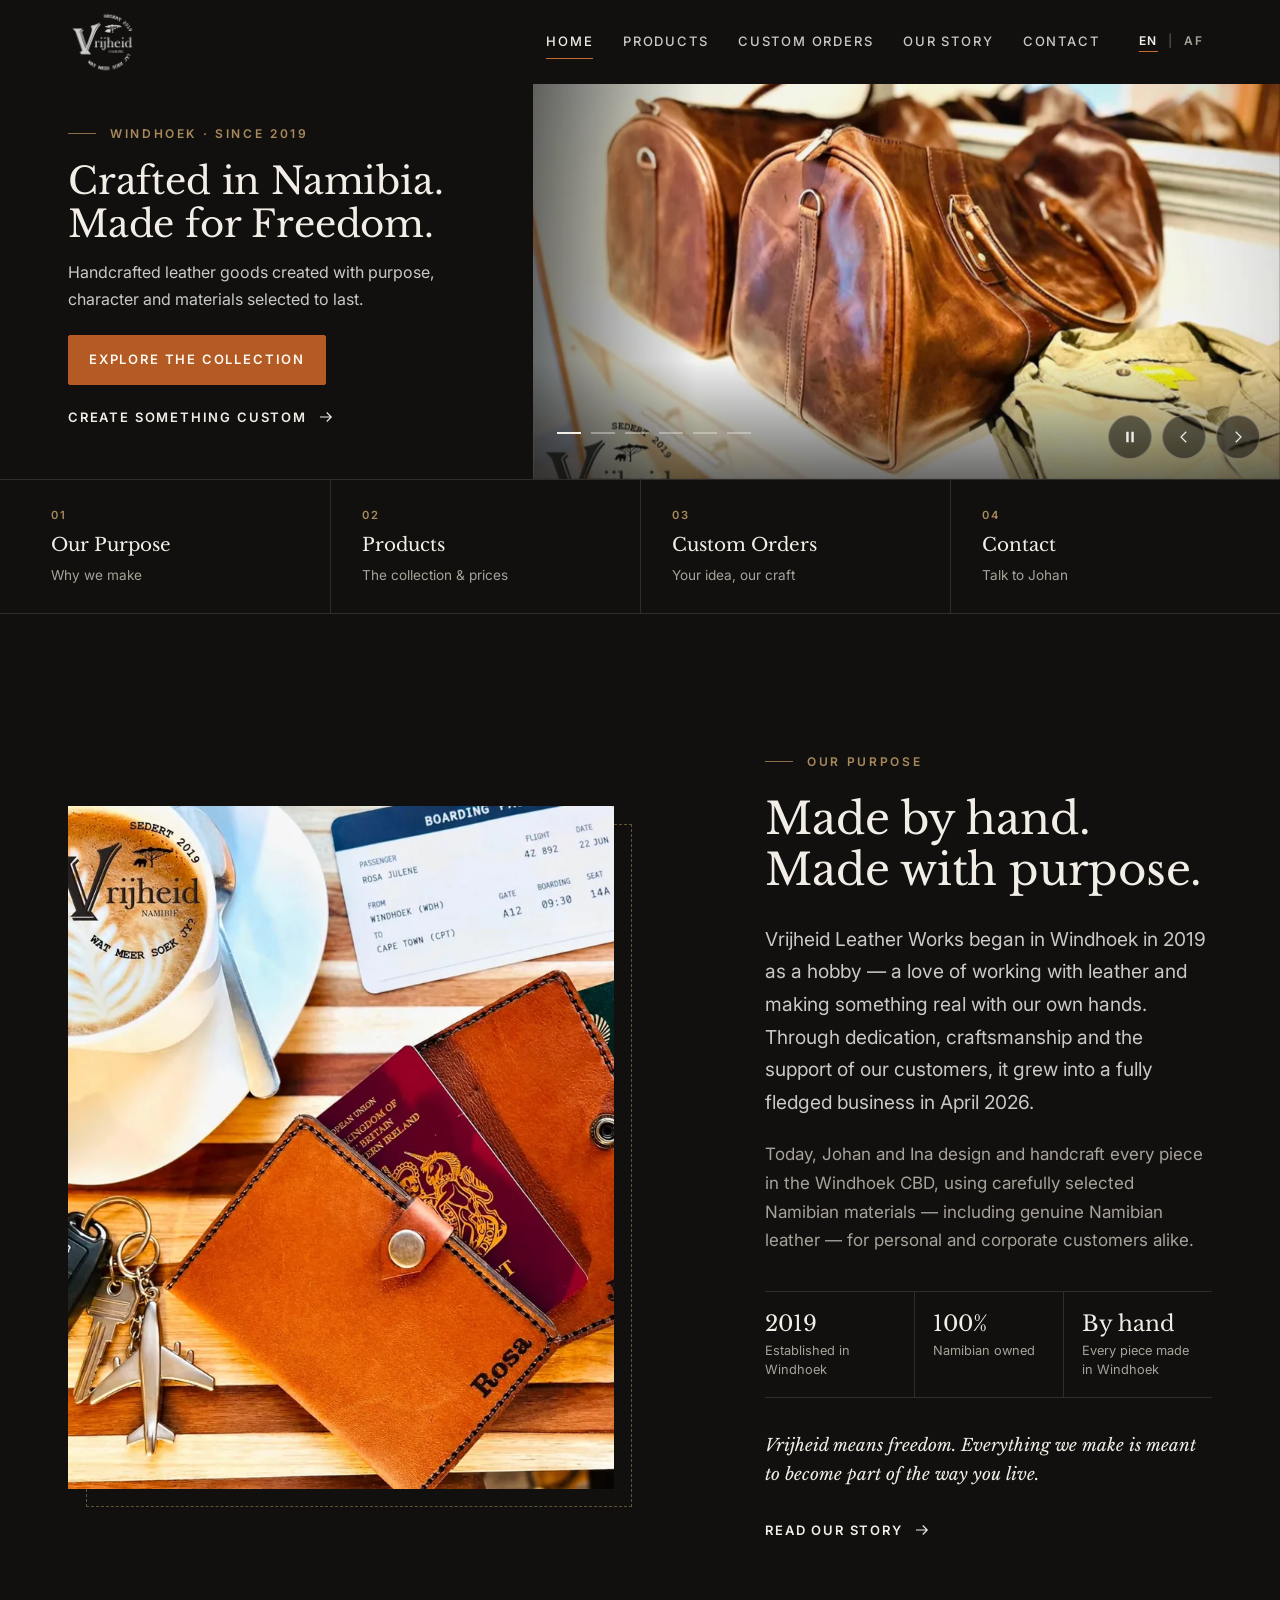
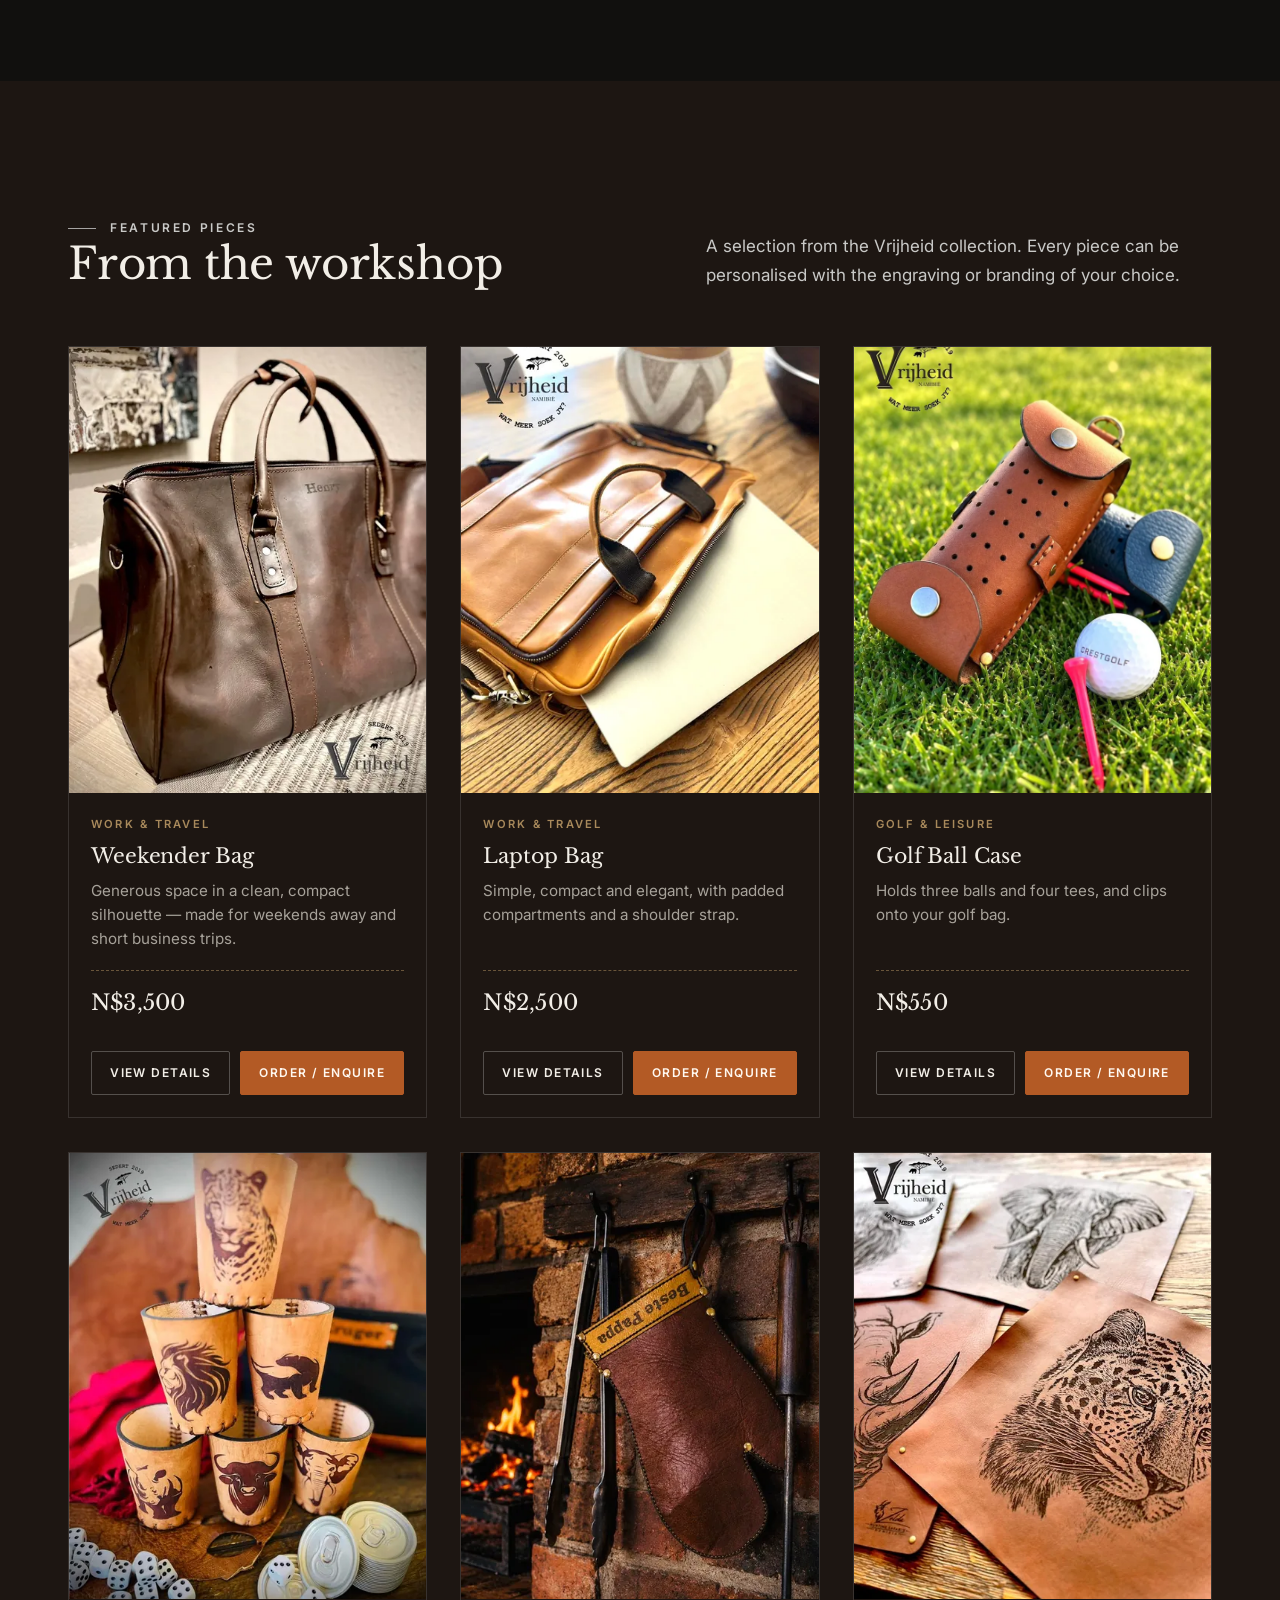
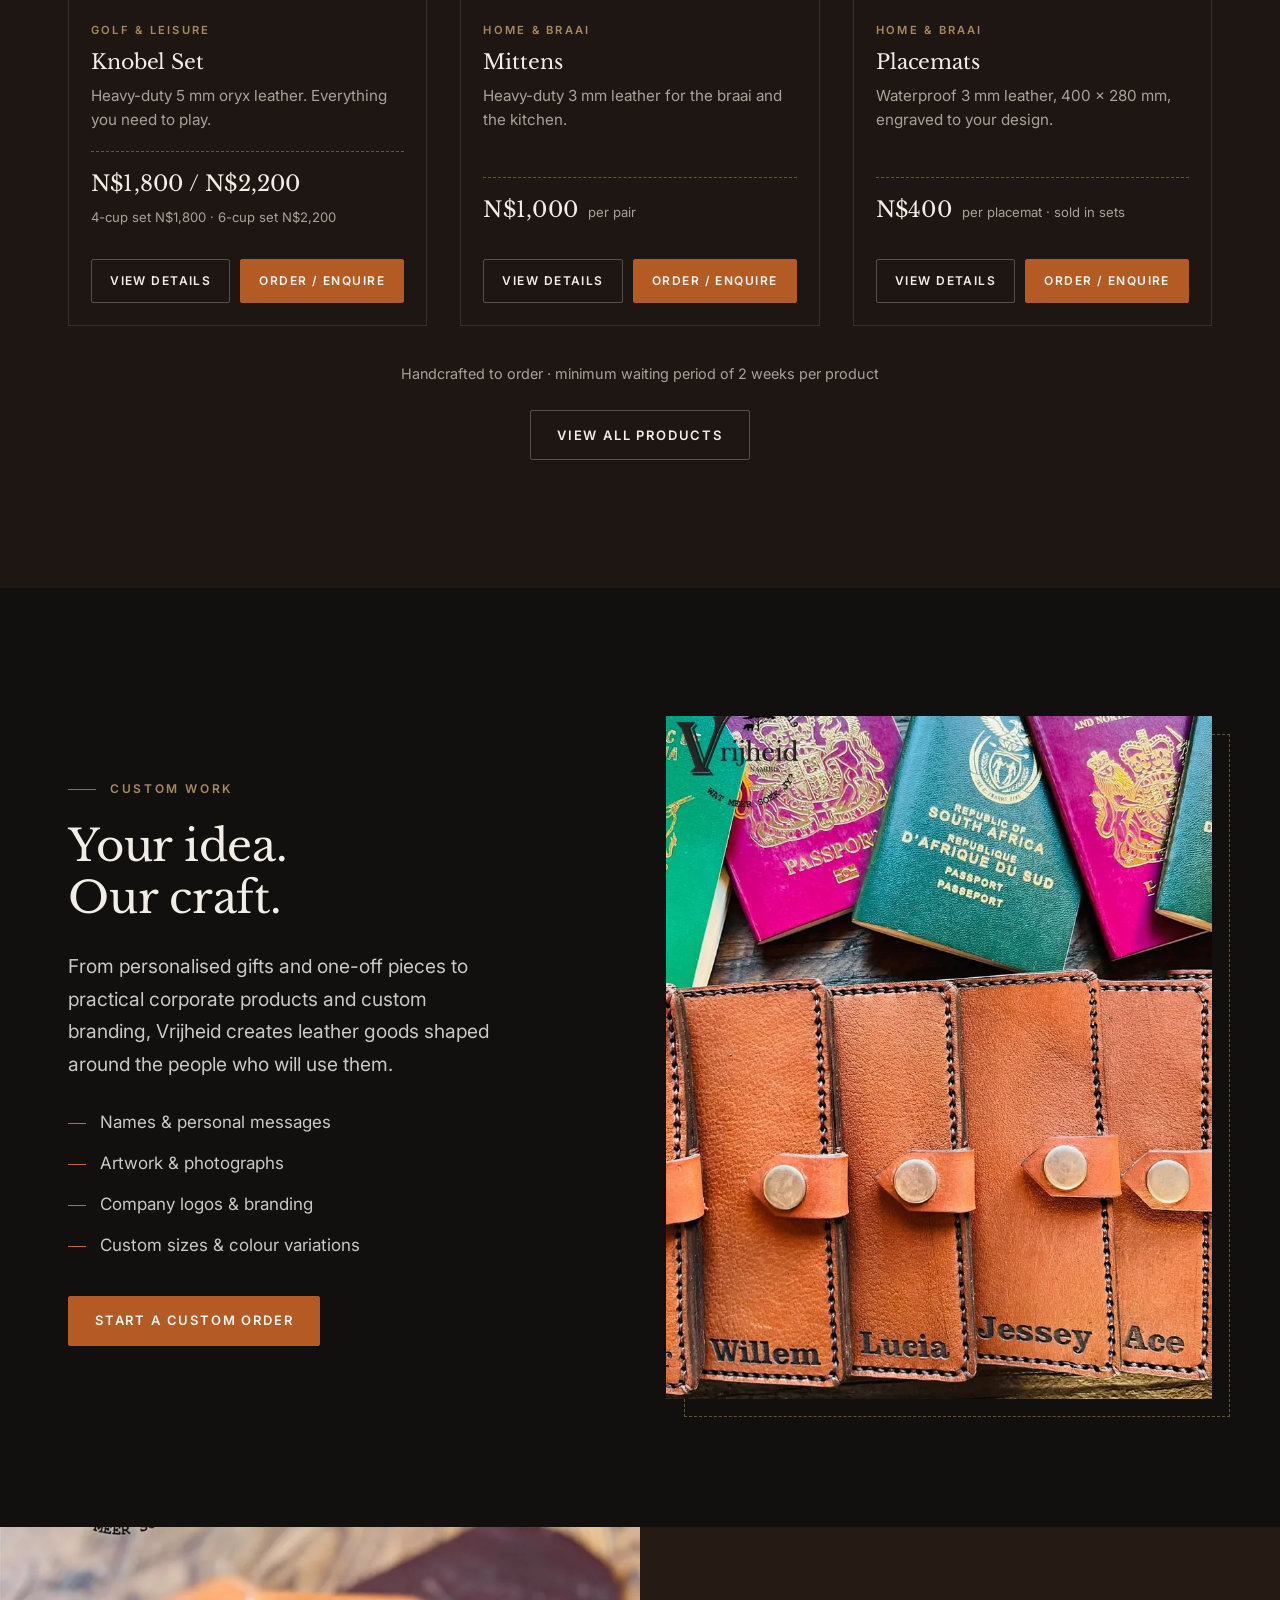
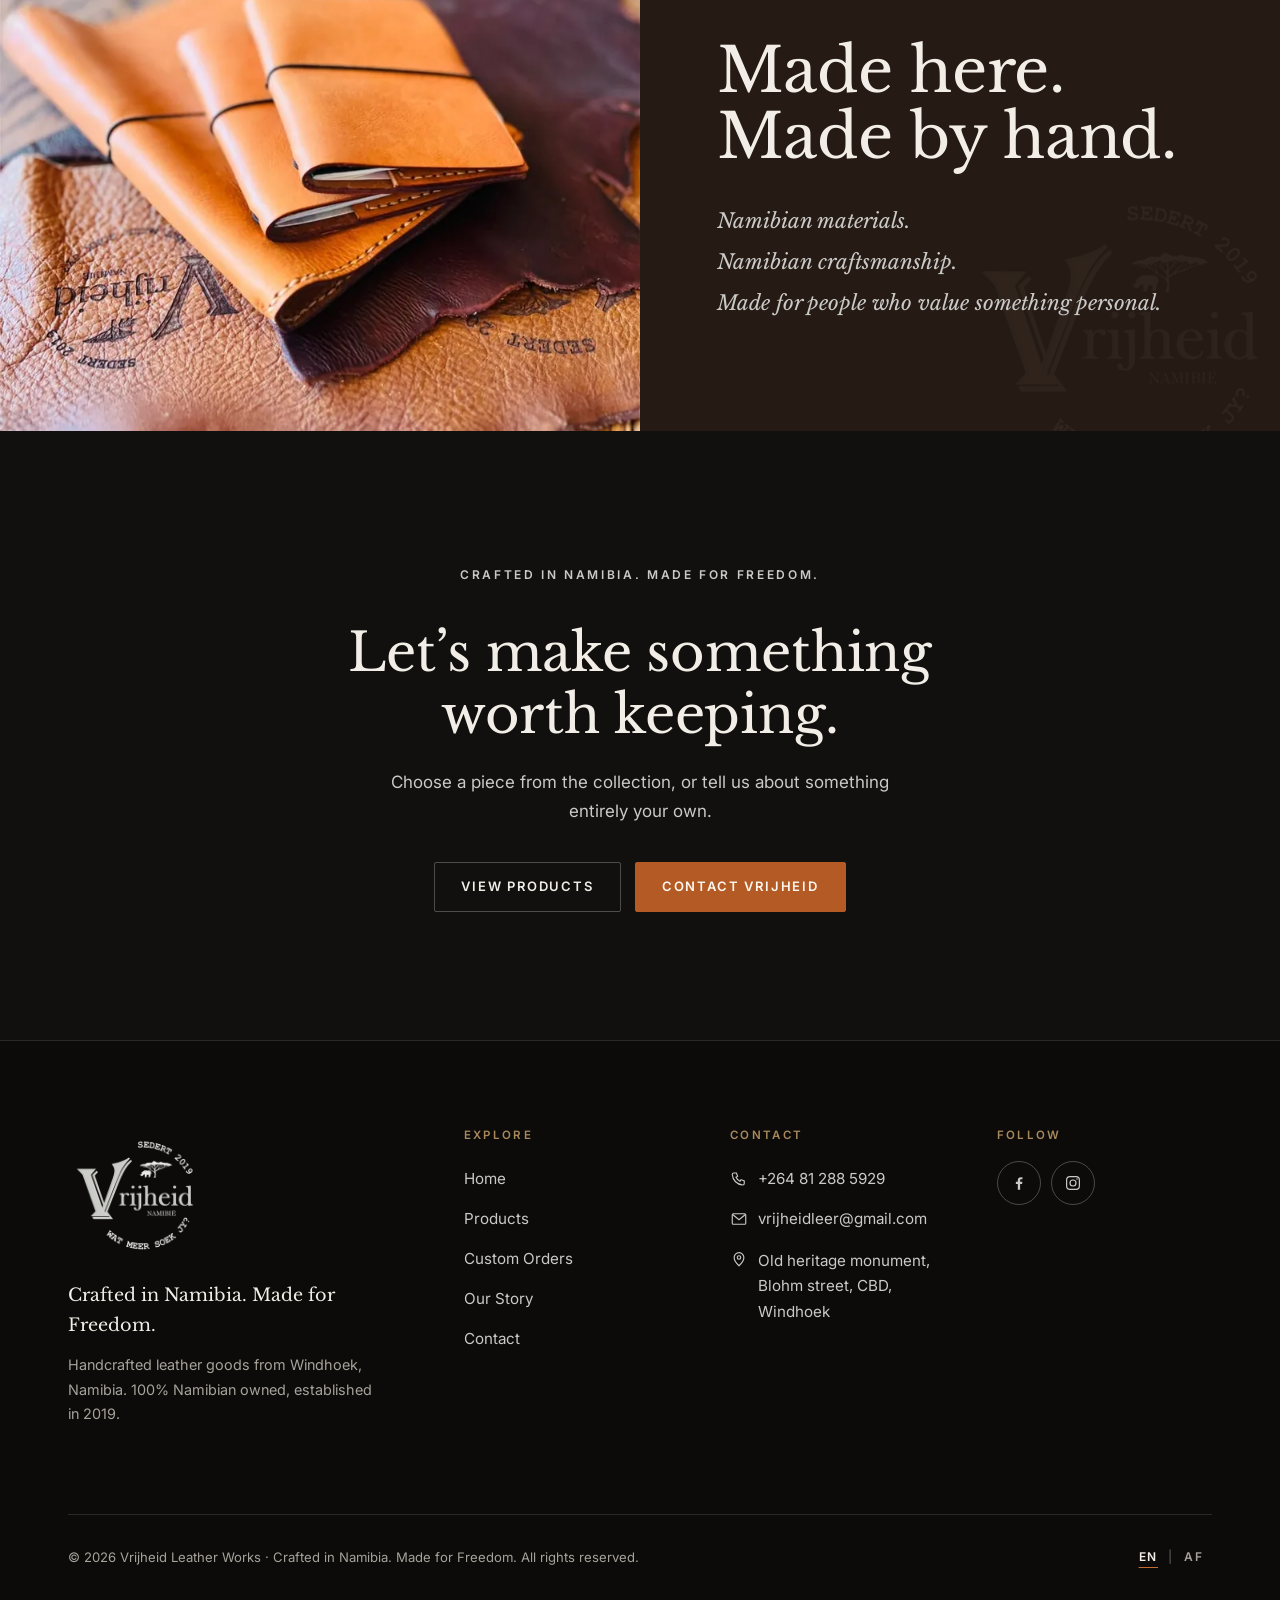
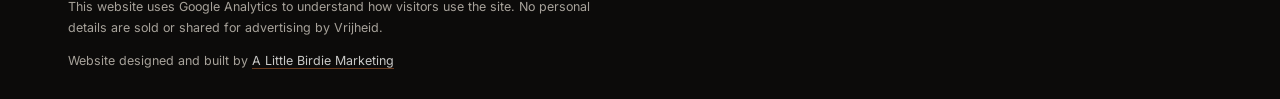
<file: index.html>
<!doctype html>
<html lang="en" class="no-js">
<head>
<meta charset="utf-8">
<!-- Google tag (gtag.js) — Google Analytics 4 -->
<script async src="https://www.googletagmanager.com/gtag/js?id=G-CBVJHGR32F"></script>
<script>
  window.dataLayer = window.dataLayer || [];
  function gtag(){dataLayer.push(arguments);}
  gtag('js', new Date());
  gtag('config', 'G-CBVJHGR32F');
</script>
<meta name="viewport" content="width=device-width, initial-scale=1">
<title>Vrijheid Leather Works | Handmade Leather Goods · Windhoek, Namibia</title>
<meta name="description" content="Handcrafted leather goods made in Windhoek from genuine Namibian leather — bags, belts, wallets, braai and home pieces, plus custom and corporate orders. Crafted in Namibia. Made for Freedom.">
<meta name="theme-color" content="#11100E">
<link rel="canonical" href="/" data-abs>
<meta property="og:type" content="website">
<meta property="og:site_name" content="Vrijheid Leather Works">
<meta property="og:locale" content="en_NA">
<meta property="og:locale:alternate" content="af_NA">
<meta property="og:title" content="Vrijheid Leather Works | Handmade Leather Goods · Windhoek, Namibia">
<meta property="og:description" content="Handcrafted leather goods made in Windhoek from genuine Namibian leather — bags, belts, wallets, braai and home pieces, plus custom and corporate orders. Crafted in Namibia. Made for Freedom.">
<meta property="og:url" content="/" data-abs>
<meta property="og:image" content="/assets/images/site/og-default.jpg" data-abs>
<meta property="og:image:width" content="1200">
<meta property="og:image:height" content="630">
<meta property="og:image:alt" content="Handcrafted Vrijheid leather weekender bags">
<meta name="twitter:card" content="summary_large_image">
<meta name="twitter:title" content="Vrijheid Leather Works | Handmade Leather Goods · Windhoek, Namibia">
<meta name="twitter:description" content="Handcrafted leather goods made in Windhoek from genuine Namibian leather — bags, belts, wallets, braai and home pieces, plus custom and corporate orders. Crafted in Namibia. Made for Freedom.">
<meta name="twitter:image" content="/assets/images/site/og-default.jpg" data-abs>
<link rel="icon" type="image/png" sizes="64x64" href="assets/logo/favicon-64.png">
<link rel="apple-touch-icon" href="assets/logo/apple-touch-icon.png">
<link rel="preconnect" href="https://fonts.googleapis.com">
<link rel="preconnect" href="https://fonts.gstatic.com" crossorigin>
<link rel="stylesheet" href="https://fonts.googleapis.com/css2?family=Inter:wght@400;500;600&family=Libre+Baskerville:ital,wght@0,400;0,700;1,400&display=swap">
<link rel="stylesheet" href="assets/css/styles.css">
<script type="application/ld+json">
{
  "@context": "https://schema.org",
  "@type": "LocalBusiness",
  "@id": "/#business",
  "name": "Vrijheid Leather Works",
  "alternateName": "Vrijheid",
  "slogan": "Crafted in Namibia. Made for Freedom.",
  "description": "Handcrafted leather goods made in Windhoek, Namibia, from carefully selected Namibian materials including genuine Namibian leather. Personal, custom and corporate orders.",
  "url": "/",
  "logo": "/assets/logo/icon-512.png",
  "image": "/assets/images/site/og-default.jpg",
  "telephone": "+264 81 288 5929",
  "email": "vrijheidleer@gmail.com",
  "foundingDate": "2019",
  "founder": [
    {
      "@type": "Person",
      "name": "Johan"
    },
    {
      "@type": "Person",
      "name": "Ina"
    }
  ],
  "address": {
    "@type": "PostalAddress",
    "streetAddress": "Old heritage monument, Blohm Street, CBD",
    "addressLocality": "Windhoek",
    "addressRegion": "Khomas",
    "addressCountry": "NA"
  },
  "areaServed": {
    "@type": "Country",
    "name": "Namibia"
  },
  "currenciesAccepted": "NAD",
  "knowsLanguage": [
    "en",
    "af"
  ],
  "sameAs": [
    "https://www.facebook.com/Vrijheid2",
    "https://www.instagram.com/vrijheid3006/"
  ]
}
</script>
</head>
<body data-page="home">
<a class="skip-link" href="#main" data-i18n="skip">Skip to content</a>
<header class="site-header">
  <div class="wrap header-inner">
    <a class="brand" href="index.html" aria-label="Vrijheid Leather Works — home" data-i18n-attr="aria-label:nav.homeLogo">
      <img src="assets/logo/vrijheid-logo-light-160.webp" srcset="assets/logo/vrijheid-logo-light-160.webp 160w, assets/logo/vrijheid-logo-light-320.webp 320w" sizes="80px" width="532" height="469" alt="Vrijheid Leather Works">
    </a>
    <div class="header-mobile-tools">
      <div class="lang lang--mobile" role="group" aria-label="Choose language" data-i18n-attr="aria-label:lang.group">
          <button type="button" data-lang-btn="en" aria-pressed="true" lang="en"><span aria-hidden="true">EN</span><span class="visually-hidden">English</span></button>
          <span class="sep" aria-hidden="true">|</span>
          <button type="button" data-lang-btn="af" aria-pressed="false" lang="af"><span aria-hidden="true">AF</span><span class="visually-hidden">Afrikaans</span></button>
        </div>
      <button class="menu-toggle" type="button" aria-expanded="false" aria-controls="site-nav" aria-label="Open menu" data-i18n-attr="aria-label:nav.open">
        <span class="bars" aria-hidden="true"><span></span><span></span><span></span></span>
      </button>
    </div>
    <nav class="nav" id="site-nav" aria-label="Main navigation" data-i18n-attr="aria-label:nav.main">
      <ul class="nav-list"><li><a href="index.html" aria-current="page" data-i18n="nav.home">Home</a></li><li><a href="products.html" data-i18n="nav.products">Products</a></li><li><a href="custom-orders.html" data-i18n="nav.custom">Custom Orders</a></li><li><a href="our-story.html" data-i18n="nav.story">Our Story</a></li><li><a href="contact.html" data-i18n="nav.contact">Contact</a></li></ul>
      <div class="lang lang--desktop" role="group" aria-label="Choose language" data-i18n-attr="aria-label:lang.group">
          <button type="button" data-lang-btn="en" aria-pressed="true" lang="en"><span aria-hidden="true">EN</span><span class="visually-hidden">English</span></button>
          <span class="sep" aria-hidden="true">|</span>
          <button type="button" data-lang-btn="af" aria-pressed="false" lang="af"><span aria-hidden="true">AF</span><span class="visually-hidden">Afrikaans</span></button>
        </div>
      <div class="nav-mobile-extra">
        <a href="tel:+264812885929"><svg viewBox="0 0 24 24" width="18" height="18" fill="none" stroke="currentColor" stroke-width="1.5" aria-hidden="true" focusable="false"><path d="M5 4h3.5l1.7 4.3-2.2 1.4a11 11 0 005.3 5.3l1.4-2.2L19 14.5V18a2 2 0 01-2 2A15 15 0 013 6a2 2 0 012-2z"/></svg><span>+264 81 288 5929</span></a>
        <a href="mailto:vrijheidleer@gmail.com"><svg viewBox="0 0 24 24" width="18" height="18" fill="none" stroke="currentColor" stroke-width="1.5" aria-hidden="true" focusable="false"><rect x="3" y="5" width="18" height="14" rx="1.5"/><path d="M3.5 6l8.5 7 8.5-7"/></svg><span>vrijheidleer@gmail.com</span></a>
        <div class="social-row" style="margin-top:16px"><a class="social-link" href="https://www.facebook.com/Vrijheid2" target="_blank" rel="noopener noreferrer"><svg viewBox="0 0 24 24" fill="currentColor" aria-hidden="true" focusable="false"><path d="M13.5 21v-7.6h2.6l.4-3h-3V8.5c0-.9.3-1.5 1.5-1.5h1.6V4.3c-.3 0-1.2-.1-2.3-.1-2.3 0-3.9 1.4-3.9 4v2.2H7.8v3h2.6V21h3.1z"/></svg><span>Facebook · Vrijheid</span><span class="visually-hidden"> — <span data-i18n="social.fb">Visit Vrijheid on Facebook</span> <span data-i18n="social.newTab">(opens in a new tab)</span></span></a><a class="social-link" href="https://www.instagram.com/vrijheid3006/" target="_blank" rel="noopener noreferrer"><svg viewBox="0 0 24 24" fill="none" stroke="currentColor" stroke-width="1.6" aria-hidden="true" focusable="false"><rect x="3.5" y="3.5" width="17" height="17" rx="4.5"/><circle cx="12" cy="12" r="4"/><circle cx="17.3" cy="6.7" r="1" fill="currentColor" stroke="none"/></svg><span>Instagram · @vrijheid3006</span><span class="visually-hidden"> — <span data-i18n="social.ig">Follow Vrijheid on Instagram</span> <span data-i18n="social.newTab">(opens in a new tab)</span></span></a></div>
      </div>
    </nav>
  </div>
</header>
<main id="main">
  <section class="hero" data-hero aria-roledescription="carousel" aria-label="Vrijheid photographs" data-i18n-attr="aria-label:hero.label">
    <div class="hero-grid">
      <div class="hero-copy">
        <p class="eyebrow" data-i18n="hero.eyebrow">Windhoek · Since 2019</p>
        <h1 class="hero-title" data-i18n-html="brand.lineHtml">Crafted in Namibia.<br>Made for Freedom.</h1>
        <p class="hero-text" data-i18n="hero.text">Handcrafted leather goods created with purpose, character and materials selected to last.</p>
        <div class="btn-row">
          <a class="btn btn--primary" href="products.html" data-i18n="cta.explore">Explore the collection</a>
          <a class="link-arrow" href="custom-orders.html"><span data-i18n="cta.createCustom">Create something custom</span><svg viewBox="0 0 24 24" width="18" height="18" fill="none" stroke="currentColor" stroke-width="1.5" aria-hidden="true" focusable="false"><path d="M4 12h15M13 6l6 6-6 6"/></svg></a>
        </div>
      </div>
      <div class="hero-gallery">
        <ul class="hero-slides"><li class="hero-slide is-active" aria-roledescription="slide" aria-hidden="false"><img src="assets/images/products/hero-weekender-bags-800.webp" srcset="assets/images/products/hero-weekender-bags-480.webp 480w, assets/images/products/hero-weekender-bags-800.webp 800w, assets/images/products/hero-weekender-bags-1200.webp 1200w, assets/images/products/hero-weekender-bags-1600.webp 1600w" sizes="(max-width: 860px) 100vw, 60vw" width="2048" height="1458" alt="Two handcrafted Vrijheid leather weekender bags on a shelf" data-i18n-attr="alt:hero.alt1" loading="eager" decoding="async" fetchpriority="high" style="object-position:50% 45%"></li><li class="hero-slide" aria-roledescription="slide" aria-hidden="true"><img src="assets/images/site/hero-lion-placemat-800.webp" srcset="assets/images/site/hero-lion-placemat-480.webp 480w, assets/images/site/hero-lion-placemat-800.webp 800w, assets/images/site/hero-lion-placemat-1080.webp 1080w" sizes="(max-width: 860px) 100vw, 60vw" width="1080" height="742" alt="Leather placemat engraved with a detailed lion portrait" data-i18n-attr="alt:hero.alt2" loading="lazy" decoding="async" style="object-position:62% 45%"></li><li class="hero-slide" aria-roledescription="slide" aria-hidden="true"><img src="assets/images/products/deskpad-800.webp" srcset="assets/images/products/deskpad-480.webp 480w, assets/images/products/deskpad-800.webp 800w, assets/images/products/deskpad-1080.webp 1080w" sizes="(max-width: 860px) 100vw, 60vw" width="1080" height="878" alt="Leather deskpad with a laptop in front of a window overlooking the Namibian bush" data-i18n-attr="alt:hero.alt3" loading="lazy" decoding="async" style="object-position:50% 62%"></li><li class="hero-slide" aria-roledescription="slide" aria-hidden="true"><img src="assets/images/site/hero-personalised-wallet-800.webp" srcset="assets/images/site/hero-personalised-wallet-480.webp 480w, assets/images/site/hero-personalised-wallet-800.webp 800w, assets/images/site/hero-personalised-wallet-1200.webp 1200w, assets/images/site/hero-personalised-wallet-1280.webp 1280w" sizes="(max-width: 860px) 100vw, 60vw" width="1280" height="922" alt="Personalised leather wallet with an engraved family message" data-i18n-attr="alt:hero.alt4" loading="lazy" decoding="async" style="object-position:40% 55%"></li><li class="hero-slide" aria-roledescription="slide" aria-hidden="true"><img src="assets/images/products/golf-ball-case-800.webp" srcset="assets/images/products/golf-ball-case-480.webp 480w, assets/images/products/golf-ball-case-800.webp 800w, assets/images/products/golf-ball-case-900.webp 900w" sizes="(max-width: 860px) 100vw, 60vw" width="900" height="1280" alt="Tan leather golf ball case on the grass beside a golf ball and tee" data-i18n-attr="alt:hero.alt5" loading="lazy" decoding="async" style="object-position:50% 62%"></li><li class="hero-slide" aria-roledescription="slide" aria-hidden="true"><img src="assets/images/products/mittens-in-use-800.webp" srcset="assets/images/products/mittens-in-use-480.webp 480w, assets/images/products/mittens-in-use-800.webp 800w, assets/images/products/mittens-in-use-1200.webp 1200w" sizes="(max-width: 860px) 100vw, 60vw" width="1280" height="968" alt="Engraved leather mitten lifting a cast-iron pot from the oven" data-i18n-attr="alt:hero.alt6" loading="lazy" decoding="async" style="object-position:55% 50%"></li></ul>
        <div class="hero-controls">
          <ul class="hero-dots"></ul>
          <button class="icon-btn" type="button" data-hero-toggle aria-label="Pause slideshow"><svg class="i-pause" viewBox="0 0 24 24" fill="currentColor" aria-hidden="true" focusable="false"><rect x="7" y="5" width="3.2" height="14"/><rect x="13.8" y="5" width="3.2" height="14"/></svg><svg class="i-play" viewBox="0 0 24 24" fill="currentColor" aria-hidden="true" focusable="false" style="display:none"><path d="M8 5.5v13l11-6.5z"/></svg></button>
          <button class="icon-btn" type="button" data-hero-prev aria-label="Previous photograph" data-i18n-attr="aria-label:hero.prev"><svg viewBox="0 0 24 24" fill="none" stroke="currentColor" stroke-width="1.6" aria-hidden="true" focusable="false"><path d="M15 5l-7 7 7 7"/></svg></button>
          <button class="icon-btn" type="button" data-hero-next aria-label="Next photograph" data-i18n-attr="aria-label:hero.next"><svg viewBox="0 0 24 24" fill="none" stroke="currentColor" stroke-width="1.6" aria-hidden="true" focusable="false"><path d="M9 5l7 7-7 7"/></svg></button>
        </div>
        <p class="visually-hidden" aria-live="polite" data-hero-live></p>
      </div>
    </div>
  </section>

  <nav class="quicknav" aria-label="Quick navigation" data-i18n-attr="aria-label:quick.label">
    <div class="wrap" style="padding:0"><ul><li><a href="#purpose"><span class="qn-num">01</span><span class="qn-title" data-i18n="quick.purpose">Our Purpose</span><span class="qn-sub" data-i18n="quick.purposeSub">Why we make</span></a></li><li><a href="#featured"><span class="qn-num">02</span><span class="qn-title" data-i18n="quick.products">Products</span><span class="qn-sub" data-i18n="quick.productsSub">The collection & prices</span></a></li><li><a href="#custom"><span class="qn-num">03</span><span class="qn-title" data-i18n="quick.custom">Custom Orders</span><span class="qn-sub" data-i18n="quick.customSub">Your idea, our craft</span></a></li><li><a href="#get-in-touch"><span class="qn-num">04</span><span class="qn-title" data-i18n="quick.contact">Contact</span><span class="qn-sub" data-i18n="quick.contactSub">Talk to Johan</span></a></li></ul></div>
  </nav>

  <section class="section" id="purpose" aria-labelledby="purpose-title">
    <div class="wrap split">
      <div class="split__media reveal">
        <div class="frame-offset"><div class="frame frame--portrait"><img src="assets/images/site/story-travel-800.webp" srcset="assets/images/site/story-travel-480.webp 480w, assets/images/site/story-travel-800.webp 800w, assets/images/site/story-travel-1200.webp 1200w" sizes="(max-width: 860px) 100vw, 50vw" width="1800" height="2048" alt="Engraved leather travel document cover with a passport, boarding pass and coffee" data-i18n-attr="alt:purpose.imgAlt" loading="lazy" decoding="async"></div></div>
      </div>
      <div class="split__body reveal">
        <p class="eyebrow" data-i18n="purpose.eyebrow">Our Purpose</p>
        <h2 id="purpose-title" data-i18n-html="purpose.title">Made by hand.<br>Made with purpose.</h2>
        <p class="lead" data-i18n="purpose.p1">Vrijheid Leather Works began in Windhoek in 2019 as a hobby — a love of working with leather and making something real with our own hands. Through dedication, craftsmanship and the support of our customers, it grew into a fully fledged business in April 2026.</p>
        <p class="muted" data-i18n="purpose.p2">Today, Johan and Ina design and handcraft every piece in the Windhoek CBD, using carefully selected Namibian materials — including genuine Namibian leather — for personal and corporate customers alike.</p>
        <div class="facts">
          <div class="fact"><span class="fact__n" data-i18n="fact.1n">2019</span><span class="fact__l" data-i18n="fact.1">Established in Windhoek</span></div>
          <div class="fact"><span class="fact__n" data-i18n="fact.2n">100%</span><span class="fact__l" data-i18n="fact.2">Namibian owned</span></div>
          <div class="fact"><span class="fact__n" data-i18n="fact.3n">By hand</span><span class="fact__l" data-i18n="fact.3">Every piece made in Windhoek</span></div>
        </div>
        <p class="serif" style="color:var(--ivory);font-style:italic" data-i18n="purpose.p3">Vrijheid means freedom. Everything we make is meant to become part of the way you live.</p>
        <a class="link-arrow" href="our-story.html"><span data-i18n="cta.story">Read our story</span><svg viewBox="0 0 24 24" width="18" height="18" fill="none" stroke="currentColor" stroke-width="1.5" aria-hidden="true" focusable="false"><path d="M4 12h15M13 6l6 6-6 6"/></svg></a>
      </div>
    </div>
  </section>

  <section class="section section--choc" id="featured" aria-labelledby="featured-title">
    <div class="wrap">
      <div class="section-head reveal">
        <div>
          <p class="eyebrow" data-i18n="featured.eyebrow">Featured pieces</p>
          <h2 id="featured-title" data-i18n="featured.title">From the workshop</h2>
        </div>
        <p data-i18n="featured.text">A selection from the Vrijheid collection. Every piece can be personalised with the engraving or branding of your choice.</p>
      </div>
      <div class="product-grid" data-featured-products></div>
      <noscript><p class="muted">Please enable JavaScript to browse the collection, or contact Johan on +264 81 288 5929 or vrijheidleer@gmail.com for the full catalogue and prices.</p></noscript>
      <p class="muted center" style="margin:36px 0 0;font-size:.9rem" data-i18n="wait.short">Handcrafted to order · minimum waiting period of 2 weeks per product</p>
      <div class="grid-more" style="margin-top:24px"><a class="btn btn--ghost" href="products.html" data-i18n="cta.viewAll">View all products</a></div>
    </div>
  </section>

  <section class="section custom-band" id="custom" aria-labelledby="custom-title">
    <div class="wrap split split--reverse">
      <div class="split__media reveal">
        <div class="frame-offset"><div class="frame frame--portrait"><img src="assets/images/site/custom-named-covers-800.webp" srcset="assets/images/site/custom-named-covers-480.webp 480w, assets/images/site/custom-named-covers-800.webp 800w, assets/images/site/custom-named-covers-1200.webp 1200w" sizes="(max-width: 860px) 100vw, 50vw" width="1522" height="2048" alt="Four leather document covers, each engraved with a different name" data-i18n-attr="alt:customHome.imgAlt" loading="lazy" decoding="async" style="object-position:50% 70%"></div></div>
      </div>
      <div class="split__body reveal">
        <p class="eyebrow" data-i18n="customHome.eyebrow">Custom work</p>
        <h2 id="custom-title" data-i18n-html="customHome.title">Your idea.<br>Our craft.</h2>
        <p class="lead" data-i18n="customHome.text">From personalised gifts and one-off pieces to practical corporate products and custom branding, Vrijheid creates leather goods shaped around the people who will use them.</p>
        <ul class="ticks">
          <li data-i18n="customHome.l1">Names & personal messages</li>
          <li data-i18n="customHome.l2">Artwork & photographs</li>
          <li data-i18n="customHome.l3">Company logos & branding</li>
          <li data-i18n="customHome.l4">Custom sizes & colour variations</li>
        </ul>
        <div class="btn-row"><a class="btn btn--primary" href="custom-orders.html" data-i18n="cta.startCustom">Start a custom order</a></div>
      </div>
    </div>
  </section>

  <section class="statement" aria-labelledby="statement-title">
    <div class="statement__grid">
      <div class="statement__media"><img src="assets/images/site/story-leather-hide-800.webp" srcset="assets/images/site/story-leather-hide-480.webp 480w, assets/images/site/story-leather-hide-800.webp 800w, assets/images/site/story-leather-hide-936.webp 936w" sizes="(max-width: 860px) 100vw, 50vw" width="936" height="1280" alt="Hand-cut tan leather pieces resting on a natural leather hide" data-i18n-attr="alt:statement.imgAlt" loading="lazy" decoding="async"></div>
      <div class="statement__body">
        <img class="watermark" src="assets/logo/vrijheid-logo-light-320.webp" width="532" height="469" alt="" aria-hidden="true" loading="lazy">
        <h2 id="statement-title" class="reveal" data-i18n-html="statement.title">Made here.<br>Made by hand.</h2>
        <ul class="statement__lines reveal">
          <li data-i18n="statement.l1">Namibian materials.</li>
          <li data-i18n="statement.l2">Namibian craftsmanship.</li>
          <li data-i18n="statement.l3">Made for people who value something personal.</li>
        </ul>
      </div>
    </div>
  </section>

  <section class="section final" id="get-in-touch" aria-labelledby="final-title">
    <div class="wrap reveal">
      <p class="eyebrow eyebrow--center" data-i18n="brand.line">Crafted in Namibia. Made for Freedom.</p>
      <h2 id="final-title" data-i18n="final.title">Let’s make something worth keeping.</h2>
      <p data-i18n="final.text">Choose a piece from the collection, or tell us about something entirely your own.</p>
      <div class="btn-row">
        <a class="btn btn--ghost" href="products.html" data-i18n="cta.viewProducts">View products</a>
        <a class="btn btn--primary" href="contact.html" data-i18n="cta.contact">Contact Vrijheid</a>
      </div>
    </div>
  </section>
</main>
<footer class="site-footer">
  <div class="wrap">
    <div class="footer-grid">
      <div class="footer-brand">
        <img src="assets/logo/vrijheid-logo-light-320.webp" width="532" height="469" alt="Vrijheid Leather Works" loading="lazy">
        <p class="line" data-i18n="brand.line">Crafted in Namibia. Made for Freedom.</p>
        <p data-i18n="footer.about">Handcrafted leather goods from Windhoek, Namibia. 100% Namibian owned, established in 2019.</p>
      </div>
      <div class="footer-col">
        <h2 data-i18n="footer.explore">Explore</h2>
        <ul><li><a href="index.html" data-i18n="nav.home">Home</a></li><li><a href="products.html" data-i18n="nav.products">Products</a></li><li><a href="custom-orders.html" data-i18n="nav.custom">Custom Orders</a></li><li><a href="our-story.html" data-i18n="nav.story">Our Story</a></li><li><a href="contact.html" data-i18n="nav.contact">Contact</a></li></ul>
      </div>
      <div class="footer-col">
        <h2 data-i18n="footer.contact">Contact</h2>
        <address>
          <ul>
            <li><a href="tel:+264812885929"><svg viewBox="0 0 24 24" width="18" height="18" fill="none" stroke="currentColor" stroke-width="1.5" aria-hidden="true" focusable="false"><path d="M5 4h3.5l1.7 4.3-2.2 1.4a11 11 0 005.3 5.3l1.4-2.2L19 14.5V18a2 2 0 01-2 2A15 15 0 013 6a2 2 0 012-2z"/></svg><span>+264 81 288 5929</span></a></li>
            <li><a href="mailto:vrijheidleer@gmail.com"><svg viewBox="0 0 24 24" width="18" height="18" fill="none" stroke="currentColor" stroke-width="1.5" aria-hidden="true" focusable="false"><rect x="3" y="5" width="18" height="14" rx="1.5"/><path d="M3.5 6l8.5 7 8.5-7"/></svg><span>vrijheidleer@gmail.com</span></a></li>
            <li><span class="footer-address" style="display:inline-flex;gap:10px;align-items:flex-start;padding-top:7px;color:var(--text-soft)"><svg viewBox="0 0 24 24" width="18" height="18" fill="none" stroke="currentColor" stroke-width="1.5" aria-hidden="true" focusable="false"><path d="M12 21s-6.5-6.1-6.5-11a6.5 6.5 0 0113 0c0 4.9-6.5 11-6.5 11z"/><circle cx="12" cy="10" r="2.3"/></svg><span data-i18n="contact.location">Old heritage monument, Blohm street, CBD, Windhoek</span></span></li>
          </ul>
        </address>
      </div>
      <div class="footer-col">
        <h2 data-i18n="footer.follow">Follow</h2>
        <div class="footer-social"><a href="https://www.facebook.com/Vrijheid2" target="_blank" rel="noopener noreferrer" aria-label="Visit Vrijheid on Facebook (opens in a new tab)" data-i18n-attr="aria-label:social.fb"><svg viewBox="0 0 24 24" fill="currentColor" aria-hidden="true" focusable="false"><path d="M13.5 21v-7.6h2.6l.4-3h-3V8.5c0-.9.3-1.5 1.5-1.5h1.6V4.3c-.3 0-1.2-.1-2.3-.1-2.3 0-3.9 1.4-3.9 4v2.2H7.8v3h2.6V21h3.1z"/></svg></a><a href="https://www.instagram.com/vrijheid3006/" target="_blank" rel="noopener noreferrer" aria-label="Follow Vrijheid on Instagram (opens in a new tab)" data-i18n-attr="aria-label:social.ig"><svg viewBox="0 0 24 24" fill="none" stroke="currentColor" stroke-width="1.6" aria-hidden="true" focusable="false"><rect x="3.5" y="3.5" width="17" height="17" rx="4.5"/><circle cx="12" cy="12" r="4"/><circle cx="17.3" cy="6.7" r="1" fill="currentColor" stroke="none"/></svg></a></div>
      </div>
    </div>
    <div class="footer-bottom">
      <p style="margin:0">© <span data-year>2026</span> Vrijheid Leather Works · <span data-i18n="brand.line">Crafted in Namibia. Made for Freedom.</span> <span data-i18n="footer.rights">All rights reserved.</span></p>
      <p class="footer-privacy" data-i18n="footer.analytics">This website uses Google Analytics to understand how visitors use the site. No personal details are sold or shared for advertising by Vrijheid.</p>
      <p class="footer-credit"><span data-i18n="footer.credit">Website designed and built by</span> <a href="https://www.littlebirdie.com.na" target="_blank" rel="noopener">A Little Birdie Marketing</a></p>
      <div class="lang" role="group" aria-label="Language" data-i18n-attr="aria-label:footer.language">
        <button type="button" data-lang-btn="en" aria-pressed="true" lang="en"><span aria-hidden="true">EN</span><span class="visually-hidden">English</span></button>
        <span class="sep" aria-hidden="true">|</span>
        <button type="button" data-lang-btn="af" aria-pressed="false" lang="af"><span aria-hidden="true">AF</span><span class="visually-hidden">Afrikaans</span></button>
      </div>
    </div>
  </div>
</footer>
<script src="data/translations.js"></script>
<script src="data/images.js"></script>
<script src="data/products.js"></script>
<script src="assets/js/site-config.js"></script>
<script src="assets/js/main.js"></script>
</body>
</html>
</file>
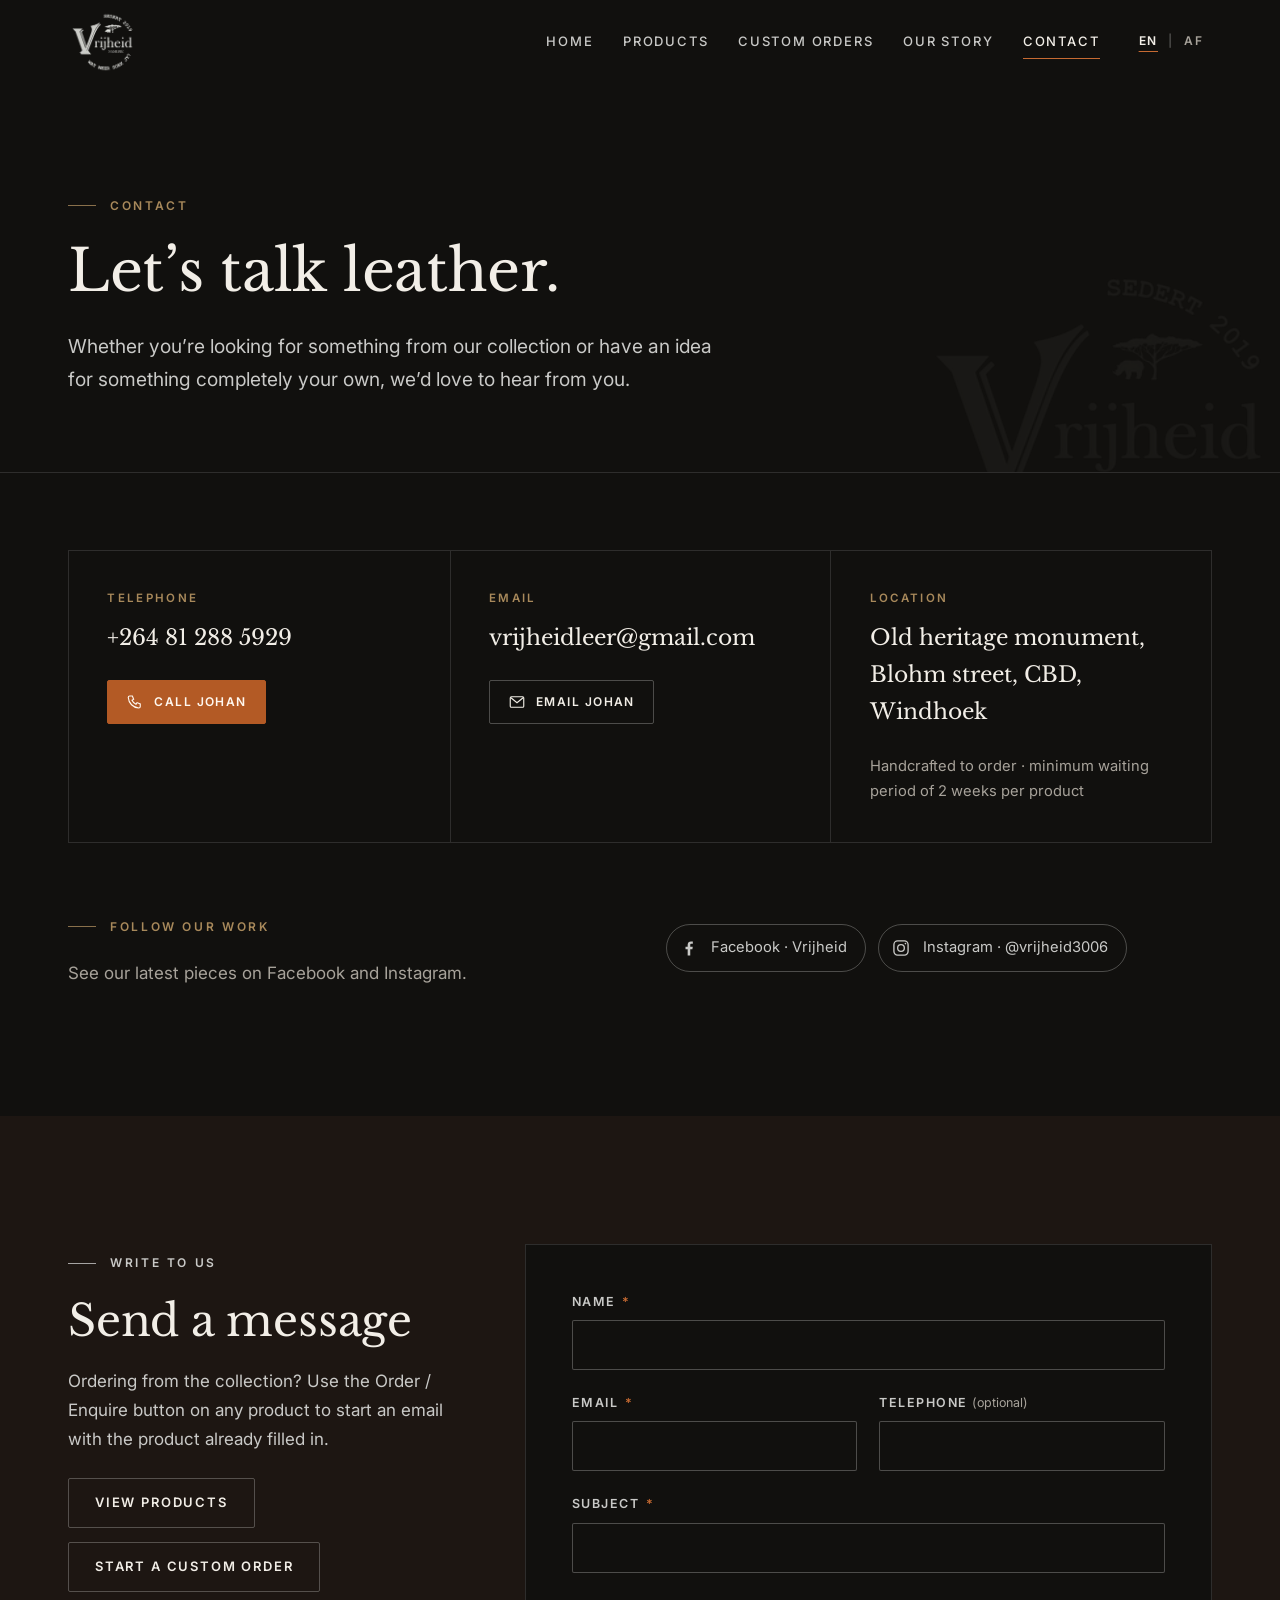
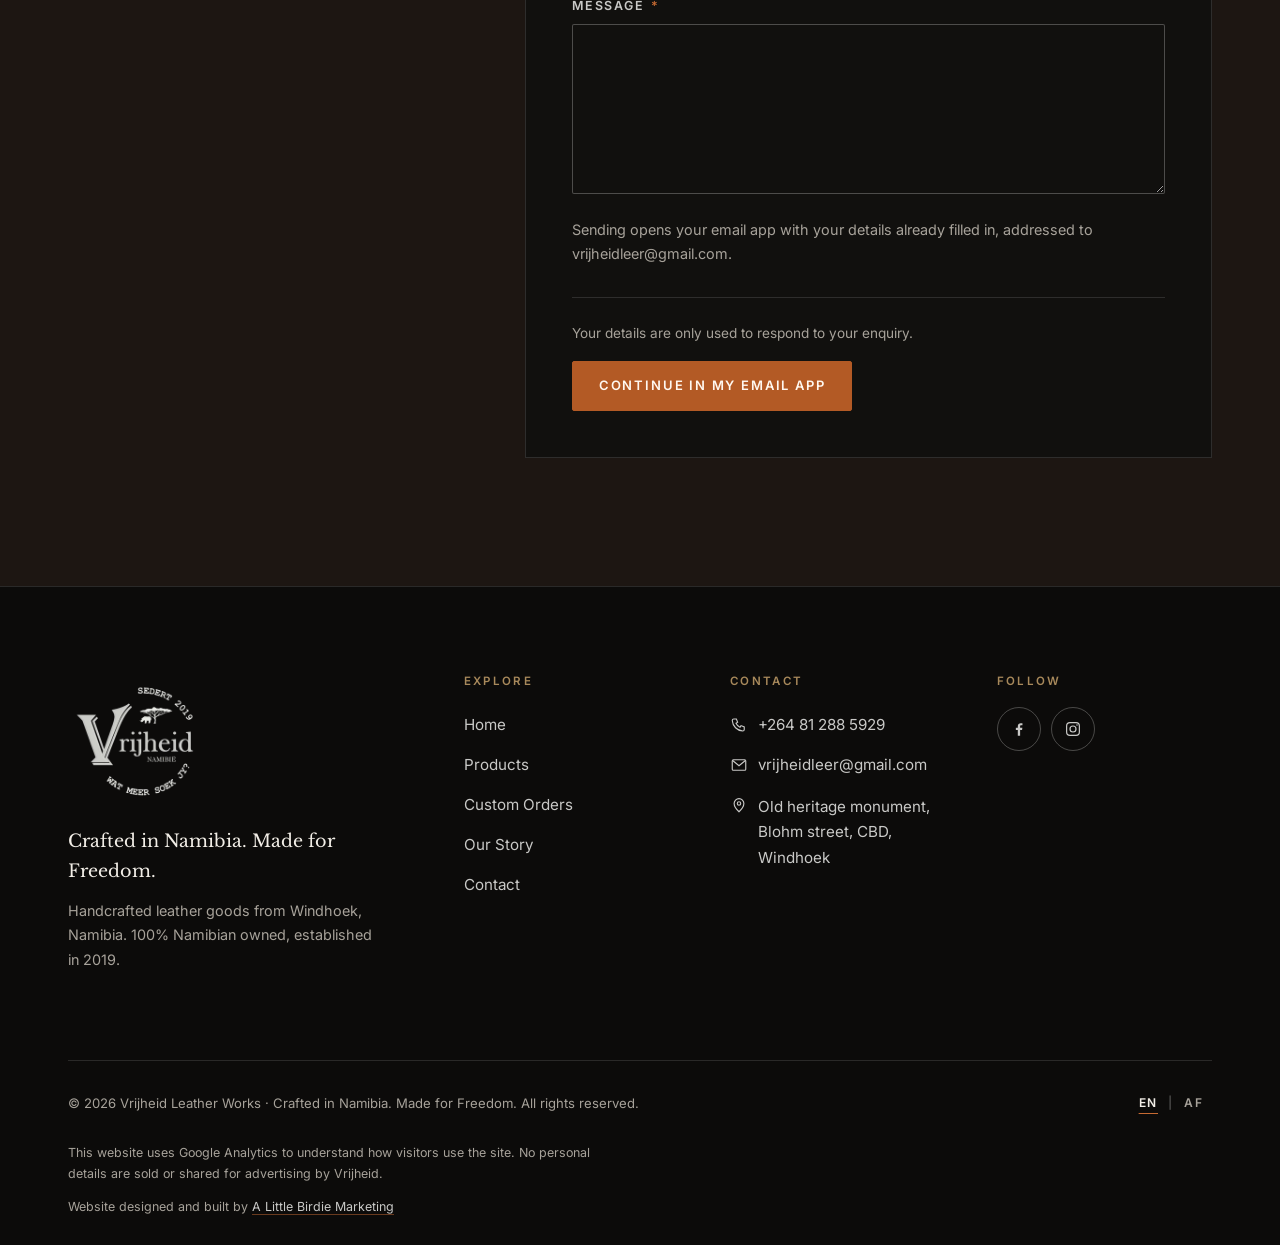
<file: contact.html>
<!doctype html>
<html lang="en" class="no-js">
<head>
<meta charset="utf-8">
<!-- Google tag (gtag.js) — Google Analytics 4 -->
<script async src="https://www.googletagmanager.com/gtag/js?id=G-CBVJHGR32F"></script>
<script>
  window.dataLayer = window.dataLayer || [];
  function gtag(){dataLayer.push(arguments);}
  gtag('js', new Date());
  gtag('config', 'G-CBVJHGR32F');
</script>
<meta name="viewport" content="width=device-width, initial-scale=1">
<title>Contact Vrijheid Leather Works | Windhoek, Namibia</title>
<meta name="description" content="Contact Johan at Vrijheid Leather Works in Windhoek, Namibia: +264 81 288 5929 or vrijheidleer@gmail.com — orders, custom leather work and corporate gifts.">
<meta name="theme-color" content="#11100E">
<link rel="canonical" href="/contact.html" data-abs>
<meta property="og:type" content="website">
<meta property="og:site_name" content="Vrijheid Leather Works">
<meta property="og:locale" content="en_NA">
<meta property="og:locale:alternate" content="af_NA">
<meta property="og:title" content="Contact Vrijheid Leather Works | Windhoek, Namibia">
<meta property="og:description" content="Contact Johan at Vrijheid Leather Works in Windhoek, Namibia: +264 81 288 5929 or vrijheidleer@gmail.com — orders, custom leather work and corporate gifts.">
<meta property="og:url" content="/contact.html" data-abs>
<meta property="og:image" content="/assets/images/site/og-default.jpg" data-abs>
<meta property="og:image:width" content="1200">
<meta property="og:image:height" content="630">
<meta property="og:image:alt" content="Handcrafted Vrijheid leather weekender bags">
<meta name="twitter:card" content="summary_large_image">
<meta name="twitter:title" content="Contact Vrijheid Leather Works | Windhoek, Namibia">
<meta name="twitter:description" content="Contact Johan at Vrijheid Leather Works in Windhoek, Namibia: +264 81 288 5929 or vrijheidleer@gmail.com — orders, custom leather work and corporate gifts.">
<meta name="twitter:image" content="/assets/images/site/og-default.jpg" data-abs>
<link rel="icon" type="image/png" sizes="64x64" href="assets/logo/favicon-64.png">
<link rel="apple-touch-icon" href="assets/logo/apple-touch-icon.png">
<link rel="preconnect" href="https://fonts.googleapis.com">
<link rel="preconnect" href="https://fonts.gstatic.com" crossorigin>
<link rel="stylesheet" href="https://fonts.googleapis.com/css2?family=Inter:wght@400;500;600&family=Libre+Baskerville:ital,wght@0,400;0,700;1,400&display=swap">
<link rel="stylesheet" href="assets/css/styles.css">
</head>
<body data-page="contact">
<a class="skip-link" href="#main" data-i18n="skip">Skip to content</a>
<header class="site-header">
  <div class="wrap header-inner">
    <a class="brand" href="index.html" aria-label="Vrijheid Leather Works — home" data-i18n-attr="aria-label:nav.homeLogo">
      <img src="assets/logo/vrijheid-logo-light-160.webp" srcset="assets/logo/vrijheid-logo-light-160.webp 160w, assets/logo/vrijheid-logo-light-320.webp 320w" sizes="80px" width="532" height="469" alt="Vrijheid Leather Works">
    </a>
    <div class="header-mobile-tools">
      <div class="lang lang--mobile" role="group" aria-label="Choose language" data-i18n-attr="aria-label:lang.group">
          <button type="button" data-lang-btn="en" aria-pressed="true" lang="en"><span aria-hidden="true">EN</span><span class="visually-hidden">English</span></button>
          <span class="sep" aria-hidden="true">|</span>
          <button type="button" data-lang-btn="af" aria-pressed="false" lang="af"><span aria-hidden="true">AF</span><span class="visually-hidden">Afrikaans</span></button>
        </div>
      <button class="menu-toggle" type="button" aria-expanded="false" aria-controls="site-nav" aria-label="Open menu" data-i18n-attr="aria-label:nav.open">
        <span class="bars" aria-hidden="true"><span></span><span></span><span></span></span>
      </button>
    </div>
    <nav class="nav" id="site-nav" aria-label="Main navigation" data-i18n-attr="aria-label:nav.main">
      <ul class="nav-list"><li><a href="index.html" data-i18n="nav.home">Home</a></li><li><a href="products.html" data-i18n="nav.products">Products</a></li><li><a href="custom-orders.html" data-i18n="nav.custom">Custom Orders</a></li><li><a href="our-story.html" data-i18n="nav.story">Our Story</a></li><li><a href="contact.html" aria-current="page" data-i18n="nav.contact">Contact</a></li></ul>
      <div class="lang lang--desktop" role="group" aria-label="Choose language" data-i18n-attr="aria-label:lang.group">
          <button type="button" data-lang-btn="en" aria-pressed="true" lang="en"><span aria-hidden="true">EN</span><span class="visually-hidden">English</span></button>
          <span class="sep" aria-hidden="true">|</span>
          <button type="button" data-lang-btn="af" aria-pressed="false" lang="af"><span aria-hidden="true">AF</span><span class="visually-hidden">Afrikaans</span></button>
        </div>
      <div class="nav-mobile-extra">
        <a href="tel:+264812885929"><svg viewBox="0 0 24 24" width="18" height="18" fill="none" stroke="currentColor" stroke-width="1.5" aria-hidden="true" focusable="false"><path d="M5 4h3.5l1.7 4.3-2.2 1.4a11 11 0 005.3 5.3l1.4-2.2L19 14.5V18a2 2 0 01-2 2A15 15 0 013 6a2 2 0 012-2z"/></svg><span>+264 81 288 5929</span></a>
        <a href="mailto:vrijheidleer@gmail.com"><svg viewBox="0 0 24 24" width="18" height="18" fill="none" stroke="currentColor" stroke-width="1.5" aria-hidden="true" focusable="false"><rect x="3" y="5" width="18" height="14" rx="1.5"/><path d="M3.5 6l8.5 7 8.5-7"/></svg><span>vrijheidleer@gmail.com</span></a>
        <div class="social-row" style="margin-top:16px"><a class="social-link" href="https://www.facebook.com/Vrijheid2" target="_blank" rel="noopener noreferrer"><svg viewBox="0 0 24 24" fill="currentColor" aria-hidden="true" focusable="false"><path d="M13.5 21v-7.6h2.6l.4-3h-3V8.5c0-.9.3-1.5 1.5-1.5h1.6V4.3c-.3 0-1.2-.1-2.3-.1-2.3 0-3.9 1.4-3.9 4v2.2H7.8v3h2.6V21h3.1z"/></svg><span>Facebook · Vrijheid</span><span class="visually-hidden"> — <span data-i18n="social.fb">Visit Vrijheid on Facebook</span> <span data-i18n="social.newTab">(opens in a new tab)</span></span></a><a class="social-link" href="https://www.instagram.com/vrijheid3006/" target="_blank" rel="noopener noreferrer"><svg viewBox="0 0 24 24" fill="none" stroke="currentColor" stroke-width="1.6" aria-hidden="true" focusable="false"><rect x="3.5" y="3.5" width="17" height="17" rx="4.5"/><circle cx="12" cy="12" r="4"/><circle cx="17.3" cy="6.7" r="1" fill="currentColor" stroke="none"/></svg><span>Instagram · @vrijheid3006</span><span class="visually-hidden"> — <span data-i18n="social.ig">Follow Vrijheid on Instagram</span> <span data-i18n="social.newTab">(opens in a new tab)</span></span></a></div>
      </div>
    </nav>
  </div>
</header>
<main id="main">
  <section class="page-head" aria-labelledby="page-title">
    <img class="watermark" src="assets/logo/vrijheid-logo-light-320.webp" width="532" height="469" alt="" aria-hidden="true" loading="lazy">
    <div class="wrap">
      <p class="eyebrow" data-i18n="contact.eyebrow">Contact</p>
      <h1 id="page-title" data-i18n="contact.title">Let’s talk leather.</h1>
      <p class="lead" data-i18n="contact.intro">Whether you’re looking for something from our collection or have an idea for something completely your own, we’d love to hear from you.</p>
    </div>
  </section>

  <section class="section" style="padding-top:clamp(48px,6vw,80px)" aria-labelledby="direct-title">
    <div class="wrap">
      <h2 id="direct-title" class="visually-hidden" data-i18n="contact.direct">Speak to Johan directly</h2>
      <div class="contact-cards reveal">
        <div class="contact-card">
          <span class="label" data-i18n="contact.phoneLabel">Telephone</span>
          <a class="value" href="tel:+264812885929">+264 81 288 5929</a>
          <a class="btn btn--primary btn--small" href="tel:+264812885929" style="margin-top:14px"><svg viewBox="0 0 24 24" width="18" height="18" fill="none" stroke="currentColor" stroke-width="1.5" aria-hidden="true" focusable="false"><path d="M5 4h3.5l1.7 4.3-2.2 1.4a11 11 0 005.3 5.3l1.4-2.2L19 14.5V18a2 2 0 01-2 2A15 15 0 013 6a2 2 0 012-2z"/></svg><span data-i18n="cta.call">Call Johan</span></a>
        </div>
        <div class="contact-card">
          <span class="label" data-i18n="contact.emailLabel">Email</span>
          <a class="value" href="mailto:vrijheidleer@gmail.com">vrijheidleer@gmail.com</a>
          <a class="btn btn--ghost btn--small" href="mailto:vrijheidleer@gmail.com" data-mailto="general" style="margin-top:14px"><svg viewBox="0 0 24 24" width="18" height="18" fill="none" stroke="currentColor" stroke-width="1.5" aria-hidden="true" focusable="false"><rect x="3" y="5" width="18" height="14" rx="1.5"/><path d="M3.5 6l8.5 7 8.5-7"/></svg><span data-i18n="cta.email">Email Johan</span></a>
        </div>
        <div class="contact-card">
          <span class="label" data-i18n="contact.locationLabel">Location</span>
          <span class="value" data-i18n="contact.location">Old heritage monument, Blohm street, CBD, Windhoek</span>
          <p class="muted" style="margin:14px 0 0;font-size:.92rem" data-i18n="wait.short">Handcrafted to order · minimum waiting period of 2 weeks per product</p>
        </div>
      </div>
      <div class="split reveal" style="margin-top:clamp(40px,5vw,64px);align-items:center">
        <div class="split__half-left">
          <p class="eyebrow" data-i18n="contact.social">Follow our work</p>
          <p class="muted" style="margin:0" data-i18n="contact.socialText">See our latest pieces on Facebook and Instagram.</p>
        </div>
        <div class="split__half-right"><div class="social-row" style="justify-content:flex-start"><a class="social-link" href="https://www.facebook.com/Vrijheid2" target="_blank" rel="noopener noreferrer"><svg viewBox="0 0 24 24" fill="currentColor" aria-hidden="true" focusable="false"><path d="M13.5 21v-7.6h2.6l.4-3h-3V8.5c0-.9.3-1.5 1.5-1.5h1.6V4.3c-.3 0-1.2-.1-2.3-.1-2.3 0-3.9 1.4-3.9 4v2.2H7.8v3h2.6V21h3.1z"/></svg><span>Facebook · Vrijheid</span><span class="visually-hidden"> — <span data-i18n="social.fb">Visit Vrijheid on Facebook</span> <span data-i18n="social.newTab">(opens in a new tab)</span></span></a><a class="social-link" href="https://www.instagram.com/vrijheid3006/" target="_blank" rel="noopener noreferrer"><svg viewBox="0 0 24 24" fill="none" stroke="currentColor" stroke-width="1.6" aria-hidden="true" focusable="false"><rect x="3.5" y="3.5" width="17" height="17" rx="4.5"/><circle cx="12" cy="12" r="4"/><circle cx="17.3" cy="6.7" r="1" fill="currentColor" stroke="none"/></svg><span>Instagram · @vrijheid3006</span><span class="visually-hidden"> — <span data-i18n="social.ig">Follow Vrijheid on Instagram</span> <span data-i18n="social.newTab">(opens in a new tab)</span></span></a></div></div>
      </div>
    </div>
  </section>

  <section class="section section--choc" aria-labelledby="form-title">
    <div class="wrap form-wrap">
      <div class="form-aside reveal">
        <p class="eyebrow" data-i18n="contact.form.eyebrow">Write to us</p>
        <h2 id="form-title" data-i18n="contact.form.title">Send a message</h2>
        <p data-i18n="contact.orderNote">Ordering from the collection? Use the Order / Enquire button on any product to start an email with the product already filled in.</p>
        <div class="btn-row" style="margin-top:24px">
          <a class="btn btn--ghost" href="products.html" data-i18n="cta.viewProducts">View products</a>
          <a class="btn btn--ghost" href="custom-orders.html" data-i18n="cta.startCustom">Start a custom order</a>
        </div>
      </div>
      <form class="form-panel reveal" data-form="contact" novalidate style="background:var(--black)">
        <div class="hp" aria-hidden="true"><label>Leave empty<input type="text" name="_gotcha" tabindex="-1" autocomplete="off"></label><input type="checkbox" name="botcheck" tabindex="-1"></div>
        <div class="form-grid">
          <div class="field field--full">
            <label for="f-name"><span data-i18n="form.name">Name</span> <span class="req" aria-hidden="true">*</span><span class="visually-hidden" data-i18n="form.required">(required)</span></label>
            <input id="f-name" name="name" type="text" required aria-required="true" autocomplete="name" aria-describedby="f-name-err">
            <p class="error" id="f-name-err" aria-live="polite"></p>
          </div>
          <div class="field">
            <label for="f-email"><span data-i18n="form.email">Email</span> <span class="req" aria-hidden="true">*</span><span class="visually-hidden" data-i18n="form.required">(required)</span></label>
            <input id="f-email" name="email" type="email" required aria-required="true" autocomplete="email" aria-describedby="f-email-err">
            <p class="error" id="f-email-err" aria-live="polite"></p>
          </div>
          <div class="field">
            <label for="f-telephone"><span data-i18n="form.phone">Telephone</span> <span class="opt" data-i18n="form.optional">(optional)</span></label>
            <input id="f-telephone" name="telephone" type="tel" autocomplete="tel" aria-describedby="f-telephone-err">
            <p class="error" id="f-telephone-err" aria-live="polite"></p>
          </div>
          <div class="field field--full">
            <label for="f-subject"><span data-i18n="form.subject">Subject</span> <span class="req" aria-hidden="true">*</span><span class="visually-hidden" data-i18n="form.required">(required)</span></label>
            <input id="f-subject" name="subject" type="text" required aria-required="true" aria-describedby="f-subject-err">
            <p class="error" id="f-subject-err" aria-live="polite"></p>
          </div>
          <div class="field field--full">
            <label for="f-message"><span data-i18n="form.message">Message</span> <span class="req" aria-hidden="true">*</span><span class="visually-hidden" data-i18n="form.required">(required)</span></label>
            <textarea id="f-message" name="message" required aria-required="true" aria-describedby="f-message-err" rows="6"></textarea>
            <p class="error" id="f-message-err" aria-live="polite"></p>
          </div>
        </div>
        <p class="muted" data-fallback-note style="font-size:.9rem;margin:24px 0 0" data-i18n="form.fallbackNote">Sending opens your email app with your details already filled in, addressed to vrijheidleer@gmail.com.</p>
        <div class="form-foot">
          <p data-i18n="form.privacy">Your details are only used to respond to your enquiry.</p>
          <button class="btn btn--primary" type="submit" data-i18n="form.submitContact">Send message</button>
        </div>
        <div class="form-status" data-form-status role="status" aria-live="polite"></div>
      </form>
    </div>
  </section>
</main>
<footer class="site-footer">
  <div class="wrap">
    <div class="footer-grid">
      <div class="footer-brand">
        <img src="assets/logo/vrijheid-logo-light-320.webp" width="532" height="469" alt="Vrijheid Leather Works" loading="lazy">
        <p class="line" data-i18n="brand.line">Crafted in Namibia. Made for Freedom.</p>
        <p data-i18n="footer.about">Handcrafted leather goods from Windhoek, Namibia. 100% Namibian owned, established in 2019.</p>
      </div>
      <div class="footer-col">
        <h2 data-i18n="footer.explore">Explore</h2>
        <ul><li><a href="index.html" data-i18n="nav.home">Home</a></li><li><a href="products.html" data-i18n="nav.products">Products</a></li><li><a href="custom-orders.html" data-i18n="nav.custom">Custom Orders</a></li><li><a href="our-story.html" data-i18n="nav.story">Our Story</a></li><li><a href="contact.html" data-i18n="nav.contact">Contact</a></li></ul>
      </div>
      <div class="footer-col">
        <h2 data-i18n="footer.contact">Contact</h2>
        <address>
          <ul>
            <li><a href="tel:+264812885929"><svg viewBox="0 0 24 24" width="18" height="18" fill="none" stroke="currentColor" stroke-width="1.5" aria-hidden="true" focusable="false"><path d="M5 4h3.5l1.7 4.3-2.2 1.4a11 11 0 005.3 5.3l1.4-2.2L19 14.5V18a2 2 0 01-2 2A15 15 0 013 6a2 2 0 012-2z"/></svg><span>+264 81 288 5929</span></a></li>
            <li><a href="mailto:vrijheidleer@gmail.com"><svg viewBox="0 0 24 24" width="18" height="18" fill="none" stroke="currentColor" stroke-width="1.5" aria-hidden="true" focusable="false"><rect x="3" y="5" width="18" height="14" rx="1.5"/><path d="M3.5 6l8.5 7 8.5-7"/></svg><span>vrijheidleer@gmail.com</span></a></li>
            <li><span class="footer-address" style="display:inline-flex;gap:10px;align-items:flex-start;padding-top:7px;color:var(--text-soft)"><svg viewBox="0 0 24 24" width="18" height="18" fill="none" stroke="currentColor" stroke-width="1.5" aria-hidden="true" focusable="false"><path d="M12 21s-6.5-6.1-6.5-11a6.5 6.5 0 0113 0c0 4.9-6.5 11-6.5 11z"/><circle cx="12" cy="10" r="2.3"/></svg><span data-i18n="contact.location">Old heritage monument, Blohm street, CBD, Windhoek</span></span></li>
          </ul>
        </address>
      </div>
      <div class="footer-col">
        <h2 data-i18n="footer.follow">Follow</h2>
        <div class="footer-social"><a href="https://www.facebook.com/Vrijheid2" target="_blank" rel="noopener noreferrer" aria-label="Visit Vrijheid on Facebook (opens in a new tab)" data-i18n-attr="aria-label:social.fb"><svg viewBox="0 0 24 24" fill="currentColor" aria-hidden="true" focusable="false"><path d="M13.5 21v-7.6h2.6l.4-3h-3V8.5c0-.9.3-1.5 1.5-1.5h1.6V4.3c-.3 0-1.2-.1-2.3-.1-2.3 0-3.9 1.4-3.9 4v2.2H7.8v3h2.6V21h3.1z"/></svg></a><a href="https://www.instagram.com/vrijheid3006/" target="_blank" rel="noopener noreferrer" aria-label="Follow Vrijheid on Instagram (opens in a new tab)" data-i18n-attr="aria-label:social.ig"><svg viewBox="0 0 24 24" fill="none" stroke="currentColor" stroke-width="1.6" aria-hidden="true" focusable="false"><rect x="3.5" y="3.5" width="17" height="17" rx="4.5"/><circle cx="12" cy="12" r="4"/><circle cx="17.3" cy="6.7" r="1" fill="currentColor" stroke="none"/></svg></a></div>
      </div>
    </div>
    <div class="footer-bottom">
      <p style="margin:0">© <span data-year>2026</span> Vrijheid Leather Works · <span data-i18n="brand.line">Crafted in Namibia. Made for Freedom.</span> <span data-i18n="footer.rights">All rights reserved.</span></p>
      <p class="footer-privacy" data-i18n="footer.analytics">This website uses Google Analytics to understand how visitors use the site. No personal details are sold or shared for advertising by Vrijheid.</p>
      <p class="footer-credit"><span data-i18n="footer.credit">Website designed and built by</span> <a href="https://www.littlebirdie.com.na" target="_blank" rel="noopener">A Little Birdie Marketing</a></p>
      <div class="lang" role="group" aria-label="Language" data-i18n-attr="aria-label:footer.language">
        <button type="button" data-lang-btn="en" aria-pressed="true" lang="en"><span aria-hidden="true">EN</span><span class="visually-hidden">English</span></button>
        <span class="sep" aria-hidden="true">|</span>
        <button type="button" data-lang-btn="af" aria-pressed="false" lang="af"><span aria-hidden="true">AF</span><span class="visually-hidden">Afrikaans</span></button>
      </div>
    </div>
  </div>
</footer>
<script src="data/translations.js"></script>
<script src="data/images.js"></script>
<script src="data/products.js"></script>
<script src="assets/js/site-config.js"></script>
<script src="assets/js/main.js"></script>
</body>
</html>
</file>
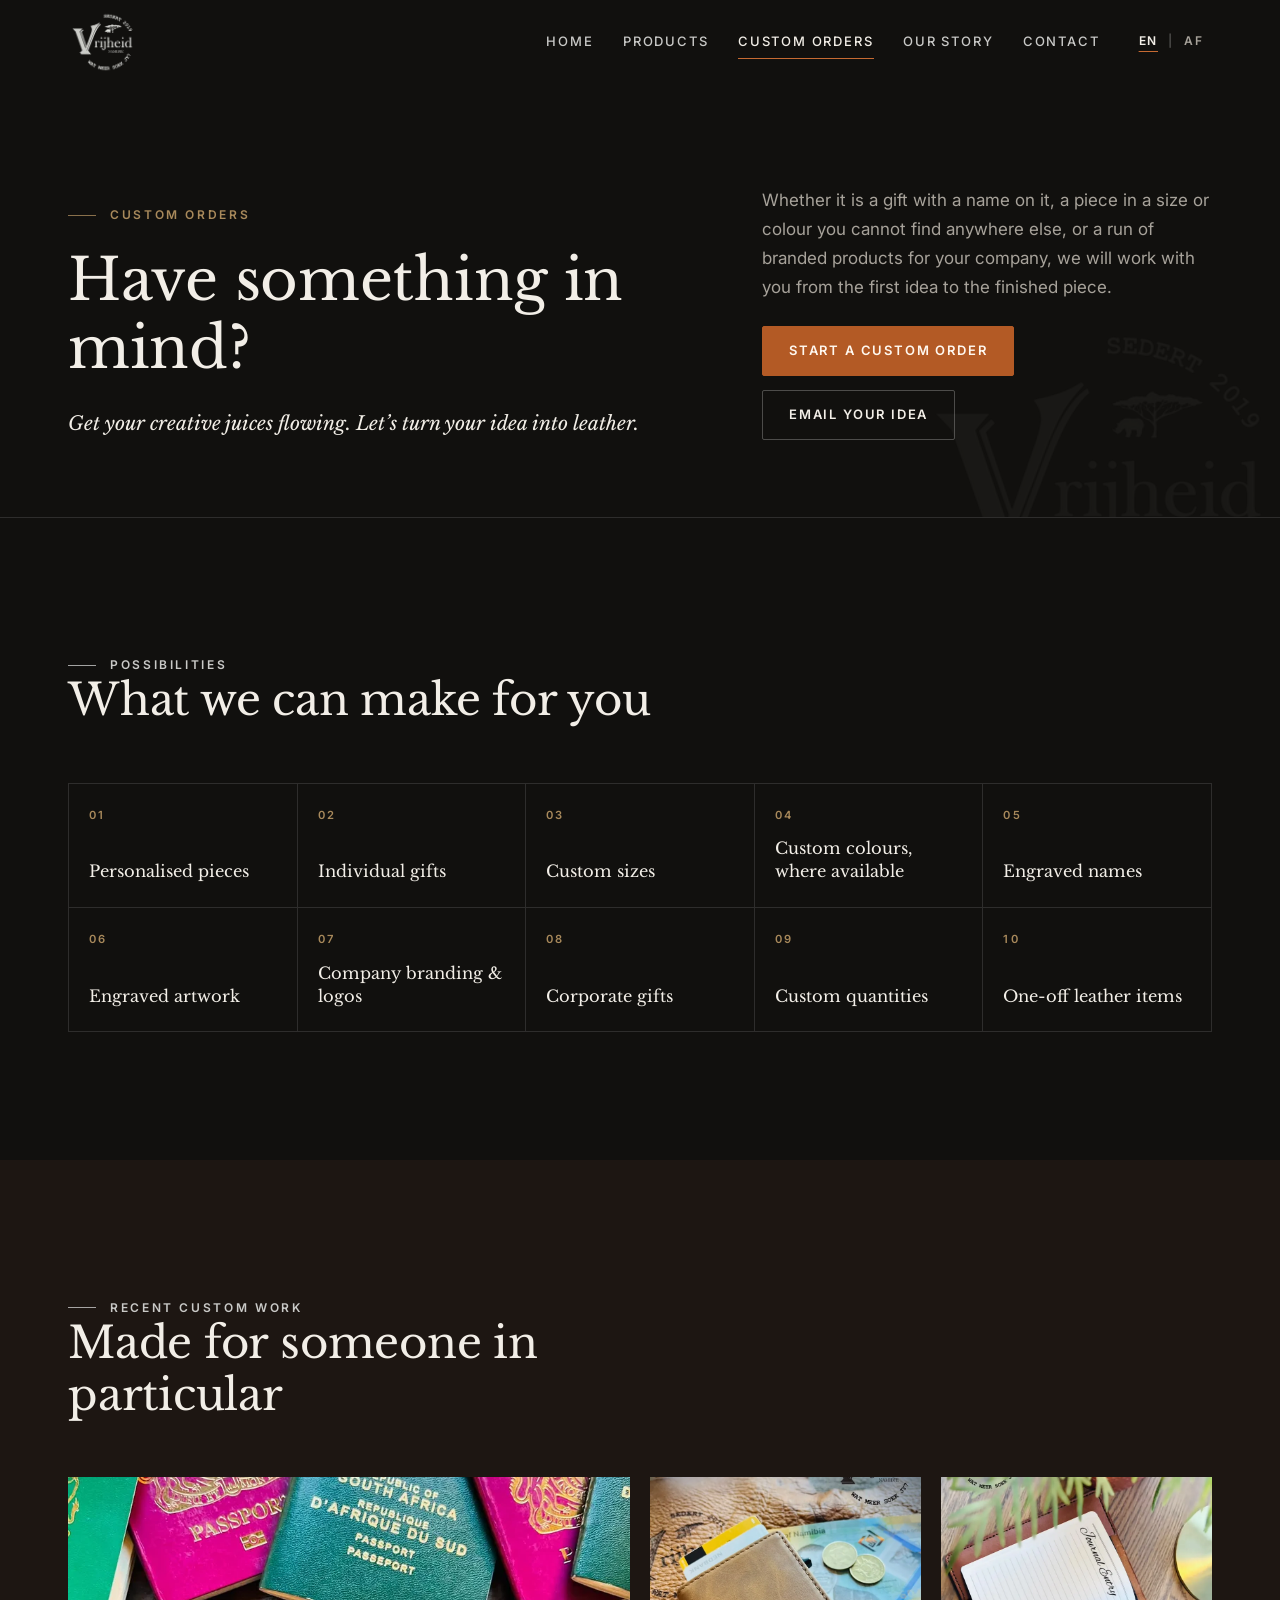
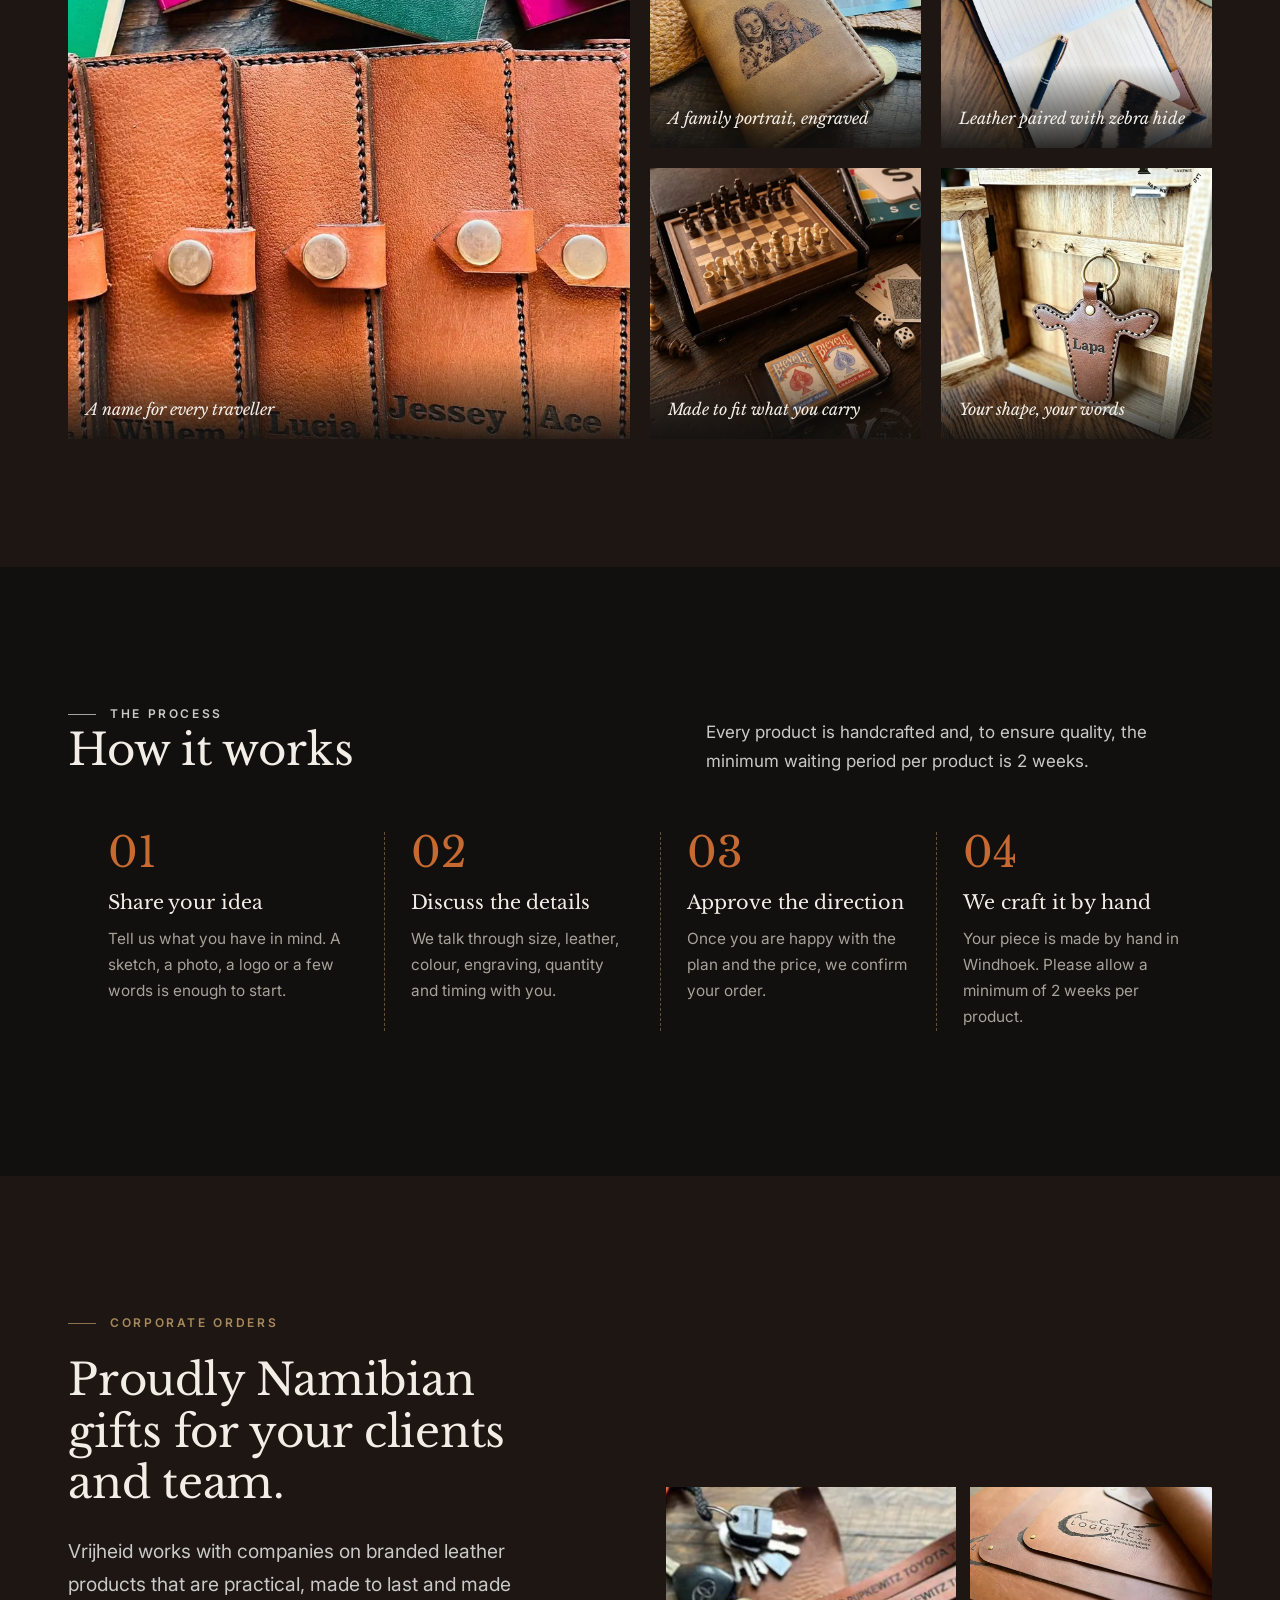
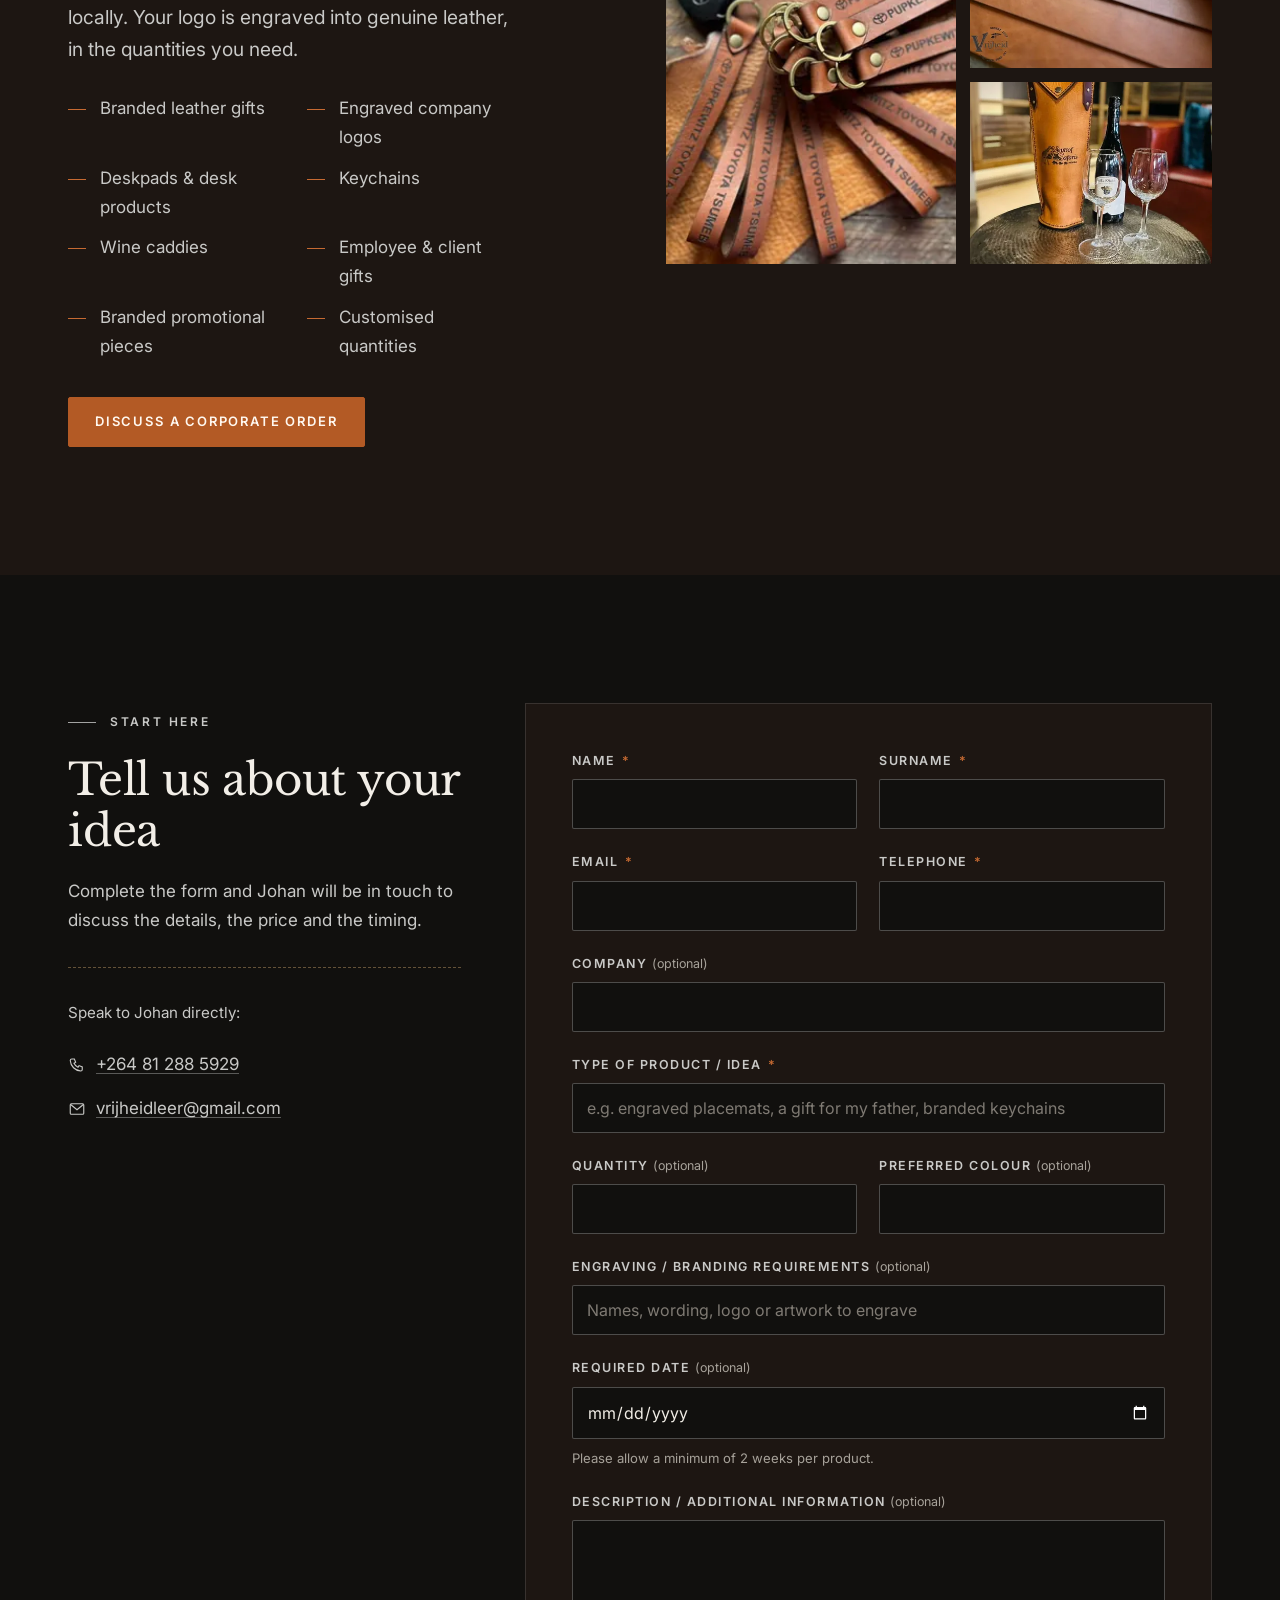
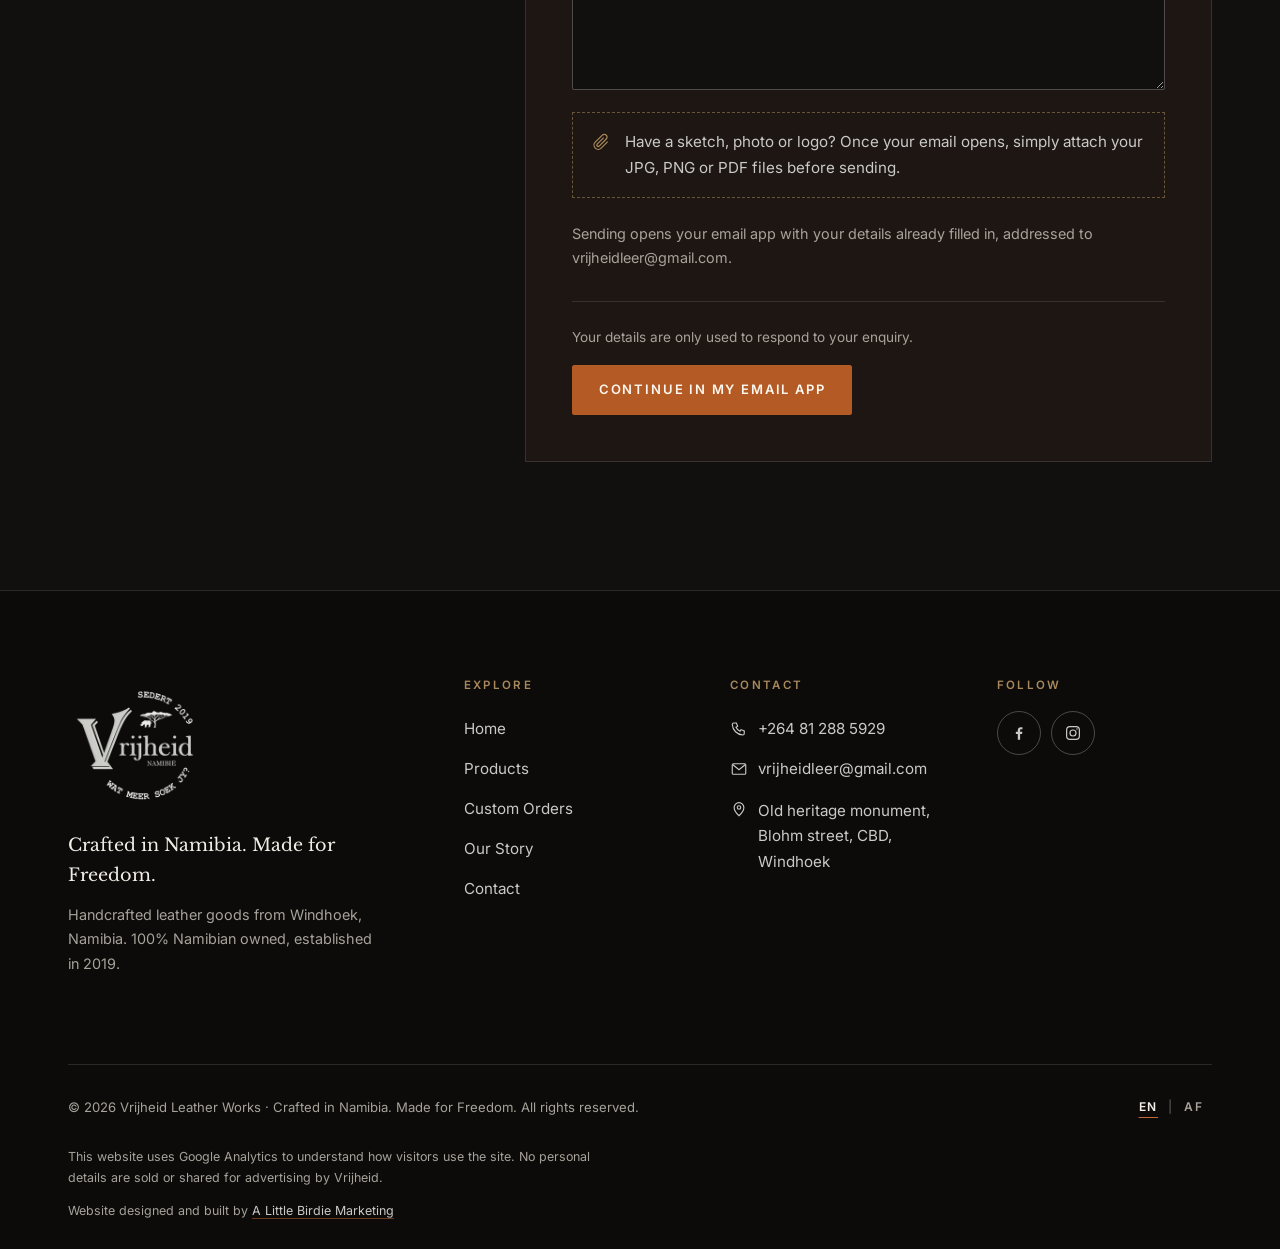
<file: custom-orders.html>
<!doctype html>
<html lang="en" class="no-js">
<head>
<meta charset="utf-8">
<!-- Google tag (gtag.js) — Google Analytics 4 -->
<script async src="https://www.googletagmanager.com/gtag/js?id=G-CBVJHGR32F"></script>
<script>
  window.dataLayer = window.dataLayer || [];
  function gtag(){dataLayer.push(arguments);}
  gtag('js', new Date());
  gtag('config', 'G-CBVJHGR32F');
</script>
<meta name="viewport" content="width=device-width, initial-scale=1">
<title>Custom &amp; Corporate Leather Orders | Vrijheid Leather Works · Namibia</title>
<meta name="description" content="Personalised leather gifts, engraved names and artwork, company logos and corporate leather gifts — handmade in Windhoek, Namibia. Share your idea with Vrijheid.">
<meta name="theme-color" content="#11100E">
<link rel="canonical" href="/custom-orders.html" data-abs>
<meta property="og:type" content="website">
<meta property="og:site_name" content="Vrijheid Leather Works">
<meta property="og:locale" content="en_NA">
<meta property="og:locale:alternate" content="af_NA">
<meta property="og:title" content="Custom &amp; Corporate Leather Orders | Vrijheid Leather Works · Namibia">
<meta property="og:description" content="Personalised leather gifts, engraved names and artwork, company logos and corporate leather gifts — handmade in Windhoek, Namibia. Share your idea with Vrijheid.">
<meta property="og:url" content="/custom-orders.html" data-abs>
<meta property="og:image" content="/assets/images/site/og-default.jpg" data-abs>
<meta property="og:image:width" content="1200">
<meta property="og:image:height" content="630">
<meta property="og:image:alt" content="Handcrafted Vrijheid leather weekender bags">
<meta name="twitter:card" content="summary_large_image">
<meta name="twitter:title" content="Custom &amp; Corporate Leather Orders | Vrijheid Leather Works · Namibia">
<meta name="twitter:description" content="Personalised leather gifts, engraved names and artwork, company logos and corporate leather gifts — handmade in Windhoek, Namibia. Share your idea with Vrijheid.">
<meta name="twitter:image" content="/assets/images/site/og-default.jpg" data-abs>
<link rel="icon" type="image/png" sizes="64x64" href="assets/logo/favicon-64.png">
<link rel="apple-touch-icon" href="assets/logo/apple-touch-icon.png">
<link rel="preconnect" href="https://fonts.googleapis.com">
<link rel="preconnect" href="https://fonts.gstatic.com" crossorigin>
<link rel="stylesheet" href="https://fonts.googleapis.com/css2?family=Inter:wght@400;500;600&family=Libre+Baskerville:ital,wght@0,400;0,700;1,400&display=swap">
<link rel="stylesheet" href="assets/css/styles.css">
</head>
<body data-page="custom">
<a class="skip-link" href="#main" data-i18n="skip">Skip to content</a>
<header class="site-header">
  <div class="wrap header-inner">
    <a class="brand" href="index.html" aria-label="Vrijheid Leather Works — home" data-i18n-attr="aria-label:nav.homeLogo">
      <img src="assets/logo/vrijheid-logo-light-160.webp" srcset="assets/logo/vrijheid-logo-light-160.webp 160w, assets/logo/vrijheid-logo-light-320.webp 320w" sizes="80px" width="532" height="469" alt="Vrijheid Leather Works">
    </a>
    <div class="header-mobile-tools">
      <div class="lang lang--mobile" role="group" aria-label="Choose language" data-i18n-attr="aria-label:lang.group">
          <button type="button" data-lang-btn="en" aria-pressed="true" lang="en"><span aria-hidden="true">EN</span><span class="visually-hidden">English</span></button>
          <span class="sep" aria-hidden="true">|</span>
          <button type="button" data-lang-btn="af" aria-pressed="false" lang="af"><span aria-hidden="true">AF</span><span class="visually-hidden">Afrikaans</span></button>
        </div>
      <button class="menu-toggle" type="button" aria-expanded="false" aria-controls="site-nav" aria-label="Open menu" data-i18n-attr="aria-label:nav.open">
        <span class="bars" aria-hidden="true"><span></span><span></span><span></span></span>
      </button>
    </div>
    <nav class="nav" id="site-nav" aria-label="Main navigation" data-i18n-attr="aria-label:nav.main">
      <ul class="nav-list"><li><a href="index.html" data-i18n="nav.home">Home</a></li><li><a href="products.html" data-i18n="nav.products">Products</a></li><li><a href="custom-orders.html" aria-current="page" data-i18n="nav.custom">Custom Orders</a></li><li><a href="our-story.html" data-i18n="nav.story">Our Story</a></li><li><a href="contact.html" data-i18n="nav.contact">Contact</a></li></ul>
      <div class="lang lang--desktop" role="group" aria-label="Choose language" data-i18n-attr="aria-label:lang.group">
          <button type="button" data-lang-btn="en" aria-pressed="true" lang="en"><span aria-hidden="true">EN</span><span class="visually-hidden">English</span></button>
          <span class="sep" aria-hidden="true">|</span>
          <button type="button" data-lang-btn="af" aria-pressed="false" lang="af"><span aria-hidden="true">AF</span><span class="visually-hidden">Afrikaans</span></button>
        </div>
      <div class="nav-mobile-extra">
        <a href="tel:+264812885929"><svg viewBox="0 0 24 24" width="18" height="18" fill="none" stroke="currentColor" stroke-width="1.5" aria-hidden="true" focusable="false"><path d="M5 4h3.5l1.7 4.3-2.2 1.4a11 11 0 005.3 5.3l1.4-2.2L19 14.5V18a2 2 0 01-2 2A15 15 0 013 6a2 2 0 012-2z"/></svg><span>+264 81 288 5929</span></a>
        <a href="mailto:vrijheidleer@gmail.com"><svg viewBox="0 0 24 24" width="18" height="18" fill="none" stroke="currentColor" stroke-width="1.5" aria-hidden="true" focusable="false"><rect x="3" y="5" width="18" height="14" rx="1.5"/><path d="M3.5 6l8.5 7 8.5-7"/></svg><span>vrijheidleer@gmail.com</span></a>
        <div class="social-row" style="margin-top:16px"><a class="social-link" href="https://www.facebook.com/Vrijheid2" target="_blank" rel="noopener noreferrer"><svg viewBox="0 0 24 24" fill="currentColor" aria-hidden="true" focusable="false"><path d="M13.5 21v-7.6h2.6l.4-3h-3V8.5c0-.9.3-1.5 1.5-1.5h1.6V4.3c-.3 0-1.2-.1-2.3-.1-2.3 0-3.9 1.4-3.9 4v2.2H7.8v3h2.6V21h3.1z"/></svg><span>Facebook · Vrijheid</span><span class="visually-hidden"> — <span data-i18n="social.fb">Visit Vrijheid on Facebook</span> <span data-i18n="social.newTab">(opens in a new tab)</span></span></a><a class="social-link" href="https://www.instagram.com/vrijheid3006/" target="_blank" rel="noopener noreferrer"><svg viewBox="0 0 24 24" fill="none" stroke="currentColor" stroke-width="1.6" aria-hidden="true" focusable="false"><rect x="3.5" y="3.5" width="17" height="17" rx="4.5"/><circle cx="12" cy="12" r="4"/><circle cx="17.3" cy="6.7" r="1" fill="currentColor" stroke="none"/></svg><span>Instagram · @vrijheid3006</span><span class="visually-hidden"> — <span data-i18n="social.ig">Follow Vrijheid on Instagram</span> <span data-i18n="social.newTab">(opens in a new tab)</span></span></a></div>
      </div>
    </nav>
  </div>
</header>
<main id="main">
  <section class="page-head page-head--split" aria-labelledby="page-title">
    <img class="watermark" src="assets/logo/vrijheid-logo-light-320.webp" width="532" height="469" alt="" aria-hidden="true" loading="lazy">
    <div class="wrap">
      <div>
        <p class="eyebrow" data-i18n="custom.eyebrow">Custom orders</p>
        <h1 id="page-title" data-i18n="custom.title">Have something in mind?</h1>
        <p class="lead serif" style="color:var(--ivory);font-style:italic" data-i18n="custom.lead">Get your creative juices flowing. Let’s turn your idea into leather.</p>
      </div>
      <div>
        <p class="muted" data-i18n="custom.intro">Whether it is a gift with a name on it, a piece in a size or colour you cannot find anywhere else, or a run of branded products for your company, we will work with you from the first idea to the finished piece.</p>
        <div class="btn-row" style="margin-top:24px">
          <a class="btn btn--primary" href="#idea-form" data-i18n="cta.startCustom">Start a custom order</a>
          <a class="btn btn--ghost" href="mailto:vrijheidleer@gmail.com" data-mailto="custom" data-i18n="cta.emailIdea">Email your idea</a>
        </div>
      </div>
    </div>
  </section>

  <section class="section" aria-labelledby="what-title">
    <div class="wrap">
      <div class="section-head reveal">
        <div>
          <p class="eyebrow" data-i18n="custom.what.eyebrow">Possibilities</p>
          <h2 id="what-title" data-i18n="custom.what.title">What we can make for you</h2>
        </div>
      </div>
      <ul class="what-grid reveal"><li><span class="num" aria-hidden="true">01</span><span data-i18n="custom.w1">Personalised pieces</span></li><li><span class="num" aria-hidden="true">02</span><span data-i18n="custom.w2">Individual gifts</span></li><li><span class="num" aria-hidden="true">03</span><span data-i18n="custom.w3">Custom sizes</span></li><li><span class="num" aria-hidden="true">04</span><span data-i18n="custom.w4">Custom colours, where available</span></li><li><span class="num" aria-hidden="true">05</span><span data-i18n="custom.w5">Engraved names</span></li><li><span class="num" aria-hidden="true">06</span><span data-i18n="custom.w6">Engraved artwork</span></li><li><span class="num" aria-hidden="true">07</span><span data-i18n="custom.w7">Company branding & logos</span></li><li><span class="num" aria-hidden="true">08</span><span data-i18n="custom.w8">Corporate gifts</span></li><li><span class="num" aria-hidden="true">09</span><span data-i18n="custom.w9">Custom quantities</span></li><li><span class="num" aria-hidden="true">10</span><span data-i18n="custom.w10">One-off leather items</span></li></ul>
    </div>
  </section>

  <section class="section section--choc" aria-labelledby="gallery-title">
    <div class="wrap">
      <div class="section-head reveal">
        <div>
          <p class="eyebrow" data-i18n="custom.gallery.eyebrow">Recent custom work</p>
          <h2 id="gallery-title" data-i18n="custom.gallery.title">Made for someone in particular</h2>
        </div>
      </div>
      <div class="gallery"><figure class="g-a reveal"><img src="assets/images/site/custom-named-covers-800.webp" srcset="assets/images/site/custom-named-covers-480.webp 480w, assets/images/site/custom-named-covers-800.webp 800w, assets/images/site/custom-named-covers-1200.webp 1200w" sizes="(max-width: 860px) 50vw, 40vw" width="1522" height="2048" alt="Four leather document covers, each engraved with a different name" data-i18n-attr="alt:custom.g1alt" loading="lazy" decoding="async" style="object-position:50% 70%"><figcaption data-i18n="custom.g1">A name for every traveller</figcaption></figure><figure class="g-b reveal"><img src="assets/images/site/custom-portrait-engraving-800.webp" srcset="assets/images/site/custom-portrait-engraving-480.webp 480w, assets/images/site/custom-portrait-engraving-800.webp 800w, assets/images/site/custom-portrait-engraving-912.webp 912w" sizes="(max-width: 860px) 50vw, 40vw" width="912" height="1280" alt="Leather card wallet engraved with a portrait of two children" data-i18n-attr="alt:custom.g2alt" loading="lazy" decoding="async" style="object-position:50% 50%"><figcaption data-i18n="custom.g2">A family portrait, engraved</figcaption></figure><figure class="g-c reveal"><img src="assets/images/site/custom-zebra-hide-cover-800.webp" srcset="assets/images/site/custom-zebra-hide-cover-480.webp 480w, assets/images/site/custom-zebra-hide-cover-800.webp 800w, assets/images/site/custom-zebra-hide-cover-892.webp 892w" sizes="(max-width: 860px) 50vw, 40vw" width="892" height="1280" alt="Leather notebook cover with a zebra-hide corner and a pen" data-i18n-attr="alt:custom.g3alt" loading="lazy" decoding="async" style="object-position:50% 50%"><figcaption data-i18n="custom.g3">Leather paired with zebra hide</figcaption></figure><figure class="g-d reveal"><img src="assets/images/site/custom-games-case-800.webp" srcset="assets/images/site/custom-games-case-480.webp 480w, assets/images/site/custom-games-case-800.webp 800w, assets/images/site/custom-games-case-952.webp 952w" sizes="(max-width: 860px) 50vw, 40vw" width="952" height="1280" alt="Leather case holding a chess board, with playing cards and dice" data-i18n-attr="alt:custom.g4alt" loading="lazy" decoding="async" style="object-position:50% 50%"><figcaption data-i18n="custom.g4">Made to fit what you carry</figcaption></figure><figure class="g-e reveal"><img src="assets/images/site/custom-shaped-keyring-800.webp" srcset="assets/images/site/custom-shaped-keyring-480.webp 480w, assets/images/site/custom-shaped-keyring-800.webp 800w, assets/images/site/custom-shaped-keyring-964.webp 964w" sizes="(max-width: 860px) 50vw, 40vw" width="964" height="1280" alt="Bull-head shaped leather keychain engraved Lapa, hanging in a wooden key box" data-i18n-attr="alt:custom.g5alt" loading="lazy" decoding="async" style="object-position:50% 60%"><figcaption data-i18n="custom.g5">Your shape, your words</figcaption></figure></div>
    </div>
  </section>

  <section class="section" aria-labelledby="process-title">
    <div class="wrap">
      <div class="section-head reveal">
        <div>
          <p class="eyebrow" data-i18n="process.eyebrow">The process</p>
          <h2 id="process-title" data-i18n="process.title">How it works</h2>
        </div>
        <p data-i18n="wait.text">Every product is handcrafted and, to ensure quality, the minimum waiting period per product is 2 weeks.</p>
      </div>
      <ol class="steps"><li class="step reveal"><span class="step__n" aria-hidden="true">01</span><div><h3 data-i18n="process.s1">Share your idea</h3><p data-i18n="process.s1t">Tell us what you have in mind. A sketch, a photo, a logo or a few words is enough to start.</p></div></li><li class="step reveal"><span class="step__n" aria-hidden="true">02</span><div><h3 data-i18n="process.s2">Discuss the details</h3><p data-i18n="process.s2t">We talk through size, leather, colour, engraving, quantity and timing with you.</p></div></li><li class="step reveal"><span class="step__n" aria-hidden="true">03</span><div><h3 data-i18n="process.s3">Approve the direction</h3><p data-i18n="process.s3t">Once you are happy with the plan and the price, we confirm your order.</p></div></li><li class="step reveal"><span class="step__n" aria-hidden="true">04</span><div><h3 data-i18n="process.s4">We craft it by hand</h3><p data-i18n="process.s4t">Your piece is made by hand in Windhoek. Please allow a minimum of 2 weeks per product.</p></div></li></ol>
    </div>
  </section>

  <section class="section section--choc" id="corporate" aria-labelledby="corp-title">
    <div class="wrap split">
      <div class="split__body split__col-left reveal">
        <p class="eyebrow" data-i18n="corp.eyebrow">Corporate orders</p>
        <h2 id="corp-title" data-i18n="corp.title">Proudly Namibian gifts for your clients and team.</h2>
        <p class="lead" data-i18n="corp.text">Vrijheid works with companies on branded leather products that are practical, made to last and made locally. Your logo is engraved into genuine leather, in the quantities you need.</p>
        <ul class="ticks ticks--cols"><li data-i18n="corp.l1">Branded leather gifts</li><li data-i18n="corp.l2">Engraved company logos</li><li data-i18n="corp.l3">Deskpads & desk products</li><li data-i18n="corp.l4">Keychains</li><li data-i18n="corp.l5">Wine caddies</li><li data-i18n="corp.l6">Employee & client gifts</li><li data-i18n="corp.l7">Branded promotional pieces</li><li data-i18n="corp.l8">Customised quantities</li></ul>
        <div class="btn-row">
          <a class="btn btn--primary" href="mailto:vrijheidleer@gmail.com" data-mailto="corp" data-i18n="cta.corporate">Discuss a corporate order</a>
        </div>
      </div>
      <div class="split__media split__col-right reveal">
        <div class="corp-images">
          <div class="frame"><img src="assets/images/site/corporate-branded-keyrings-800.webp" srcset="assets/images/site/corporate-branded-keyrings-480.webp 480w, assets/images/site/corporate-branded-keyrings-800.webp 800w, assets/images/site/corporate-branded-keyrings-1080.webp 1080w" sizes="(max-width: 860px) 100vw, 30vw" width="1080" height="810" alt="A batch of leather keychains engraved with a company name" data-i18n-attr="alt:corp.img1" loading="lazy" decoding="async"></div>
          <div class="frame"><img src="assets/images/products/deskpad-branding-800.webp" srcset="assets/images/products/deskpad-branding-480.webp 480w, assets/images/products/deskpad-branding-800.webp 800w, assets/images/products/deskpad-branding-1080.webp 1080w" sizes="(max-width: 860px) 50vw, 22vw" width="1080" height="778" alt="Leather deskpads engraved with a logistics company logo" data-i18n-attr="alt:corp.img2" loading="lazy" decoding="async"></div>
          <div class="frame"><img src="assets/images/products/wine-caddy-branded-800.webp" srcset="assets/images/products/wine-caddy-branded-480.webp 480w, assets/images/products/wine-caddy-branded-800.webp 800w, assets/images/products/wine-caddy-branded-950.webp 950w" sizes="(max-width: 860px) 50vw, 22vw" width="950" height="950" alt="Leather wine caddy branded with a safari company logo, with wine and glasses" data-i18n-attr="alt:corp.img3" loading="lazy" decoding="async" style="object-position:50% 55%"></div>
        </div>
      </div>
    </div>
  </section>

  <section class="section" id="idea-form" aria-labelledby="form-title">
    <div class="wrap form-wrap">
      <div class="form-aside reveal">
        <p class="eyebrow" data-i18n="form.custom.eyebrow">Start here</p>
        <h2 id="form-title" data-i18n="form.custom.title">Tell us about your idea</h2>
        <p data-i18n="form.custom.intro">Complete the form and Johan will be in touch to discuss the details, the price and the timing.</p>
        <hr class="stitch" style="margin:32px 0">
        <p class="muted" style="font-size:.95rem"><span data-i18n="contact.direct">Speak to Johan directly</span>:</p>
        <p style="margin:0"><a href="tel:+264812885929" style="display:inline-flex;gap:10px;align-items:center;min-height:44px"><svg viewBox="0 0 24 24" width="18" height="18" fill="none" stroke="currentColor" stroke-width="1.5" aria-hidden="true" focusable="false"><path d="M5 4h3.5l1.7 4.3-2.2 1.4a11 11 0 005.3 5.3l1.4-2.2L19 14.5V18a2 2 0 01-2 2A15 15 0 013 6a2 2 0 012-2z"/></svg><span>+264 81 288 5929</span></a><br>
        <a href="mailto:vrijheidleer@gmail.com" style="display:inline-flex;gap:10px;align-items:center;min-height:44px"><svg viewBox="0 0 24 24" width="18" height="18" fill="none" stroke="currentColor" stroke-width="1.5" aria-hidden="true" focusable="false"><rect x="3" y="5" width="18" height="14" rx="1.5"/><path d="M3.5 6l8.5 7 8.5-7"/></svg><span>vrijheidleer@gmail.com</span></a></p>
      </div>
      <form class="form-panel reveal" data-form="custom" novalidate>
        <div class="hp" aria-hidden="true"><label>Leave empty<input type="text" name="_gotcha" tabindex="-1" autocomplete="off"></label><input type="checkbox" name="botcheck" tabindex="-1"></div>
        <div class="form-grid">
          <div class="field">
            <label for="f-name"><span data-i18n="form.name">Name</span> <span class="req" aria-hidden="true">*</span><span class="visually-hidden" data-i18n="form.required">(required)</span></label>
            <input id="f-name" name="name" type="text" required aria-required="true" autocomplete="given-name" aria-describedby="f-name-err">
            <p class="error" id="f-name-err" aria-live="polite"></p>
          </div>
          <div class="field">
            <label for="f-surname"><span data-i18n="form.surname">Surname</span> <span class="req" aria-hidden="true">*</span><span class="visually-hidden" data-i18n="form.required">(required)</span></label>
            <input id="f-surname" name="surname" type="text" required aria-required="true" autocomplete="family-name" aria-describedby="f-surname-err">
            <p class="error" id="f-surname-err" aria-live="polite"></p>
          </div>
          <div class="field">
            <label for="f-email"><span data-i18n="form.email">Email</span> <span class="req" aria-hidden="true">*</span><span class="visually-hidden" data-i18n="form.required">(required)</span></label>
            <input id="f-email" name="email" type="email" required aria-required="true" autocomplete="email" aria-describedby="f-email-err">
            <p class="error" id="f-email-err" aria-live="polite"></p>
          </div>
          <div class="field">
            <label for="f-telephone"><span data-i18n="form.phone">Telephone</span> <span class="req" aria-hidden="true">*</span><span class="visually-hidden" data-i18n="form.required">(required)</span></label>
            <input id="f-telephone" name="telephone" type="tel" required aria-required="true" autocomplete="tel" aria-describedby="f-telephone-err">
            <p class="error" id="f-telephone-err" aria-live="polite"></p>
          </div>
          <div class="field field--full">
            <label for="f-company"><span data-i18n="form.company">Company</span> <span class="opt" data-i18n="form.optional">(optional)</span></label>
            <input id="f-company" name="company" type="text" autocomplete="organization" aria-describedby="f-company-err">
            <p class="error" id="f-company-err" aria-live="polite"></p>
          </div>
          <div class="field field--full">
            <label for="f-product_idea"><span data-i18n="form.productType">Type of product / idea</span> <span class="req" aria-hidden="true">*</span><span class="visually-hidden" data-i18n="form.required">(required)</span></label>
            <input id="f-product_idea" name="product_idea" type="text" required aria-required="true" placeholder="e.g. engraved placemats, a gift for my father, branded keychains" data-i18n-attr="placeholder:form.productTypePh" aria-describedby="f-product_idea-err">
            <p class="error" id="f-product_idea-err" aria-live="polite"></p>
          </div>
          <div class="field">
            <label for="f-quantity"><span data-i18n="form.quantity">Quantity</span> <span class="opt" data-i18n="form.optional">(optional)</span></label>
            <input id="f-quantity" name="quantity" type="number" aria-describedby="f-quantity-err" min="1" inputmode="numeric">
            <p class="error" id="f-quantity-err" aria-live="polite"></p>
          </div>
          <div class="field">
            <label for="f-colour"><span data-i18n="form.colour">Preferred colour</span> <span class="opt" data-i18n="form.optional">(optional)</span></label>
            <input id="f-colour" name="colour" type="text" aria-describedby="f-colour-err">
            <p class="error" id="f-colour-err" aria-live="polite"></p>
          </div>
          <div class="field field--full">
            <label for="f-engraving"><span data-i18n="form.engraving">Engraving / branding requirements</span> <span class="opt" data-i18n="form.optional">(optional)</span></label>
            <input id="f-engraving" name="engraving" type="text" placeholder="Names, wording, logo or artwork to engrave" data-i18n-attr="placeholder:form.engravingPh" aria-describedby="f-engraving-err">
            <p class="error" id="f-engraving-err" aria-live="polite"></p>
          </div>
          <div class="field field--full">
            <label for="f-required_date"><span data-i18n="form.date">Required date</span> <span class="opt" data-i18n="form.optional">(optional)</span></label>
            <input id="f-required_date" name="required_date" type="date" aria-describedby="f-required_date-err f-required_date-hint"><p class="hint" id="f-required_date-hint" data-i18n="form.dateHint">Please allow a minimum of 2 weeks per product.</p>
            <p class="error" id="f-required_date-err" aria-live="polite"></p>
          </div>
          <div class="field field--full">
            <label for="f-description"><span data-i18n="form.description">Description / additional information</span> <span class="opt" data-i18n="form.optional">(optional)</span></label>
            <textarea id="f-description" name="description" aria-describedby="f-description-err" rows="6"></textarea>
            <p class="error" id="f-description-err" aria-live="polite"></p>
          </div>
          <div class="field field--full" data-file-block hidden>
            <span class="label" id="files-label"><span data-i18n="form.files">Reference files</span> <span class="opt" data-i18n="form.optional">(optional)</span></span>
            <div class="file-drop">
              <input id="f-files" type="file" name="attachment" multiple accept=".jpg,.jpeg,.png,.pdf,image/jpeg,image/png,application/pdf" aria-labelledby="files-label" aria-describedby="f-files-hint f-files-err">
              <span class="btn btn--ghost btn--small" aria-hidden="true"><svg viewBox="0 0 24 24" width="20" height="20" fill="none" stroke="currentColor" stroke-width="1.5" aria-hidden="true" focusable="false"><path d="M20 11.5l-7.8 7.8a5 5 0 01-7.1-7.1l8.5-8.5a3.3 3.3 0 014.7 4.7l-8.5 8.5a1.7 1.7 0 01-2.4-2.4l7.8-7.8"/></svg><span data-i18n="form.filesChoose">Choose files</span></span>
              <span class="muted" style="font-size:.9rem" data-files-none data-i18n="form.filesNone">No files selected</span>
            </div>
            <p class="hint" id="f-files-hint" data-i18n="form.filesHint">JPG, JPEG, PNG or PDF · up to 10 MB per file · up to 5 files</p>
            <ul class="file-list" data-file-list aria-live="polite"></ul>
            <p class="error" id="f-files-err" aria-live="polite"></p>
          </div>
          <div class="field--full email-attach-note" data-email-attach-note><svg viewBox="0 0 24 24" width="20" height="20" fill="none" stroke="currentColor" stroke-width="1.5" aria-hidden="true" focusable="false"><path d="M20 11.5l-7.8 7.8a5 5 0 01-7.1-7.1l8.5-8.5a3.3 3.3 0 014.7 4.7l-8.5 8.5a1.7 1.7 0 01-2.4-2.4l7.8-7.8"/></svg><span data-i18n="form.filesEmailNote">Have a sketch, photo or logo? Once your email opens, simply attach your JPG, PNG or PDF files before sending.</span></div>
        </div>
        <p class="muted" data-fallback-note style="font-size:.9rem;margin:24px 0 0" data-i18n="form.fallbackNote">Sending opens your email app with your details already filled in, addressed to vrijheidleer@gmail.com.</p>
        <div class="form-foot">
          <p data-i18n="form.privacy">Your details are only used to respond to your enquiry.</p>
          <button class="btn btn--primary" type="submit" data-i18n="form.submitCustom">Send my idea</button>
        </div>
        <div class="form-status" data-form-status role="status" aria-live="polite"></div>
      </form>
    </div>
  </section>
</main>
<footer class="site-footer">
  <div class="wrap">
    <div class="footer-grid">
      <div class="footer-brand">
        <img src="assets/logo/vrijheid-logo-light-320.webp" width="532" height="469" alt="Vrijheid Leather Works" loading="lazy">
        <p class="line" data-i18n="brand.line">Crafted in Namibia. Made for Freedom.</p>
        <p data-i18n="footer.about">Handcrafted leather goods from Windhoek, Namibia. 100% Namibian owned, established in 2019.</p>
      </div>
      <div class="footer-col">
        <h2 data-i18n="footer.explore">Explore</h2>
        <ul><li><a href="index.html" data-i18n="nav.home">Home</a></li><li><a href="products.html" data-i18n="nav.products">Products</a></li><li><a href="custom-orders.html" data-i18n="nav.custom">Custom Orders</a></li><li><a href="our-story.html" data-i18n="nav.story">Our Story</a></li><li><a href="contact.html" data-i18n="nav.contact">Contact</a></li></ul>
      </div>
      <div class="footer-col">
        <h2 data-i18n="footer.contact">Contact</h2>
        <address>
          <ul>
            <li><a href="tel:+264812885929"><svg viewBox="0 0 24 24" width="18" height="18" fill="none" stroke="currentColor" stroke-width="1.5" aria-hidden="true" focusable="false"><path d="M5 4h3.5l1.7 4.3-2.2 1.4a11 11 0 005.3 5.3l1.4-2.2L19 14.5V18a2 2 0 01-2 2A15 15 0 013 6a2 2 0 012-2z"/></svg><span>+264 81 288 5929</span></a></li>
            <li><a href="mailto:vrijheidleer@gmail.com"><svg viewBox="0 0 24 24" width="18" height="18" fill="none" stroke="currentColor" stroke-width="1.5" aria-hidden="true" focusable="false"><rect x="3" y="5" width="18" height="14" rx="1.5"/><path d="M3.5 6l8.5 7 8.5-7"/></svg><span>vrijheidleer@gmail.com</span></a></li>
            <li><span class="footer-address" style="display:inline-flex;gap:10px;align-items:flex-start;padding-top:7px;color:var(--text-soft)"><svg viewBox="0 0 24 24" width="18" height="18" fill="none" stroke="currentColor" stroke-width="1.5" aria-hidden="true" focusable="false"><path d="M12 21s-6.5-6.1-6.5-11a6.5 6.5 0 0113 0c0 4.9-6.5 11-6.5 11z"/><circle cx="12" cy="10" r="2.3"/></svg><span data-i18n="contact.location">Old heritage monument, Blohm street, CBD, Windhoek</span></span></li>
          </ul>
        </address>
      </div>
      <div class="footer-col">
        <h2 data-i18n="footer.follow">Follow</h2>
        <div class="footer-social"><a href="https://www.facebook.com/Vrijheid2" target="_blank" rel="noopener noreferrer" aria-label="Visit Vrijheid on Facebook (opens in a new tab)" data-i18n-attr="aria-label:social.fb"><svg viewBox="0 0 24 24" fill="currentColor" aria-hidden="true" focusable="false"><path d="M13.5 21v-7.6h2.6l.4-3h-3V8.5c0-.9.3-1.5 1.5-1.5h1.6V4.3c-.3 0-1.2-.1-2.3-.1-2.3 0-3.9 1.4-3.9 4v2.2H7.8v3h2.6V21h3.1z"/></svg></a><a href="https://www.instagram.com/vrijheid3006/" target="_blank" rel="noopener noreferrer" aria-label="Follow Vrijheid on Instagram (opens in a new tab)" data-i18n-attr="aria-label:social.ig"><svg viewBox="0 0 24 24" fill="none" stroke="currentColor" stroke-width="1.6" aria-hidden="true" focusable="false"><rect x="3.5" y="3.5" width="17" height="17" rx="4.5"/><circle cx="12" cy="12" r="4"/><circle cx="17.3" cy="6.7" r="1" fill="currentColor" stroke="none"/></svg></a></div>
      </div>
    </div>
    <div class="footer-bottom">
      <p style="margin:0">© <span data-year>2026</span> Vrijheid Leather Works · <span data-i18n="brand.line">Crafted in Namibia. Made for Freedom.</span> <span data-i18n="footer.rights">All rights reserved.</span></p>
      <p class="footer-privacy" data-i18n="footer.analytics">This website uses Google Analytics to understand how visitors use the site. No personal details are sold or shared for advertising by Vrijheid.</p>
      <p class="footer-credit"><span data-i18n="footer.credit">Website designed and built by</span> <a href="https://www.littlebirdie.com.na" target="_blank" rel="noopener">A Little Birdie Marketing</a></p>
      <div class="lang" role="group" aria-label="Language" data-i18n-attr="aria-label:footer.language">
        <button type="button" data-lang-btn="en" aria-pressed="true" lang="en"><span aria-hidden="true">EN</span><span class="visually-hidden">English</span></button>
        <span class="sep" aria-hidden="true">|</span>
        <button type="button" data-lang-btn="af" aria-pressed="false" lang="af"><span aria-hidden="true">AF</span><span class="visually-hidden">Afrikaans</span></button>
      </div>
    </div>
  </div>
</footer>
<script src="data/translations.js"></script>
<script src="data/images.js"></script>
<script src="data/products.js"></script>
<script src="assets/js/site-config.js"></script>
<script src="assets/js/main.js"></script>
</body>
</html>
</file>
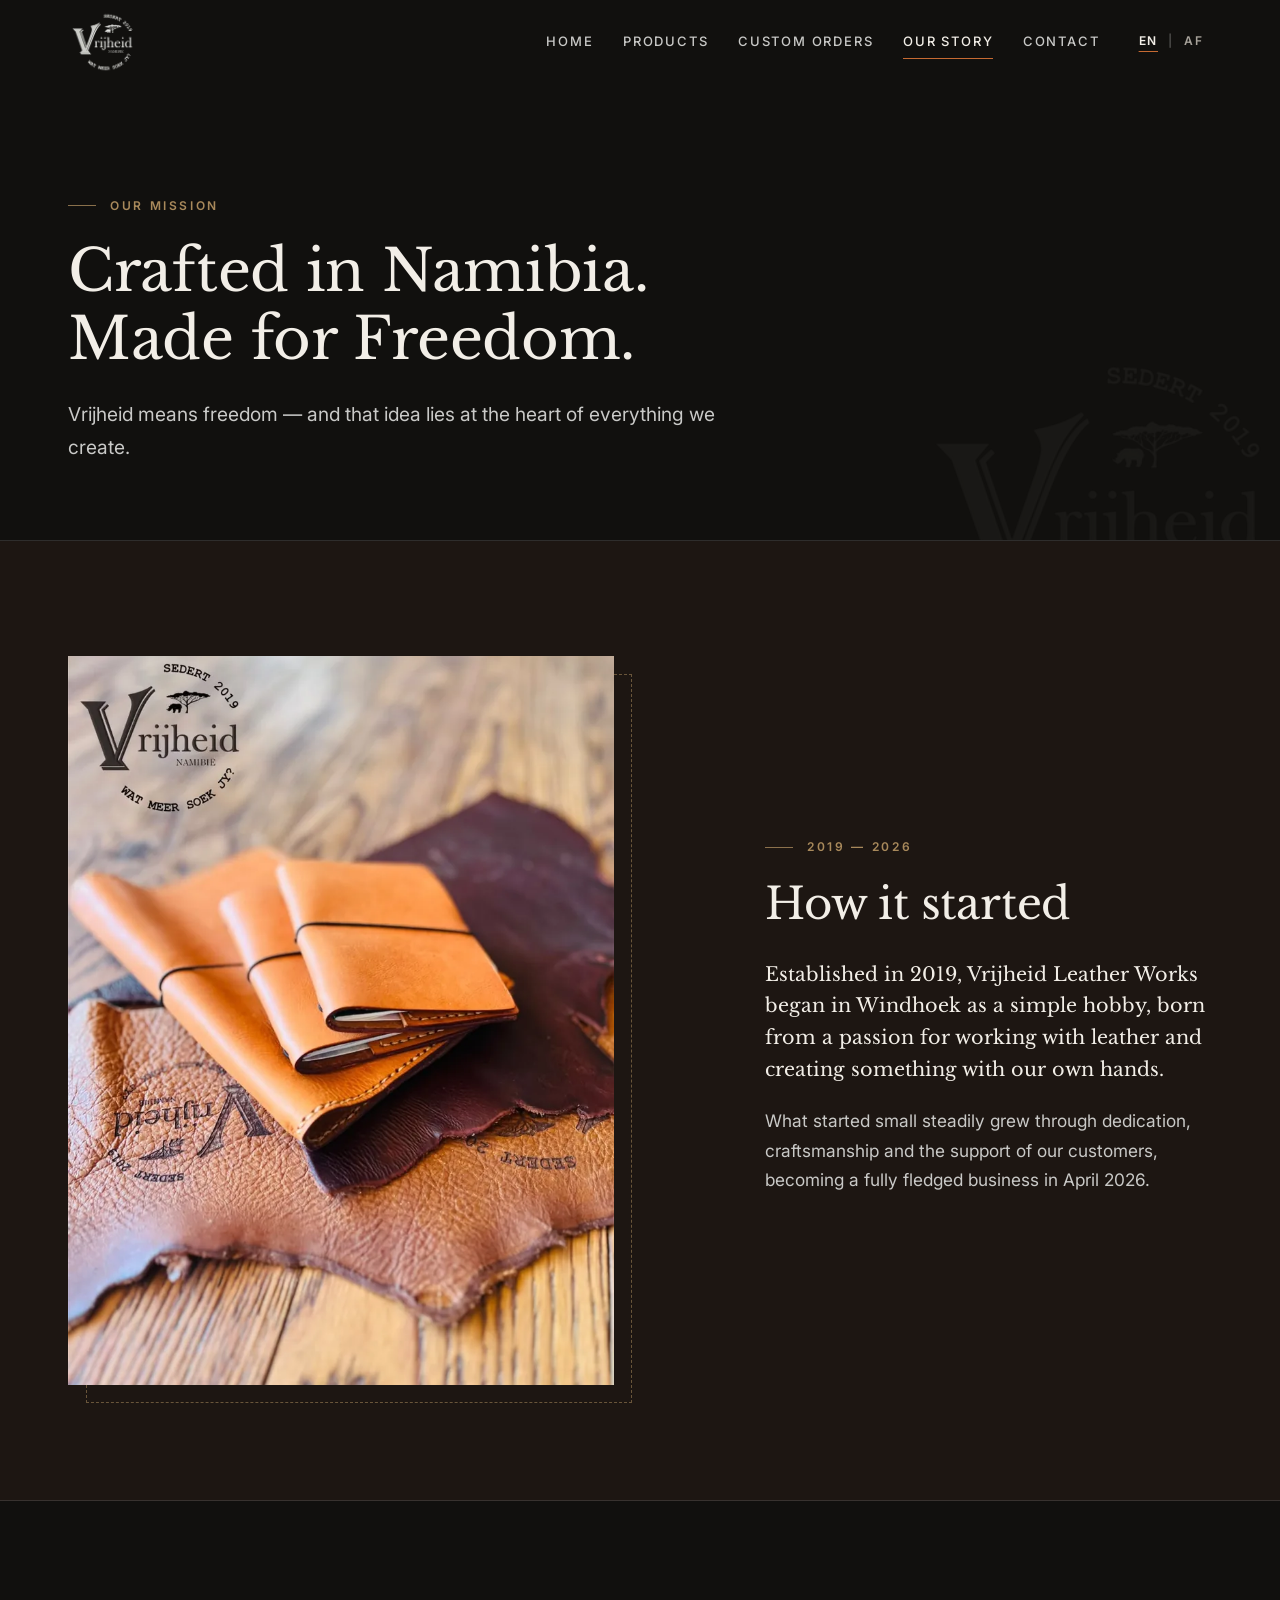
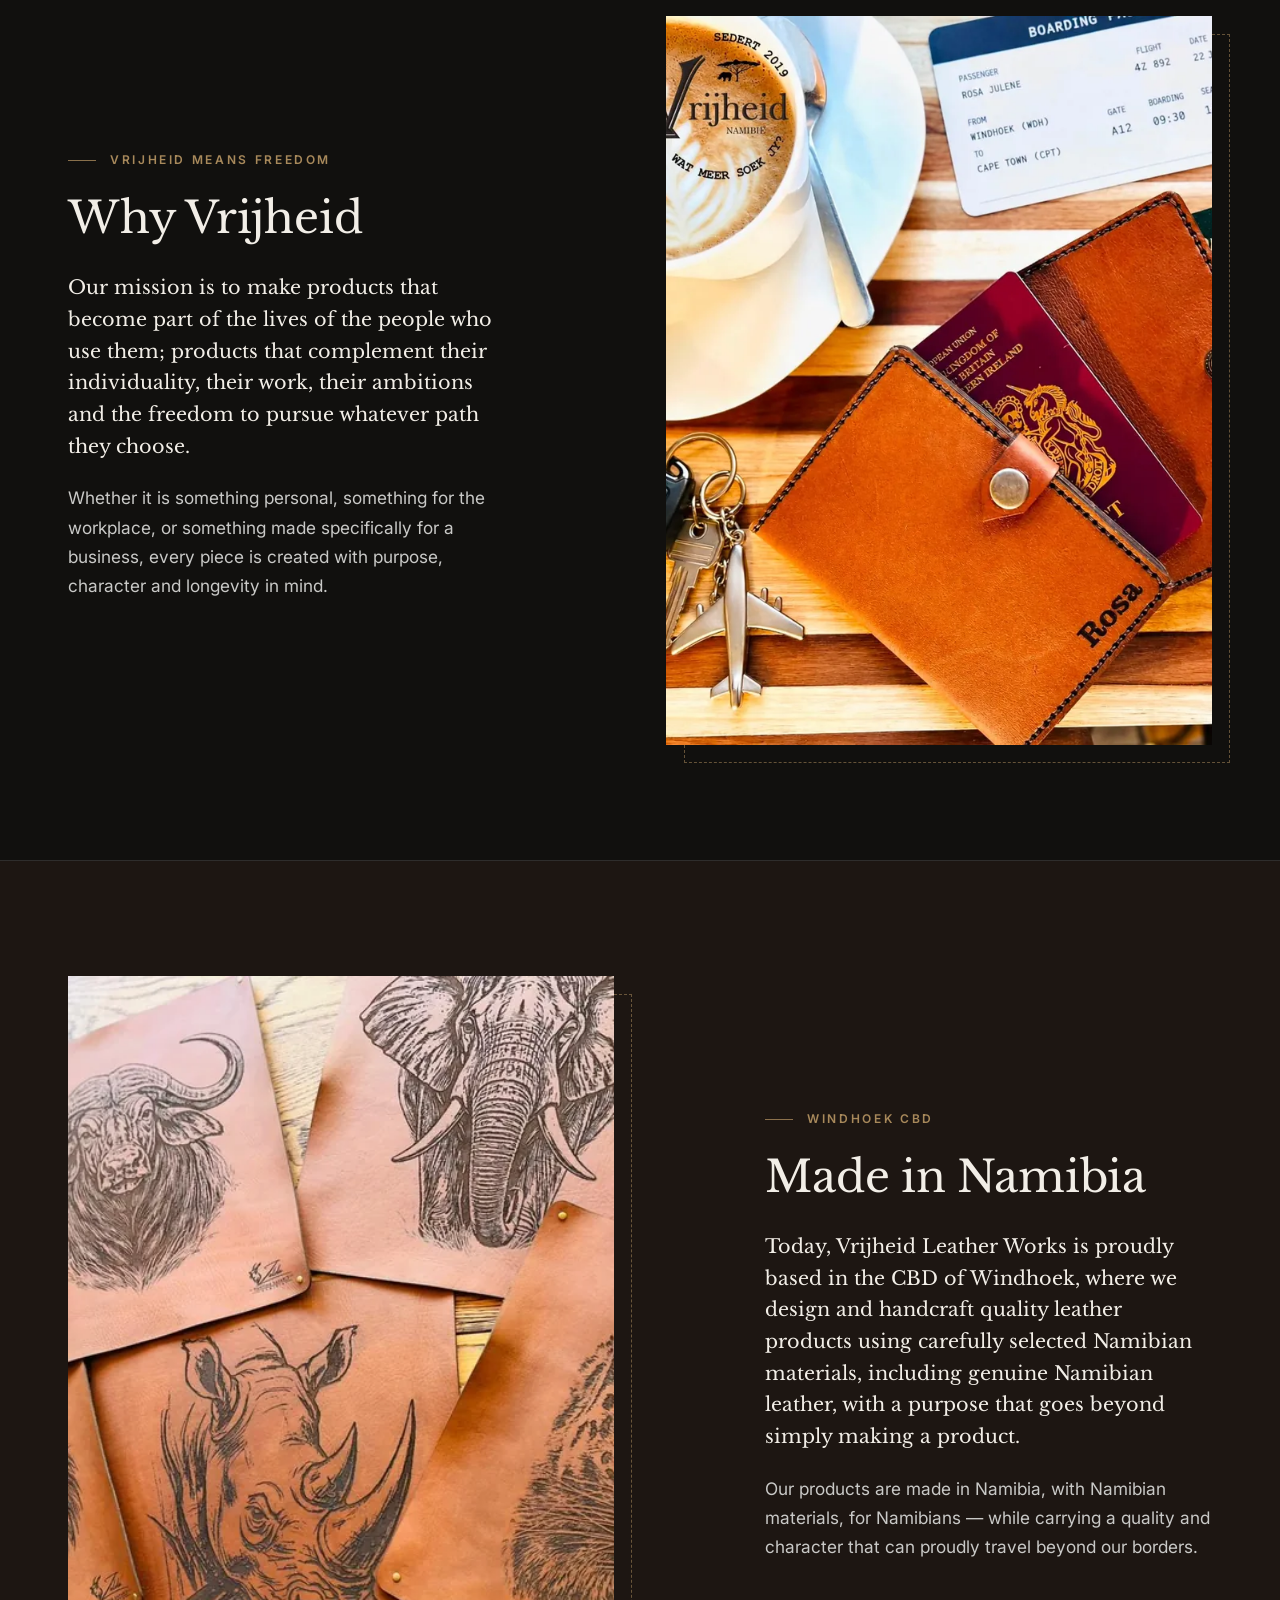
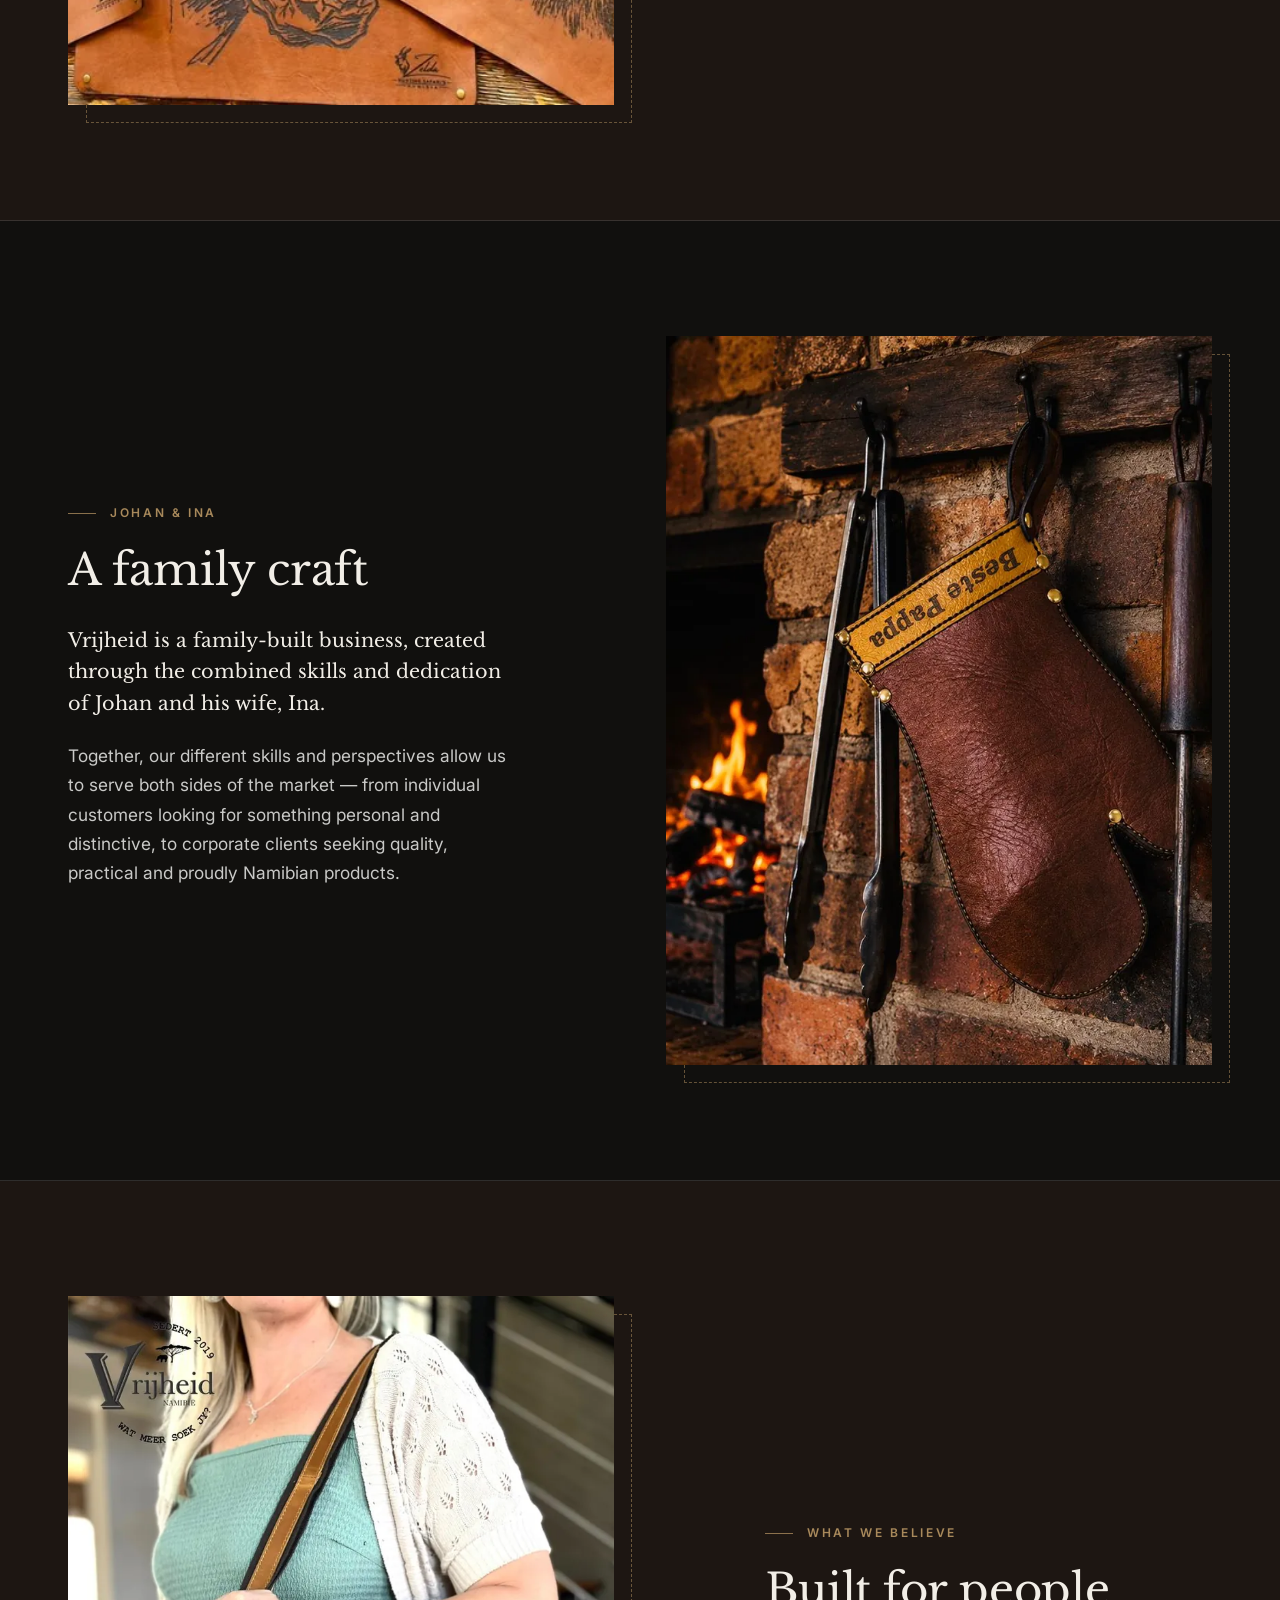
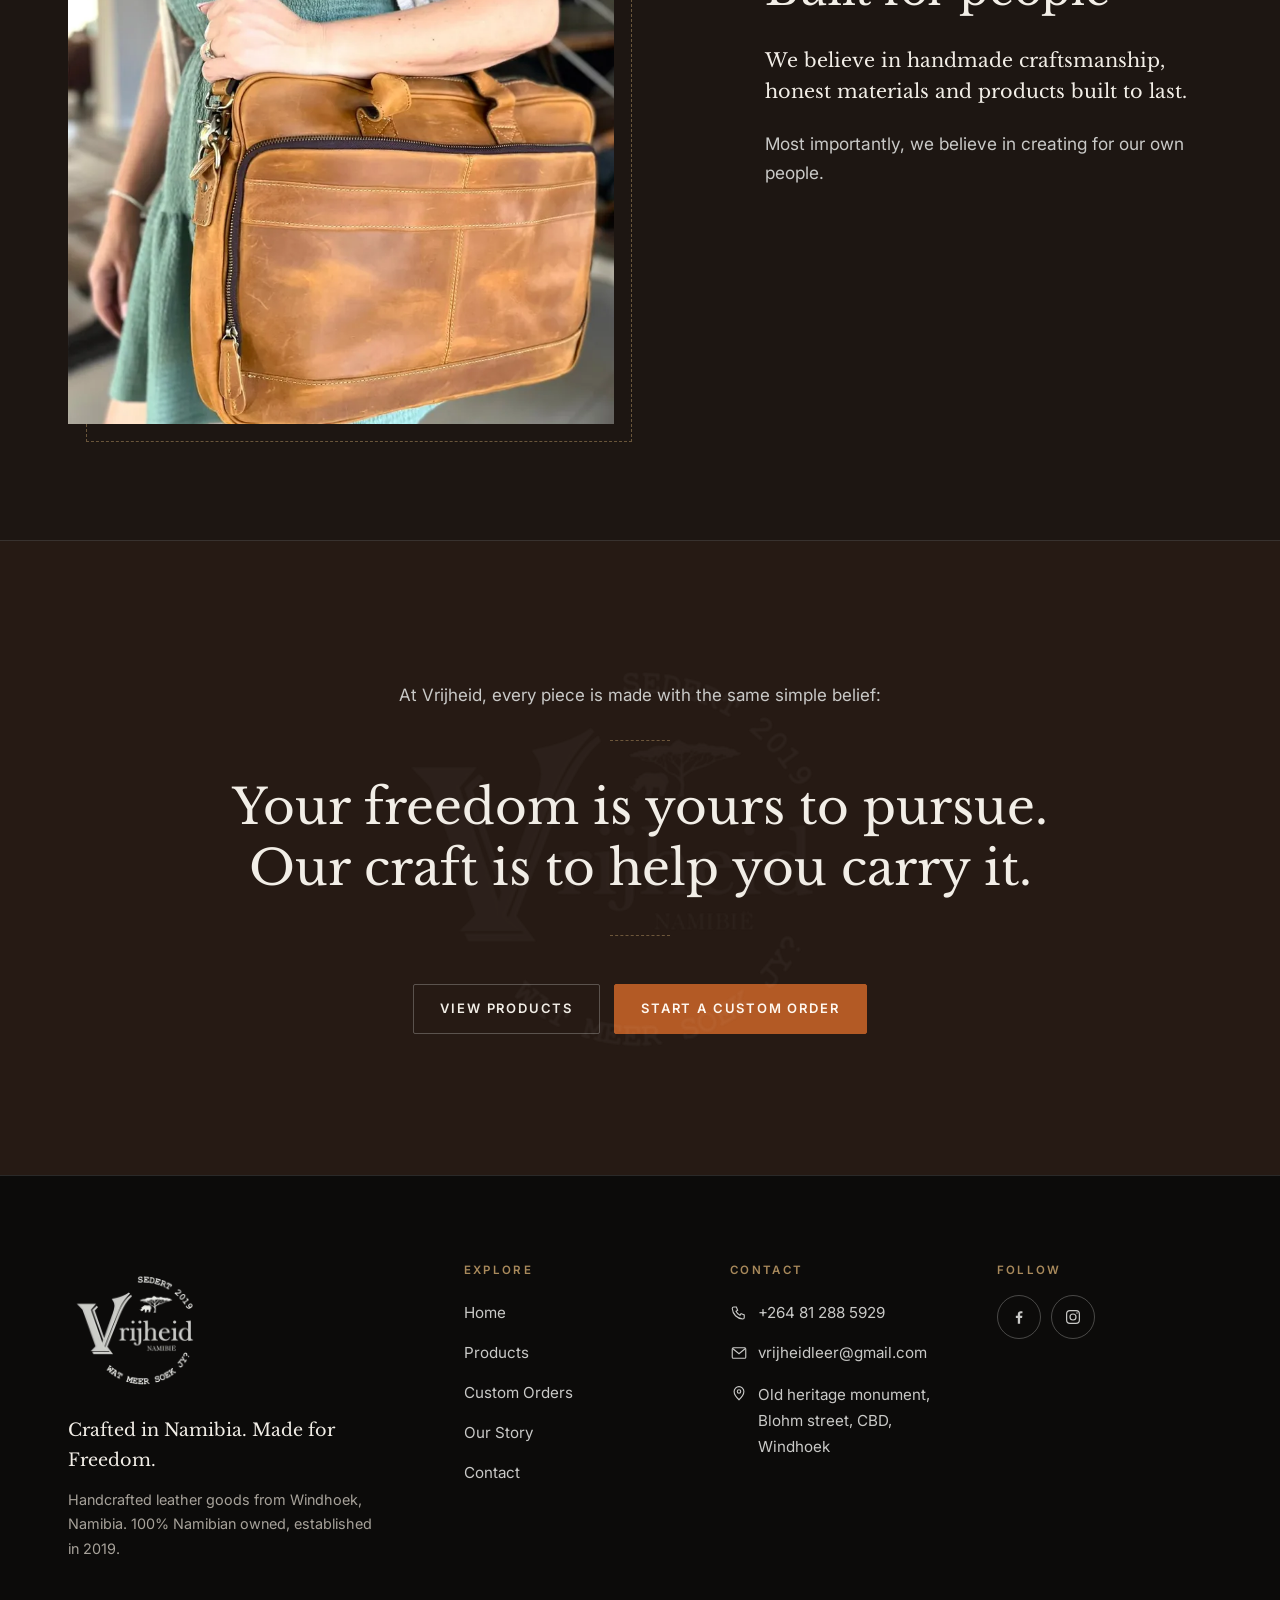
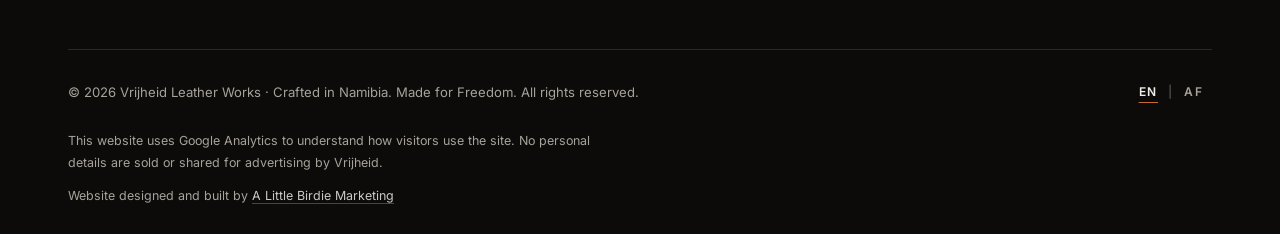
<file: our-story.html>
<!doctype html>
<html lang="en" class="no-js">
<head>
<meta charset="utf-8">
<!-- Google tag (gtag.js) — Google Analytics 4 -->
<script async src="https://www.googletagmanager.com/gtag/js?id=G-CBVJHGR32F"></script>
<script>
  window.dataLayer = window.dataLayer || [];
  function gtag(){dataLayer.push(arguments);}
  gtag('js', new Date());
  gtag('config', 'G-CBVJHGR32F');
</script>
<meta name="viewport" content="width=device-width, initial-scale=1">
<title>Our Story | Vrijheid Leather Works · Handcrafted in Windhoek, Namibia</title>
<meta name="description" content="Established in Windhoek in 2019 and built by Johan and Ina, Vrijheid Leather Works handcrafts leather goods from carefully selected Namibian materials. Crafted in Namibia. Made for Freedom.">
<meta name="theme-color" content="#11100E">
<link rel="canonical" href="/our-story.html" data-abs>
<meta property="og:type" content="website">
<meta property="og:site_name" content="Vrijheid Leather Works">
<meta property="og:locale" content="en_NA">
<meta property="og:locale:alternate" content="af_NA">
<meta property="og:title" content="Our Story | Vrijheid Leather Works · Handcrafted in Windhoek, Namibia">
<meta property="og:description" content="Established in Windhoek in 2019 and built by Johan and Ina, Vrijheid Leather Works handcrafts leather goods from carefully selected Namibian materials. Crafted in Namibia. Made for Freedom.">
<meta property="og:url" content="/our-story.html" data-abs>
<meta property="og:image" content="/assets/images/site/og-default.jpg" data-abs>
<meta property="og:image:width" content="1200">
<meta property="og:image:height" content="630">
<meta property="og:image:alt" content="Handcrafted Vrijheid leather weekender bags">
<meta name="twitter:card" content="summary_large_image">
<meta name="twitter:title" content="Our Story | Vrijheid Leather Works · Handcrafted in Windhoek, Namibia">
<meta name="twitter:description" content="Established in Windhoek in 2019 and built by Johan and Ina, Vrijheid Leather Works handcrafts leather goods from carefully selected Namibian materials. Crafted in Namibia. Made for Freedom.">
<meta name="twitter:image" content="/assets/images/site/og-default.jpg" data-abs>
<link rel="icon" type="image/png" sizes="64x64" href="assets/logo/favicon-64.png">
<link rel="apple-touch-icon" href="assets/logo/apple-touch-icon.png">
<link rel="preconnect" href="https://fonts.googleapis.com">
<link rel="preconnect" href="https://fonts.gstatic.com" crossorigin>
<link rel="stylesheet" href="https://fonts.googleapis.com/css2?family=Inter:wght@400;500;600&family=Libre+Baskerville:ital,wght@0,400;0,700;1,400&display=swap">
<link rel="stylesheet" href="assets/css/styles.css">
</head>
<body data-page="story">
<a class="skip-link" href="#main" data-i18n="skip">Skip to content</a>
<header class="site-header">
  <div class="wrap header-inner">
    <a class="brand" href="index.html" aria-label="Vrijheid Leather Works — home" data-i18n-attr="aria-label:nav.homeLogo">
      <img src="assets/logo/vrijheid-logo-light-160.webp" srcset="assets/logo/vrijheid-logo-light-160.webp 160w, assets/logo/vrijheid-logo-light-320.webp 320w" sizes="80px" width="532" height="469" alt="Vrijheid Leather Works">
    </a>
    <div class="header-mobile-tools">
      <div class="lang lang--mobile" role="group" aria-label="Choose language" data-i18n-attr="aria-label:lang.group">
          <button type="button" data-lang-btn="en" aria-pressed="true" lang="en"><span aria-hidden="true">EN</span><span class="visually-hidden">English</span></button>
          <span class="sep" aria-hidden="true">|</span>
          <button type="button" data-lang-btn="af" aria-pressed="false" lang="af"><span aria-hidden="true">AF</span><span class="visually-hidden">Afrikaans</span></button>
        </div>
      <button class="menu-toggle" type="button" aria-expanded="false" aria-controls="site-nav" aria-label="Open menu" data-i18n-attr="aria-label:nav.open">
        <span class="bars" aria-hidden="true"><span></span><span></span><span></span></span>
      </button>
    </div>
    <nav class="nav" id="site-nav" aria-label="Main navigation" data-i18n-attr="aria-label:nav.main">
      <ul class="nav-list"><li><a href="index.html" data-i18n="nav.home">Home</a></li><li><a href="products.html" data-i18n="nav.products">Products</a></li><li><a href="custom-orders.html" data-i18n="nav.custom">Custom Orders</a></li><li><a href="our-story.html" aria-current="page" data-i18n="nav.story">Our Story</a></li><li><a href="contact.html" data-i18n="nav.contact">Contact</a></li></ul>
      <div class="lang lang--desktop" role="group" aria-label="Choose language" data-i18n-attr="aria-label:lang.group">
          <button type="button" data-lang-btn="en" aria-pressed="true" lang="en"><span aria-hidden="true">EN</span><span class="visually-hidden">English</span></button>
          <span class="sep" aria-hidden="true">|</span>
          <button type="button" data-lang-btn="af" aria-pressed="false" lang="af"><span aria-hidden="true">AF</span><span class="visually-hidden">Afrikaans</span></button>
        </div>
      <div class="nav-mobile-extra">
        <a href="tel:+264812885929"><svg viewBox="0 0 24 24" width="18" height="18" fill="none" stroke="currentColor" stroke-width="1.5" aria-hidden="true" focusable="false"><path d="M5 4h3.5l1.7 4.3-2.2 1.4a11 11 0 005.3 5.3l1.4-2.2L19 14.5V18a2 2 0 01-2 2A15 15 0 013 6a2 2 0 012-2z"/></svg><span>+264 81 288 5929</span></a>
        <a href="mailto:vrijheidleer@gmail.com"><svg viewBox="0 0 24 24" width="18" height="18" fill="none" stroke="currentColor" stroke-width="1.5" aria-hidden="true" focusable="false"><rect x="3" y="5" width="18" height="14" rx="1.5"/><path d="M3.5 6l8.5 7 8.5-7"/></svg><span>vrijheidleer@gmail.com</span></a>
        <div class="social-row" style="margin-top:16px"><a class="social-link" href="https://www.facebook.com/Vrijheid2" target="_blank" rel="noopener noreferrer"><svg viewBox="0 0 24 24" fill="currentColor" aria-hidden="true" focusable="false"><path d="M13.5 21v-7.6h2.6l.4-3h-3V8.5c0-.9.3-1.5 1.5-1.5h1.6V4.3c-.3 0-1.2-.1-2.3-.1-2.3 0-3.9 1.4-3.9 4v2.2H7.8v3h2.6V21h3.1z"/></svg><span>Facebook · Vrijheid</span><span class="visually-hidden"> — <span data-i18n="social.fb">Visit Vrijheid on Facebook</span> <span data-i18n="social.newTab">(opens in a new tab)</span></span></a><a class="social-link" href="https://www.instagram.com/vrijheid3006/" target="_blank" rel="noopener noreferrer"><svg viewBox="0 0 24 24" fill="none" stroke="currentColor" stroke-width="1.6" aria-hidden="true" focusable="false"><rect x="3.5" y="3.5" width="17" height="17" rx="4.5"/><circle cx="12" cy="12" r="4"/><circle cx="17.3" cy="6.7" r="1" fill="currentColor" stroke="none"/></svg><span>Instagram · @vrijheid3006</span><span class="visually-hidden"> — <span data-i18n="social.ig">Follow Vrijheid on Instagram</span> <span data-i18n="social.newTab">(opens in a new tab)</span></span></a></div>
      </div>
    </nav>
  </div>
</header>
<main id="main">
  <section class="page-head" aria-labelledby="page-title">
    <img class="watermark" src="assets/logo/vrijheid-logo-light-320.webp" width="532" height="469" alt="" aria-hidden="true" loading="lazy">
    <div class="wrap">
      <p class="eyebrow" data-i18n="story.eyebrow">Our mission</p>
      <h1 id="page-title" data-i18n-html="brand.lineHtml">Crafted in Namibia.<br>Made for Freedom.</h1>
      <p class="lead" data-i18n="story.intro">Vrijheid means freedom — and that idea lies at the heart of everything we create.</p>
    </div>
  </section>

  <section class="story-section" aria-labelledby="s1-title">
    <div class="wrap split">
      <div class="split__media reveal">
        <div class="frame-offset"><div class="frame frame--tall"><img src="assets/images/site/story-leather-hide-800.webp" srcset="assets/images/site/story-leather-hide-480.webp 480w, assets/images/site/story-leather-hide-800.webp 800w, assets/images/site/story-leather-hide-936.webp 936w" sizes="(max-width: 860px) 100vw, 50vw" width="936" height="1280" alt="Hand-cut tan leather pieces resting on a natural leather hide" data-i18n-attr="alt:story.s1.alt" loading="lazy" decoding="async" style="object-position:50% 50%"></div></div>
      </div>
      <div class="split__body reveal">
        <p class="eyebrow" data-i18n="story.s1.eyebrow">2019 — 2026</p>
        <h2 id="s1-title" data-i18n="story.s1.title">How it started</h2>
        <p class="first-p" data-i18n="story.s1.p1">Established in 2019, Vrijheid Leather Works began in Windhoek as a simple hobby, born from a passion for working with leather and creating something with our own hands.</p>
        <p data-i18n="story.s1.p2">What started small steadily grew through dedication, craftsmanship and the support of our customers, becoming a fully fledged business in April 2026.</p>
      </div>
    </div>
  </section>
  <section class="story-section" aria-labelledby="s2-title">
    <div class="wrap split split--reverse">
      <div class="split__media reveal">
        <div class="frame-offset"><div class="frame frame--tall"><img src="assets/images/site/story-travel-800.webp" srcset="assets/images/site/story-travel-480.webp 480w, assets/images/site/story-travel-800.webp 800w, assets/images/site/story-travel-1200.webp 1200w" sizes="(max-width: 860px) 100vw, 50vw" width="1800" height="2048" alt="Engraved leather travel document cover with a passport, boarding pass and coffee" data-i18n-attr="alt:story.s2.alt" loading="lazy" decoding="async" style="object-position:50% 50%"></div></div>
      </div>
      <div class="split__body reveal">
        <p class="eyebrow" data-i18n="story.s2.eyebrow">Vrijheid means freedom</p>
        <h2 id="s2-title" data-i18n="story.s2.title">Why Vrijheid</h2>
        <p class="first-p" data-i18n="story.s2.p1">Our mission is to make products that become part of the lives of the people who use them; products that complement their individuality, their work, their ambitions and the freedom to pursue whatever path they choose.</p>
        <p data-i18n="story.s2.p2">Whether it is something personal, something for the workplace, or something made specifically for a business, every piece is created with purpose, character and longevity in mind.</p>
      </div>
    </div>
  </section>
  <section class="story-section" aria-labelledby="s3-title">
    <div class="wrap split">
      <div class="split__media reveal">
        <div class="frame-offset"><div class="frame frame--tall"><img src="assets/images/products/placemats-set-800.webp" srcset="assets/images/products/placemats-set-480.webp 480w, assets/images/products/placemats-set-800.webp 800w, assets/images/products/placemats-set-1080.webp 1080w" sizes="(max-width: 860px) 100vw, 50vw" width="1080" height="814" alt="Leather placemats engraved with a buffalo, elephant, lion, rhino and leopard" data-i18n-attr="alt:story.s3.alt" loading="lazy" decoding="async" style="object-position:50% 50%"></div></div>
      </div>
      <div class="split__body reveal">
        <p class="eyebrow" data-i18n="story.s3.eyebrow">Windhoek CBD</p>
        <h2 id="s3-title" data-i18n="story.s3.title">Made in Namibia</h2>
        <p class="first-p" data-i18n="story.s3.p1">Today, Vrijheid Leather Works is proudly based in the CBD of Windhoek, where we design and handcraft quality leather products using carefully selected Namibian materials, including genuine Namibian leather, with a purpose that goes beyond simply making a product.</p>
        <p data-i18n="story.s3.p2">Our products are made in Namibia, with Namibian materials, for Namibians — while carrying a quality and character that can proudly travel beyond our borders.</p>
      </div>
    </div>
  </section>
  <section class="story-section" aria-labelledby="s4-title">
    <div class="wrap split split--reverse">
      <div class="split__media reveal">
        <div class="frame-offset"><div class="frame frame--tall"><img src="assets/images/products/mittens-800.webp" srcset="assets/images/products/mittens-480.webp 480w, assets/images/products/mittens-800.webp 800w, assets/images/products/mittens-909.webp 909w" sizes="(max-width: 860px) 100vw, 50vw" width="909" height="1079" alt="Leather mitten engraved Beste Pappa hanging beside braai tools in front of a fire" data-i18n-attr="alt:story.s4.alt" loading="lazy" decoding="async" style="object-position:50% 45%"></div></div>
      </div>
      <div class="split__body reveal">
        <p class="eyebrow" data-i18n="story.s4.eyebrow">Johan & Ina</p>
        <h2 id="s4-title" data-i18n="story.s4.title">A family craft</h2>
        <p class="first-p" data-i18n="story.s4.p1">Vrijheid is a family-built business, created through the combined skills and dedication of Johan and his wife, Ina.</p>
        <p data-i18n="story.s4.p2">Together, our different skills and perspectives allow us to serve both sides of the market — from individual customers looking for something personal and distinctive, to corporate clients seeking quality, practical and proudly Namibian products.</p>
      </div>
    </div>
  </section>
  <section class="story-section" aria-labelledby="s5-title">
    <div class="wrap split">
      <div class="split__media reveal">
        <div class="frame-offset"><div class="frame frame--tall"><img src="assets/images/site/story-everyday-800.webp" srcset="assets/images/site/story-everyday-480.webp 480w, assets/images/site/story-everyday-800.webp 800w, assets/images/site/story-everyday-916.webp 916w" sizes="(max-width: 860px) 100vw, 50vw" width="916" height="1280" alt="A woman carrying a tan leather laptop bag on her shoulder" data-i18n-attr="alt:story.s5.alt" loading="lazy" decoding="async" style="object-position:50% 35%"></div></div>
      </div>
      <div class="split__body reveal">
        <p class="eyebrow" data-i18n="story.s5.eyebrow">What we believe</p>
        <h2 id="s5-title" data-i18n="story.s5.title">Built for people</h2>
        <p class="first-p" data-i18n="story.s5.p1">We believe in handmade craftsmanship, honest materials and products built to last.</p>
        <p data-i18n="story.s5.p2">Most importantly, we believe in creating for our own people.</p>
      </div>
    </div>
  </section>
  <section class="story-quote" aria-label="Vrijheid">
    <img class="watermark" src="assets/logo/vrijheid-logo-light-320.webp" width="532" height="469" alt="" aria-hidden="true" loading="lazy">
    <div class="wrap reveal">
      <p class="pre" data-i18n="story.closing">At Vrijheid, every piece is made with the same simple belief:</p>
      <blockquote><p style="margin:0" data-i18n-html="story.quote">Your freedom is yours to pursue.<br>Our craft is to help you carry it.</p></blockquote>
      <div class="btn-row" style="justify-content:center;margin-top:48px">
        <a class="btn btn--ghost" href="products.html" data-i18n="cta.viewProducts">View products</a>
        <a class="btn btn--primary" href="custom-orders.html" data-i18n="cta.startCustom">Start a custom order</a>
      </div>
    </div>
  </section>
</main>
<footer class="site-footer">
  <div class="wrap">
    <div class="footer-grid">
      <div class="footer-brand">
        <img src="assets/logo/vrijheid-logo-light-320.webp" width="532" height="469" alt="Vrijheid Leather Works" loading="lazy">
        <p class="line" data-i18n="brand.line">Crafted in Namibia. Made for Freedom.</p>
        <p data-i18n="footer.about">Handcrafted leather goods from Windhoek, Namibia. 100% Namibian owned, established in 2019.</p>
      </div>
      <div class="footer-col">
        <h2 data-i18n="footer.explore">Explore</h2>
        <ul><li><a href="index.html" data-i18n="nav.home">Home</a></li><li><a href="products.html" data-i18n="nav.products">Products</a></li><li><a href="custom-orders.html" data-i18n="nav.custom">Custom Orders</a></li><li><a href="our-story.html" data-i18n="nav.story">Our Story</a></li><li><a href="contact.html" data-i18n="nav.contact">Contact</a></li></ul>
      </div>
      <div class="footer-col">
        <h2 data-i18n="footer.contact">Contact</h2>
        <address>
          <ul>
            <li><a href="tel:+264812885929"><svg viewBox="0 0 24 24" width="18" height="18" fill="none" stroke="currentColor" stroke-width="1.5" aria-hidden="true" focusable="false"><path d="M5 4h3.5l1.7 4.3-2.2 1.4a11 11 0 005.3 5.3l1.4-2.2L19 14.5V18a2 2 0 01-2 2A15 15 0 013 6a2 2 0 012-2z"/></svg><span>+264 81 288 5929</span></a></li>
            <li><a href="mailto:vrijheidleer@gmail.com"><svg viewBox="0 0 24 24" width="18" height="18" fill="none" stroke="currentColor" stroke-width="1.5" aria-hidden="true" focusable="false"><rect x="3" y="5" width="18" height="14" rx="1.5"/><path d="M3.5 6l8.5 7 8.5-7"/></svg><span>vrijheidleer@gmail.com</span></a></li>
            <li><span class="footer-address" style="display:inline-flex;gap:10px;align-items:flex-start;padding-top:7px;color:var(--text-soft)"><svg viewBox="0 0 24 24" width="18" height="18" fill="none" stroke="currentColor" stroke-width="1.5" aria-hidden="true" focusable="false"><path d="M12 21s-6.5-6.1-6.5-11a6.5 6.5 0 0113 0c0 4.9-6.5 11-6.5 11z"/><circle cx="12" cy="10" r="2.3"/></svg><span data-i18n="contact.location">Old heritage monument, Blohm street, CBD, Windhoek</span></span></li>
          </ul>
        </address>
      </div>
      <div class="footer-col">
        <h2 data-i18n="footer.follow">Follow</h2>
        <div class="footer-social"><a href="https://www.facebook.com/Vrijheid2" target="_blank" rel="noopener noreferrer" aria-label="Visit Vrijheid on Facebook (opens in a new tab)" data-i18n-attr="aria-label:social.fb"><svg viewBox="0 0 24 24" fill="currentColor" aria-hidden="true" focusable="false"><path d="M13.5 21v-7.6h2.6l.4-3h-3V8.5c0-.9.3-1.5 1.5-1.5h1.6V4.3c-.3 0-1.2-.1-2.3-.1-2.3 0-3.9 1.4-3.9 4v2.2H7.8v3h2.6V21h3.1z"/></svg></a><a href="https://www.instagram.com/vrijheid3006/" target="_blank" rel="noopener noreferrer" aria-label="Follow Vrijheid on Instagram (opens in a new tab)" data-i18n-attr="aria-label:social.ig"><svg viewBox="0 0 24 24" fill="none" stroke="currentColor" stroke-width="1.6" aria-hidden="true" focusable="false"><rect x="3.5" y="3.5" width="17" height="17" rx="4.5"/><circle cx="12" cy="12" r="4"/><circle cx="17.3" cy="6.7" r="1" fill="currentColor" stroke="none"/></svg></a></div>
      </div>
    </div>
    <div class="footer-bottom">
      <p style="margin:0">© <span data-year>2026</span> Vrijheid Leather Works · <span data-i18n="brand.line">Crafted in Namibia. Made for Freedom.</span> <span data-i18n="footer.rights">All rights reserved.</span></p>
      <p class="footer-privacy" data-i18n="footer.analytics">This website uses Google Analytics to understand how visitors use the site. No personal details are sold or shared for advertising by Vrijheid.</p>
      <p class="footer-credit"><span data-i18n="footer.credit">Website designed and built by</span> <a href="https://www.littlebirdie.com.na" target="_blank" rel="noopener">A Little Birdie Marketing</a></p>
      <div class="lang" role="group" aria-label="Language" data-i18n-attr="aria-label:footer.language">
        <button type="button" data-lang-btn="en" aria-pressed="true" lang="en"><span aria-hidden="true">EN</span><span class="visually-hidden">English</span></button>
        <span class="sep" aria-hidden="true">|</span>
        <button type="button" data-lang-btn="af" aria-pressed="false" lang="af"><span aria-hidden="true">AF</span><span class="visually-hidden">Afrikaans</span></button>
      </div>
    </div>
  </div>
</footer>
<script src="data/translations.js"></script>
<script src="data/images.js"></script>
<script src="data/products.js"></script>
<script src="assets/js/site-config.js"></script>
<script src="assets/js/main.js"></script>
</body>
</html>
</file>
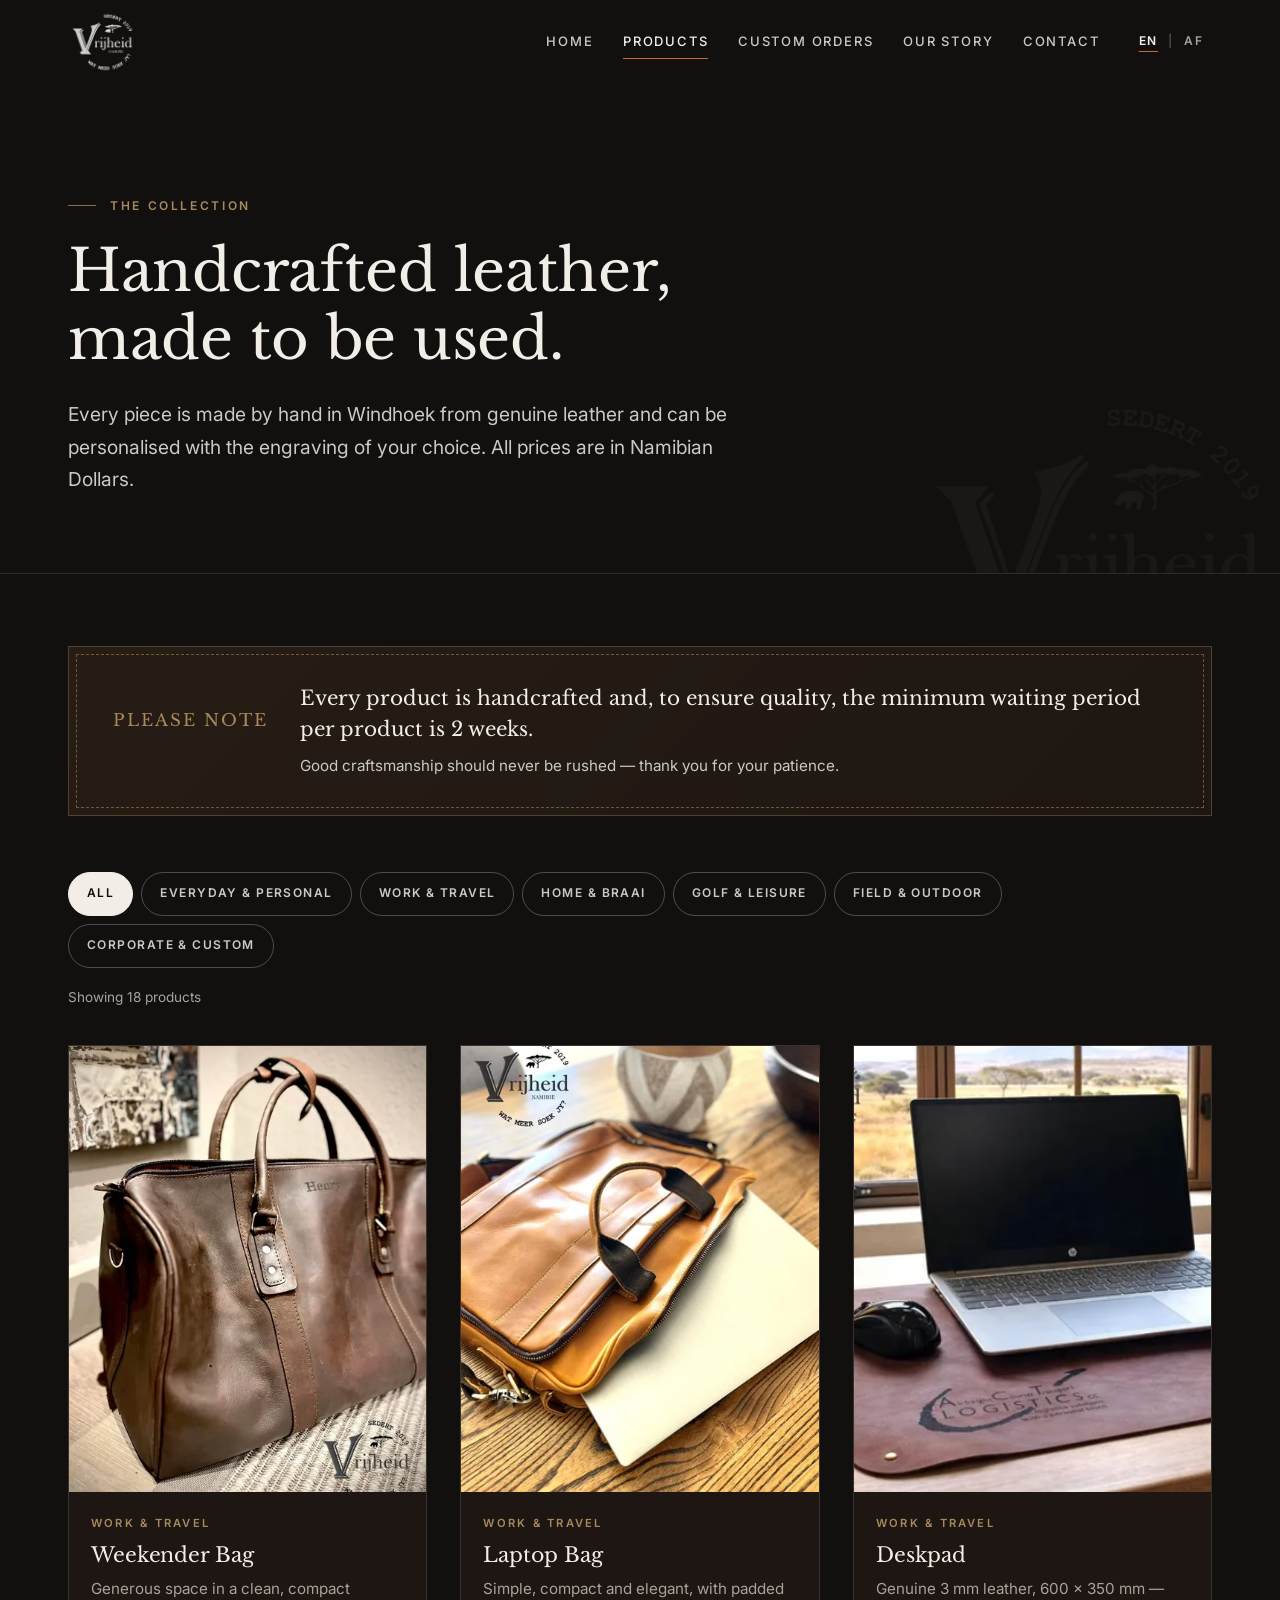
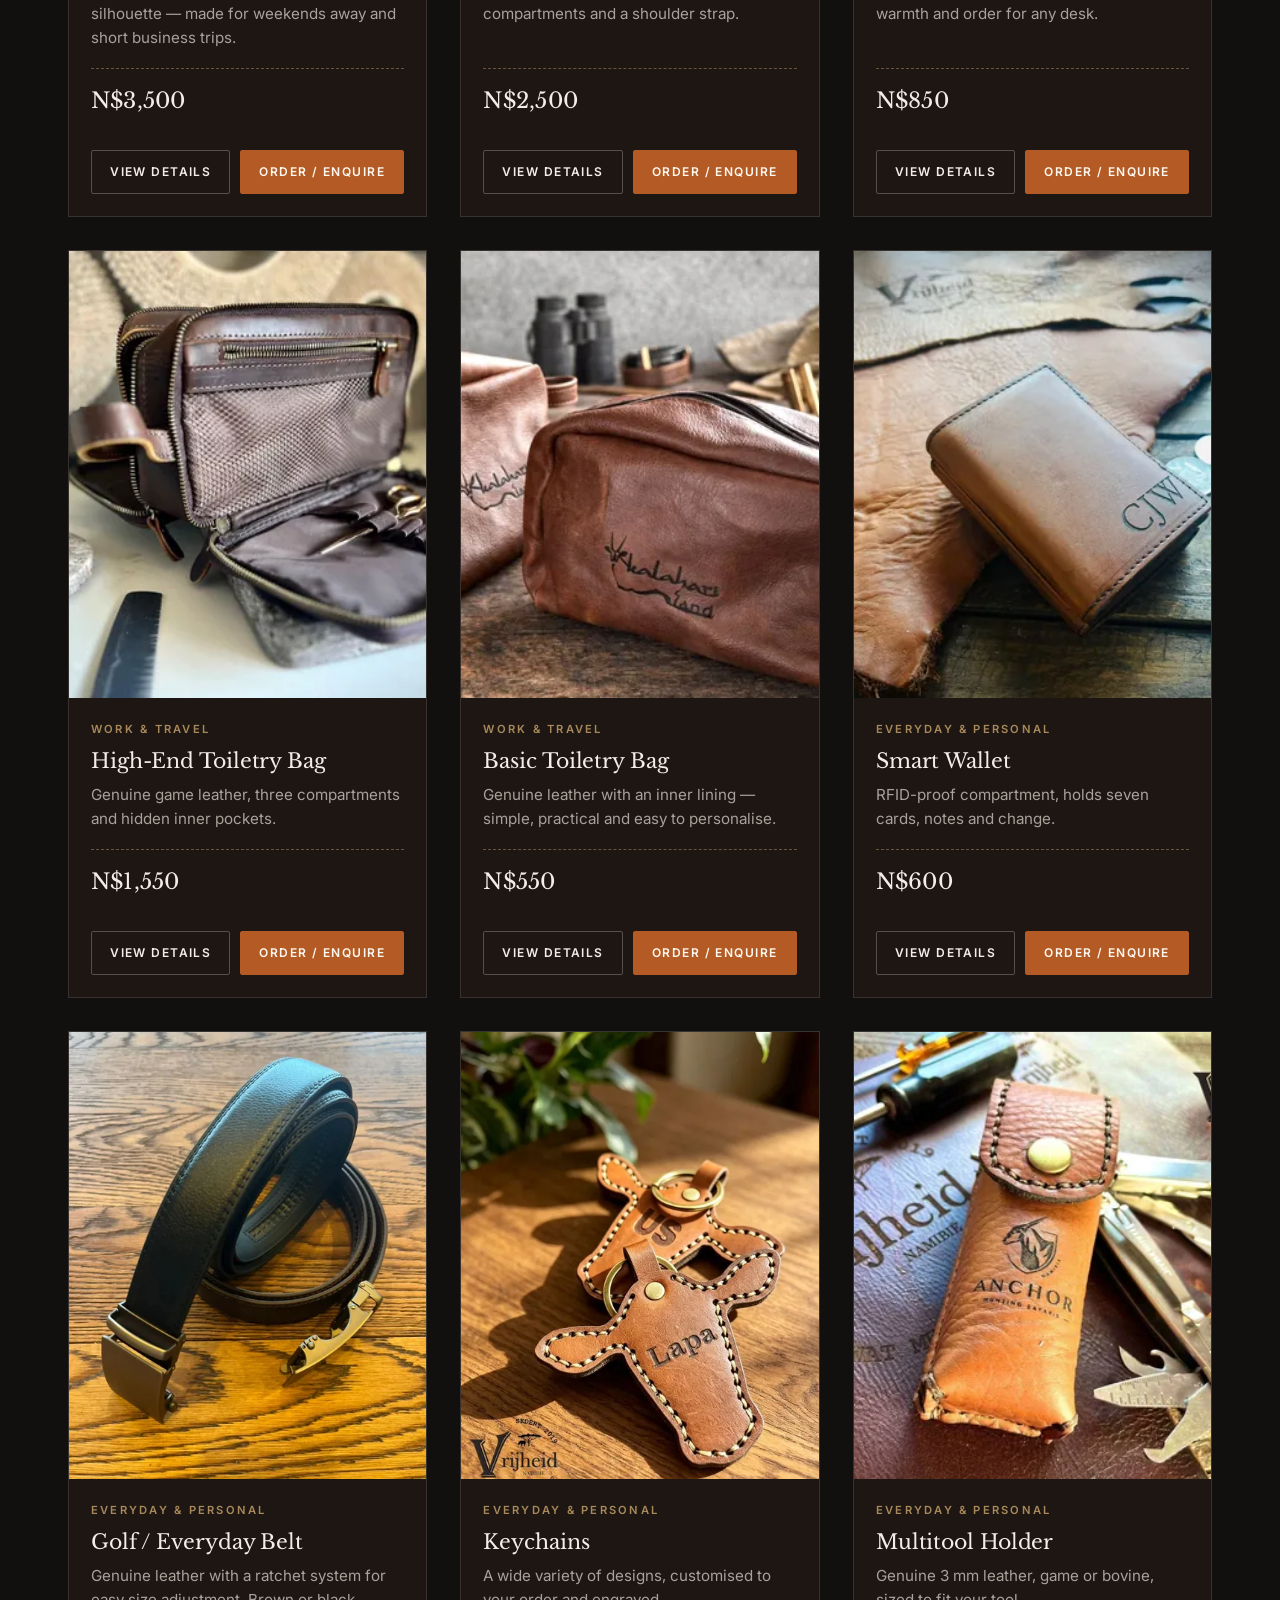
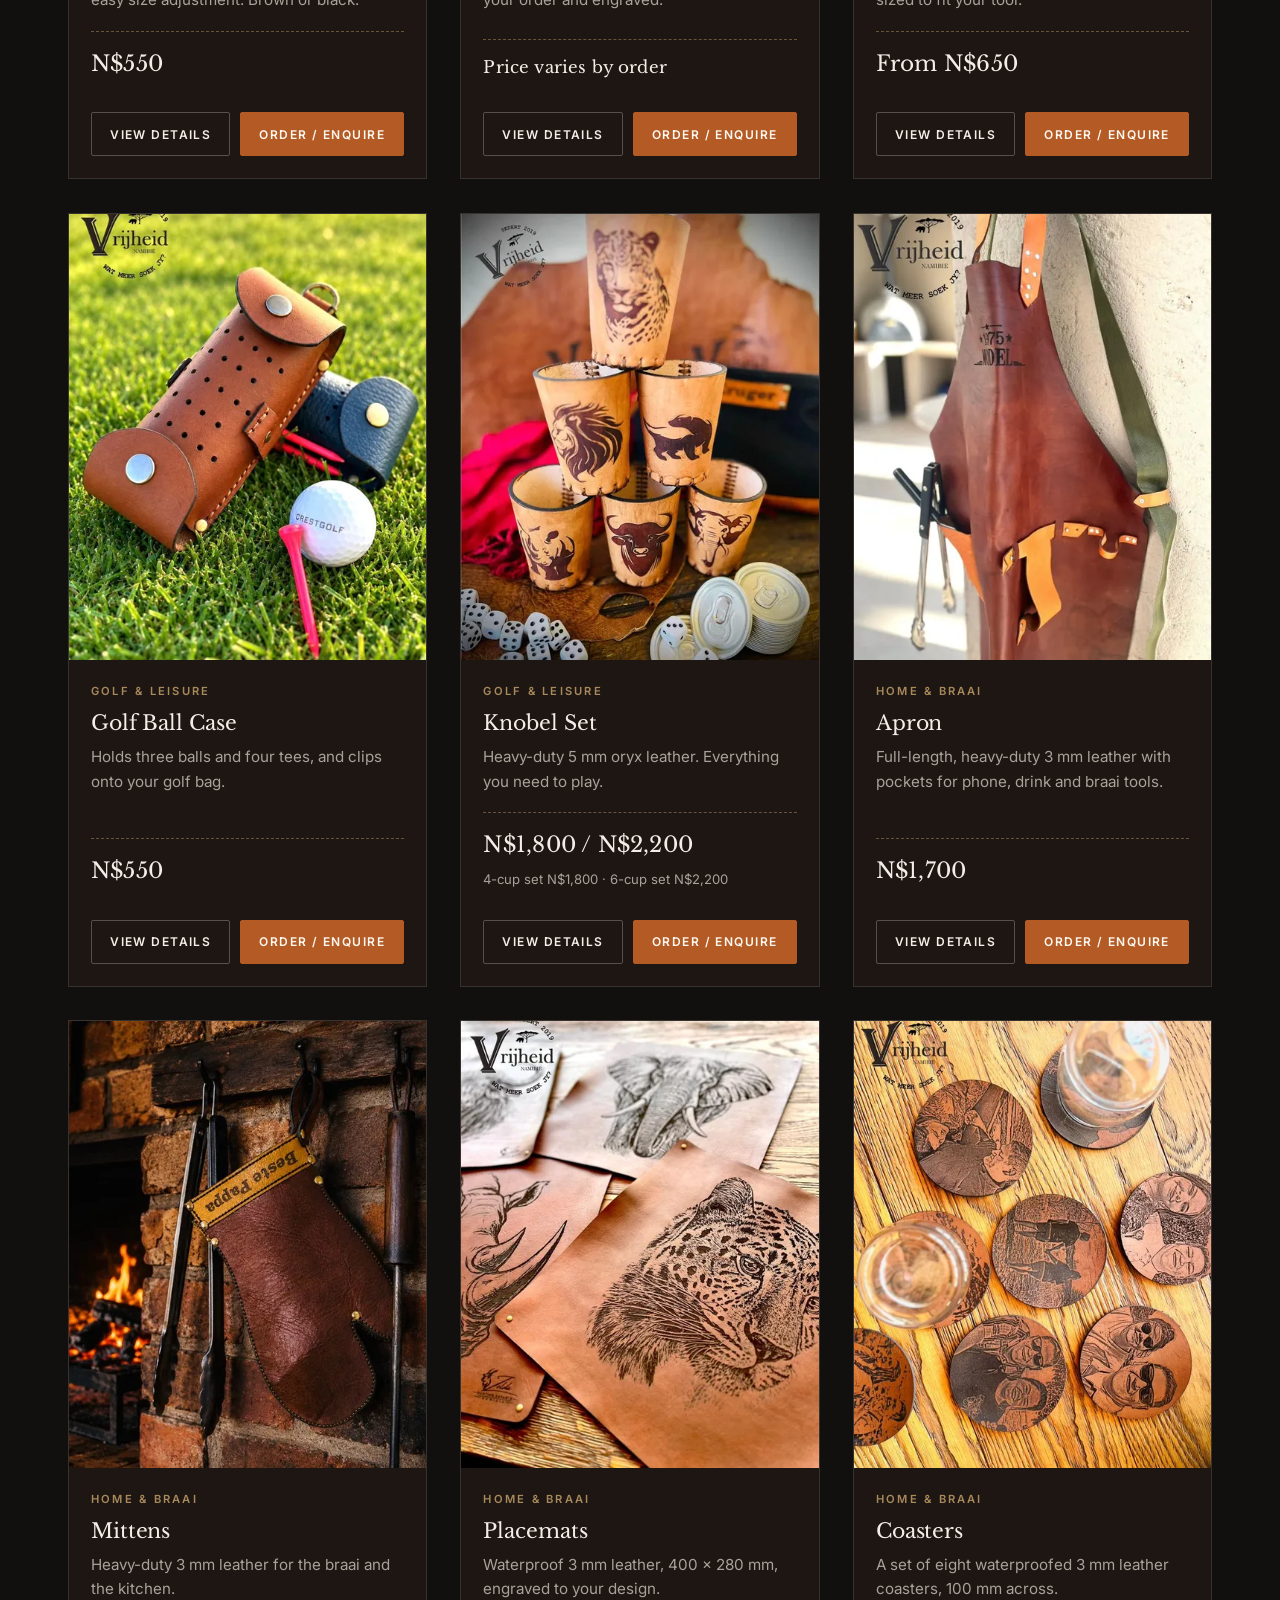
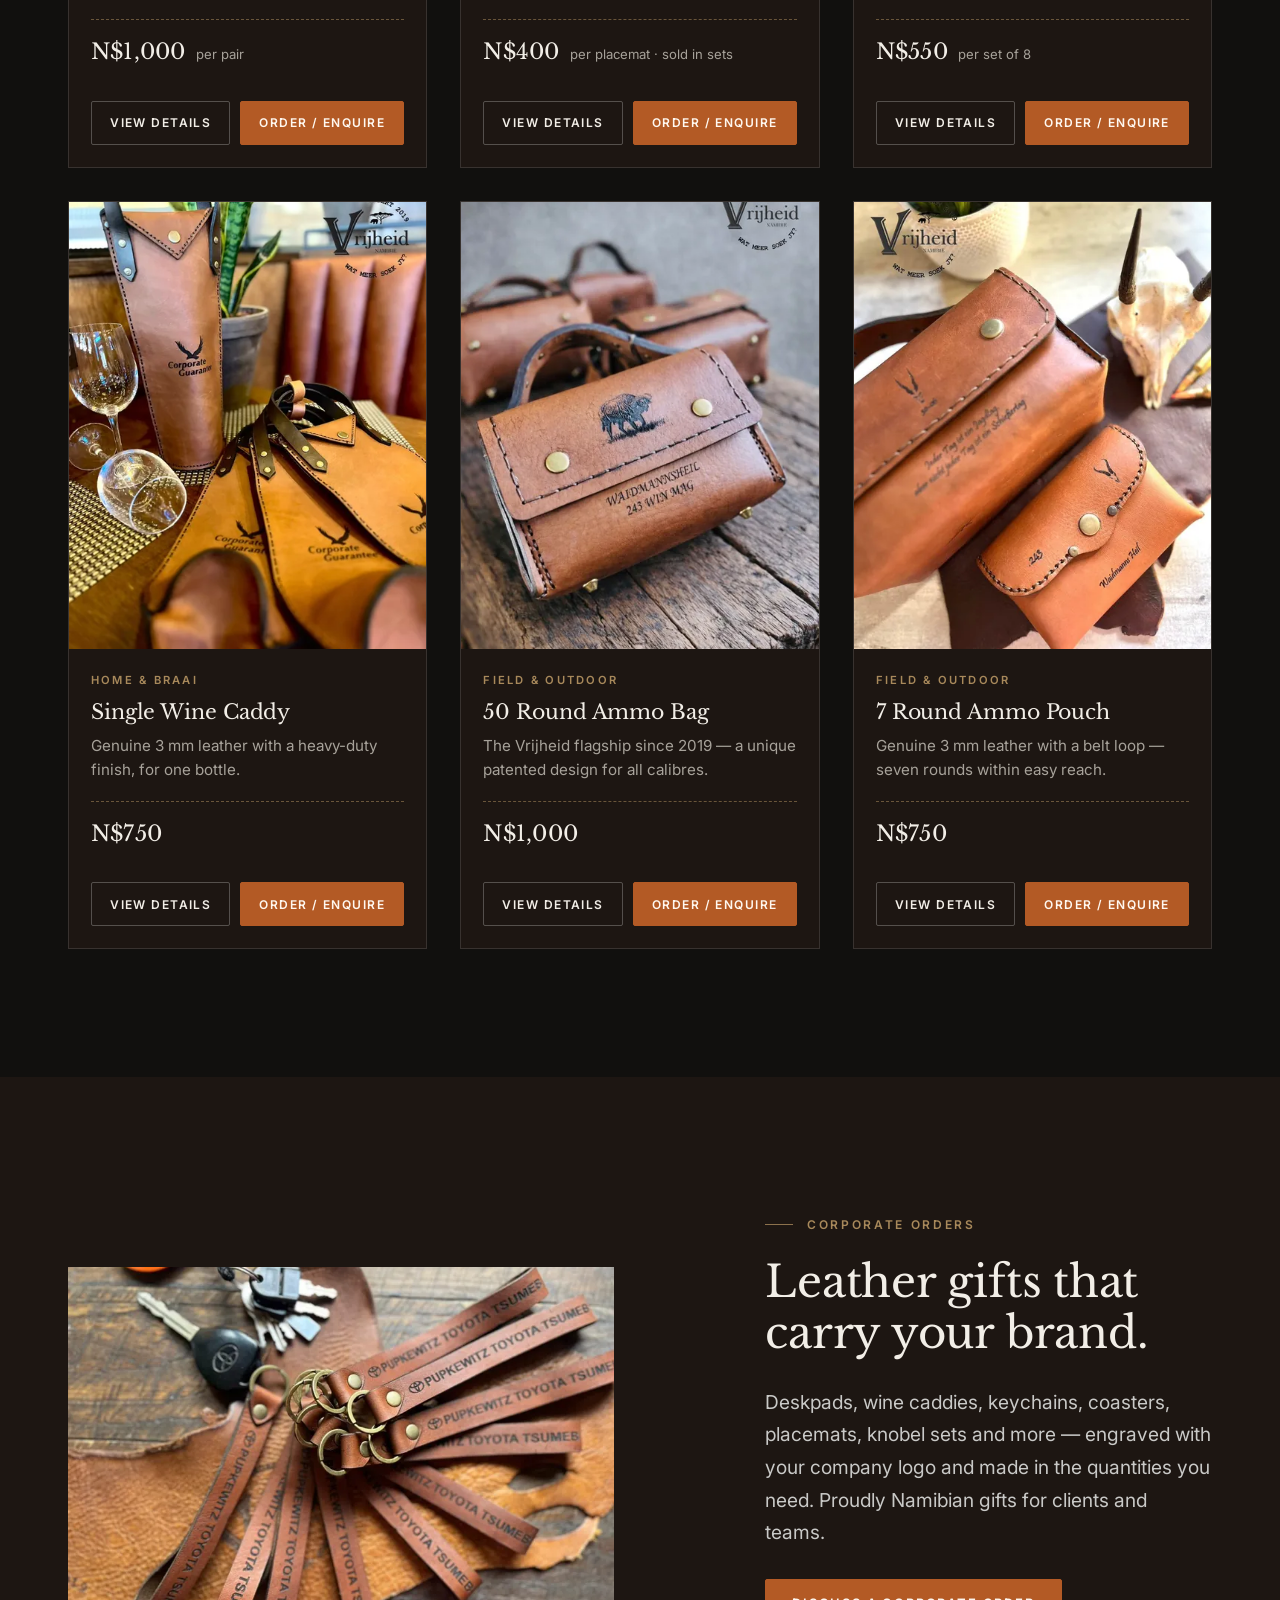
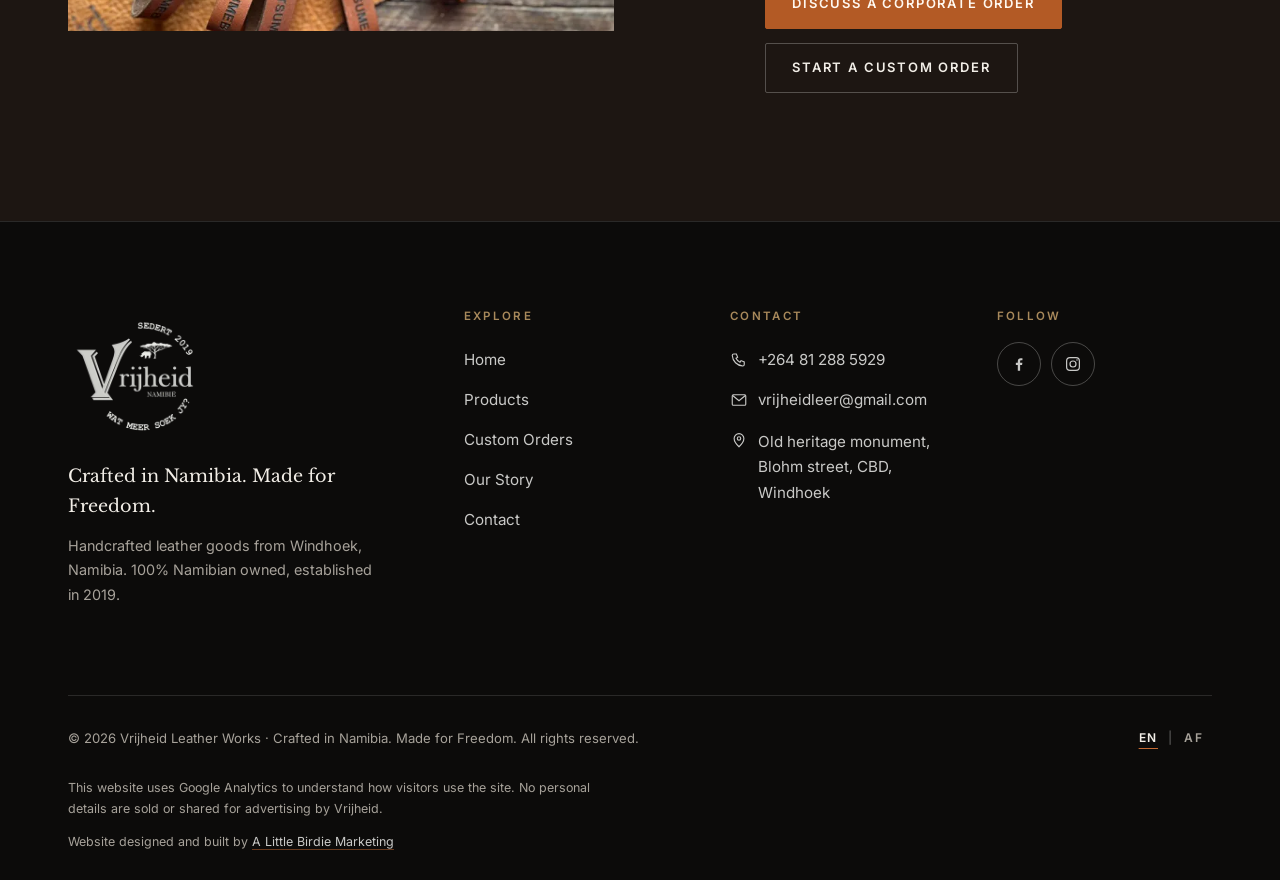
<file: products.html>
<!doctype html>
<html lang="en" class="no-js">
<head>
<meta charset="utf-8">
<!-- Google tag (gtag.js) — Google Analytics 4 -->
<script async src="https://www.googletagmanager.com/gtag/js?id=G-CBVJHGR32F"></script>
<script>
  window.dataLayer = window.dataLayer || [];
  function gtag(){dataLayer.push(arguments);}
  gtag('js', new Date());
  gtag('config', 'G-CBVJHGR32F');
</script>
<meta name="viewport" content="width=device-width, initial-scale=1">
<title>Leather Products &amp; Prices | Vrijheid Leather Works · Namibia</title>
<meta name="description" content="Handmade Namibian leather products with prices — weekender and laptop bags, belts, wallets, aprons, placemats, knobel sets, golf accessories and corporate gifts. Made in Windhoek.">
<meta name="theme-color" content="#11100E">
<link rel="canonical" href="/products.html" data-abs>
<meta property="og:type" content="website">
<meta property="og:site_name" content="Vrijheid Leather Works">
<meta property="og:locale" content="en_NA">
<meta property="og:locale:alternate" content="af_NA">
<meta property="og:title" content="Leather Products &amp; Prices | Vrijheid Leather Works · Namibia">
<meta property="og:description" content="Handmade Namibian leather products with prices — weekender and laptop bags, belts, wallets, aprons, placemats, knobel sets, golf accessories and corporate gifts. Made in Windhoek.">
<meta property="og:url" content="/products.html" data-abs>
<meta property="og:image" content="/assets/images/site/og-default.jpg" data-abs>
<meta property="og:image:width" content="1200">
<meta property="og:image:height" content="630">
<meta property="og:image:alt" content="Handcrafted Vrijheid leather weekender bags">
<meta name="twitter:card" content="summary_large_image">
<meta name="twitter:title" content="Leather Products &amp; Prices | Vrijheid Leather Works · Namibia">
<meta name="twitter:description" content="Handmade Namibian leather products with prices — weekender and laptop bags, belts, wallets, aprons, placemats, knobel sets, golf accessories and corporate gifts. Made in Windhoek.">
<meta name="twitter:image" content="/assets/images/site/og-default.jpg" data-abs>
<link rel="icon" type="image/png" sizes="64x64" href="assets/logo/favicon-64.png">
<link rel="apple-touch-icon" href="assets/logo/apple-touch-icon.png">
<link rel="preconnect" href="https://fonts.googleapis.com">
<link rel="preconnect" href="https://fonts.gstatic.com" crossorigin>
<link rel="stylesheet" href="https://fonts.googleapis.com/css2?family=Inter:wght@400;500;600&family=Libre+Baskerville:ital,wght@0,400;0,700;1,400&display=swap">
<link rel="stylesheet" href="assets/css/styles.css">
</head>
<body data-page="products">
<a class="skip-link" href="#main" data-i18n="skip">Skip to content</a>
<header class="site-header">
  <div class="wrap header-inner">
    <a class="brand" href="index.html" aria-label="Vrijheid Leather Works — home" data-i18n-attr="aria-label:nav.homeLogo">
      <img src="assets/logo/vrijheid-logo-light-160.webp" srcset="assets/logo/vrijheid-logo-light-160.webp 160w, assets/logo/vrijheid-logo-light-320.webp 320w" sizes="80px" width="532" height="469" alt="Vrijheid Leather Works">
    </a>
    <div class="header-mobile-tools">
      <div class="lang lang--mobile" role="group" aria-label="Choose language" data-i18n-attr="aria-label:lang.group">
          <button type="button" data-lang-btn="en" aria-pressed="true" lang="en"><span aria-hidden="true">EN</span><span class="visually-hidden">English</span></button>
          <span class="sep" aria-hidden="true">|</span>
          <button type="button" data-lang-btn="af" aria-pressed="false" lang="af"><span aria-hidden="true">AF</span><span class="visually-hidden">Afrikaans</span></button>
        </div>
      <button class="menu-toggle" type="button" aria-expanded="false" aria-controls="site-nav" aria-label="Open menu" data-i18n-attr="aria-label:nav.open">
        <span class="bars" aria-hidden="true"><span></span><span></span><span></span></span>
      </button>
    </div>
    <nav class="nav" id="site-nav" aria-label="Main navigation" data-i18n-attr="aria-label:nav.main">
      <ul class="nav-list"><li><a href="index.html" data-i18n="nav.home">Home</a></li><li><a href="products.html" aria-current="page" data-i18n="nav.products">Products</a></li><li><a href="custom-orders.html" data-i18n="nav.custom">Custom Orders</a></li><li><a href="our-story.html" data-i18n="nav.story">Our Story</a></li><li><a href="contact.html" data-i18n="nav.contact">Contact</a></li></ul>
      <div class="lang lang--desktop" role="group" aria-label="Choose language" data-i18n-attr="aria-label:lang.group">
          <button type="button" data-lang-btn="en" aria-pressed="true" lang="en"><span aria-hidden="true">EN</span><span class="visually-hidden">English</span></button>
          <span class="sep" aria-hidden="true">|</span>
          <button type="button" data-lang-btn="af" aria-pressed="false" lang="af"><span aria-hidden="true">AF</span><span class="visually-hidden">Afrikaans</span></button>
        </div>
      <div class="nav-mobile-extra">
        <a href="tel:+264812885929"><svg viewBox="0 0 24 24" width="18" height="18" fill="none" stroke="currentColor" stroke-width="1.5" aria-hidden="true" focusable="false"><path d="M5 4h3.5l1.7 4.3-2.2 1.4a11 11 0 005.3 5.3l1.4-2.2L19 14.5V18a2 2 0 01-2 2A15 15 0 013 6a2 2 0 012-2z"/></svg><span>+264 81 288 5929</span></a>
        <a href="mailto:vrijheidleer@gmail.com"><svg viewBox="0 0 24 24" width="18" height="18" fill="none" stroke="currentColor" stroke-width="1.5" aria-hidden="true" focusable="false"><rect x="3" y="5" width="18" height="14" rx="1.5"/><path d="M3.5 6l8.5 7 8.5-7"/></svg><span>vrijheidleer@gmail.com</span></a>
        <div class="social-row" style="margin-top:16px"><a class="social-link" href="https://www.facebook.com/Vrijheid2" target="_blank" rel="noopener noreferrer"><svg viewBox="0 0 24 24" fill="currentColor" aria-hidden="true" focusable="false"><path d="M13.5 21v-7.6h2.6l.4-3h-3V8.5c0-.9.3-1.5 1.5-1.5h1.6V4.3c-.3 0-1.2-.1-2.3-.1-2.3 0-3.9 1.4-3.9 4v2.2H7.8v3h2.6V21h3.1z"/></svg><span>Facebook · Vrijheid</span><span class="visually-hidden"> — <span data-i18n="social.fb">Visit Vrijheid on Facebook</span> <span data-i18n="social.newTab">(opens in a new tab)</span></span></a><a class="social-link" href="https://www.instagram.com/vrijheid3006/" target="_blank" rel="noopener noreferrer"><svg viewBox="0 0 24 24" fill="none" stroke="currentColor" stroke-width="1.6" aria-hidden="true" focusable="false"><rect x="3.5" y="3.5" width="17" height="17" rx="4.5"/><circle cx="12" cy="12" r="4"/><circle cx="17.3" cy="6.7" r="1" fill="currentColor" stroke="none"/></svg><span>Instagram · @vrijheid3006</span><span class="visually-hidden"> — <span data-i18n="social.ig">Follow Vrijheid on Instagram</span> <span data-i18n="social.newTab">(opens in a new tab)</span></span></a></div>
      </div>
    </nav>
  </div>
</header>
<main id="main">
  <section class="page-head" aria-labelledby="page-title">
    <img class="watermark" src="assets/logo/vrijheid-logo-light-320.webp" width="532" height="469" alt="" aria-hidden="true" loading="lazy">
    <div class="wrap">
      <p class="eyebrow" data-i18n="products.eyebrow">The collection</p>
      <h1 id="page-title" data-i18n-html="products.title">Handcrafted leather,<br>made to be used.</h1>
      <p class="lead" data-i18n="products.intro">Every piece is made by hand in Windhoek from genuine leather and can be personalised with the engraving of your choice. All prices are in Namibian Dollars.</p>
    </div>
  </section>

  <section class="section" style="padding-top:clamp(40px,6vw,72px)" aria-label="The collection" data-i18n-attr="aria-label:products.eyebrow">
    <div class="wrap">
      <aside class="notice reveal" aria-labelledby="wait-label">
      <p class="notice__label" id="wait-label" data-i18n="wait.label">Please note</p>
      <div>
        <p class="notice__text" data-i18n="wait.text">Every product is handcrafted and, to ensure quality, the minimum waiting period per product is 2 weeks.</p>
        <p class="notice__sub" data-i18n="wait.sub">Good craftsmanship should never be rushed — thank you for your patience.</p>
      </div>
    </aside>
      <div class="filters">
        <ul class="filter-list" data-filters role="list" aria-label="Filter products by category" data-i18n-attr="aria-label:filter.label"></ul>
        <p class="filter-count" data-filter-count aria-live="polite"></p>
      </div>
      <h2 class="visually-hidden" data-i18n="products.eyebrow">The collection</h2>
      <div class="product-grid" data-product-grid></div>
      <noscript><p class="lead">Please enable JavaScript to browse the collection, or contact Johan on +264 81 288 5929 or vrijheidleer@gmail.com for the full catalogue and prices.</p></noscript>
    </div>
  </section>

  <section class="section section--choc" id="corporate" aria-labelledby="corp-title">
    <div class="wrap split">
      <div class="split__media reveal">
        <div class="frame frame--landscape"><img src="assets/images/site/corporate-branded-keyrings-800.webp" srcset="assets/images/site/corporate-branded-keyrings-480.webp 480w, assets/images/site/corporate-branded-keyrings-800.webp 800w, assets/images/site/corporate-branded-keyrings-1080.webp 1080w" sizes="(max-width: 860px) 100vw, 50vw" width="1080" height="810" alt="A batch of leather keychains engraved with a company name, with car keys on a leather hide" data-i18n-attr="alt:corpP.imgAlt" loading="lazy" decoding="async"></div>
      </div>
      <div class="split__body reveal">
        <p class="eyebrow" data-i18n="corpP.eyebrow">Corporate orders</p>
        <h2 id="corp-title" data-i18n="corpP.title">Leather gifts that carry your brand.</h2>
        <p class="lead" data-i18n="corpP.text">Deskpads, wine caddies, keychains, coasters, placemats, knobel sets and more — engraved with your company logo and made in the quantities you need. Proudly Namibian gifts for clients and teams.</p>
        <div class="btn-row" style="margin-top:30px">
          <a class="btn btn--primary" href="custom-orders.html#corporate" data-i18n="cta.corporate">Discuss a corporate order</a>
          <a class="btn btn--ghost" href="custom-orders.html" data-i18n="cta.startCustom">Start a custom order</a>
        </div>
      </div>
    </div>
  </section>

  <dialog class="pmodal" id="product-modal" aria-labelledby="pm-title">
    <div class="pmodal__inner">
      <div class="pmodal__gallery">
        <div class="pmodal__main" data-modal-main></div>
        <ul class="pmodal__thumbs" data-modal-thumbs></ul>
      </div>
      <div class="pmodal__info">
        <button class="icon-btn pmodal__close" type="button" data-modal-close aria-label="Close product details" data-i18n-attr="aria-label:modal.close"><svg viewBox="0 0 24 24" fill="none" stroke="currentColor" stroke-width="1.6" aria-hidden="true" focusable="false"><path d="M6 6l12 12M18 6L6 18"/></svg></button>
        <p class="card__cat" data-modal-cat></p>
        <h2 id="pm-title" data-modal-title></h2>
        <p class="pmodal__desc" data-modal-desc></p>
        <div class="pmodal__price"><span class="visually-hidden" data-i18n="modal.price">Price</span><span data-modal-price style="display:contents"></span></div>
        <h3 data-i18n="modal.details">Details</h3>
        <ul class="ticks" data-modal-features></ul>
        <h3 data-i18n="modal.custom">Personalisation</h3>
        <p class="muted" style="margin-bottom:6px" data-modal-custom></p>
        <p class="muted" style="font-size:.92rem" data-i18n="modal.customNote">Different colour variations and any type of logo or picture can be discussed — just ask.</p>
        <p class="pmodal__wait"><svg viewBox="0 0 24 24" width="20" height="20" fill="none" stroke="currentColor" stroke-width="1.5" aria-hidden="true" focusable="false"><circle cx="12" cy="12" r="8.5"/><path d="M12 7.5V12l3 2"/></svg><span data-i18n="modal.wait">Handcrafted to order. Minimum waiting period: 2 weeks per product.</span></p>
        <div class="pmodal__actions">
          <a class="btn btn--primary" href="mailto:vrijheidleer@gmail.com" data-modal-order data-i18n="cta.order">Order / Enquire</a>
          <a class="btn btn--ghost" href="custom-orders.html" data-i18n="cta.startCustom">Start a custom order</a>
        </div>
      </div>
    </div>
  </dialog>
</main>
<footer class="site-footer">
  <div class="wrap">
    <div class="footer-grid">
      <div class="footer-brand">
        <img src="assets/logo/vrijheid-logo-light-320.webp" width="532" height="469" alt="Vrijheid Leather Works" loading="lazy">
        <p class="line" data-i18n="brand.line">Crafted in Namibia. Made for Freedom.</p>
        <p data-i18n="footer.about">Handcrafted leather goods from Windhoek, Namibia. 100% Namibian owned, established in 2019.</p>
      </div>
      <div class="footer-col">
        <h2 data-i18n="footer.explore">Explore</h2>
        <ul><li><a href="index.html" data-i18n="nav.home">Home</a></li><li><a href="products.html" data-i18n="nav.products">Products</a></li><li><a href="custom-orders.html" data-i18n="nav.custom">Custom Orders</a></li><li><a href="our-story.html" data-i18n="nav.story">Our Story</a></li><li><a href="contact.html" data-i18n="nav.contact">Contact</a></li></ul>
      </div>
      <div class="footer-col">
        <h2 data-i18n="footer.contact">Contact</h2>
        <address>
          <ul>
            <li><a href="tel:+264812885929"><svg viewBox="0 0 24 24" width="18" height="18" fill="none" stroke="currentColor" stroke-width="1.5" aria-hidden="true" focusable="false"><path d="M5 4h3.5l1.7 4.3-2.2 1.4a11 11 0 005.3 5.3l1.4-2.2L19 14.5V18a2 2 0 01-2 2A15 15 0 013 6a2 2 0 012-2z"/></svg><span>+264 81 288 5929</span></a></li>
            <li><a href="mailto:vrijheidleer@gmail.com"><svg viewBox="0 0 24 24" width="18" height="18" fill="none" stroke="currentColor" stroke-width="1.5" aria-hidden="true" focusable="false"><rect x="3" y="5" width="18" height="14" rx="1.5"/><path d="M3.5 6l8.5 7 8.5-7"/></svg><span>vrijheidleer@gmail.com</span></a></li>
            <li><span class="footer-address" style="display:inline-flex;gap:10px;align-items:flex-start;padding-top:7px;color:var(--text-soft)"><svg viewBox="0 0 24 24" width="18" height="18" fill="none" stroke="currentColor" stroke-width="1.5" aria-hidden="true" focusable="false"><path d="M12 21s-6.5-6.1-6.5-11a6.5 6.5 0 0113 0c0 4.9-6.5 11-6.5 11z"/><circle cx="12" cy="10" r="2.3"/></svg><span data-i18n="contact.location">Old heritage monument, Blohm street, CBD, Windhoek</span></span></li>
          </ul>
        </address>
      </div>
      <div class="footer-col">
        <h2 data-i18n="footer.follow">Follow</h2>
        <div class="footer-social"><a href="https://www.facebook.com/Vrijheid2" target="_blank" rel="noopener noreferrer" aria-label="Visit Vrijheid on Facebook (opens in a new tab)" data-i18n-attr="aria-label:social.fb"><svg viewBox="0 0 24 24" fill="currentColor" aria-hidden="true" focusable="false"><path d="M13.5 21v-7.6h2.6l.4-3h-3V8.5c0-.9.3-1.5 1.5-1.5h1.6V4.3c-.3 0-1.2-.1-2.3-.1-2.3 0-3.9 1.4-3.9 4v2.2H7.8v3h2.6V21h3.1z"/></svg></a><a href="https://www.instagram.com/vrijheid3006/" target="_blank" rel="noopener noreferrer" aria-label="Follow Vrijheid on Instagram (opens in a new tab)" data-i18n-attr="aria-label:social.ig"><svg viewBox="0 0 24 24" fill="none" stroke="currentColor" stroke-width="1.6" aria-hidden="true" focusable="false"><rect x="3.5" y="3.5" width="17" height="17" rx="4.5"/><circle cx="12" cy="12" r="4"/><circle cx="17.3" cy="6.7" r="1" fill="currentColor" stroke="none"/></svg></a></div>
      </div>
    </div>
    <div class="footer-bottom">
      <p style="margin:0">© <span data-year>2026</span> Vrijheid Leather Works · <span data-i18n="brand.line">Crafted in Namibia. Made for Freedom.</span> <span data-i18n="footer.rights">All rights reserved.</span></p>
      <p class="footer-privacy" data-i18n="footer.analytics">This website uses Google Analytics to understand how visitors use the site. No personal details are sold or shared for advertising by Vrijheid.</p>
      <p class="footer-credit"><span data-i18n="footer.credit">Website designed and built by</span> <a href="https://www.littlebirdie.com.na" target="_blank" rel="noopener">A Little Birdie Marketing</a></p>
      <div class="lang" role="group" aria-label="Language" data-i18n-attr="aria-label:footer.language">
        <button type="button" data-lang-btn="en" aria-pressed="true" lang="en"><span aria-hidden="true">EN</span><span class="visually-hidden">English</span></button>
        <span class="sep" aria-hidden="true">|</span>
        <button type="button" data-lang-btn="af" aria-pressed="false" lang="af"><span aria-hidden="true">AF</span><span class="visually-hidden">Afrikaans</span></button>
      </div>
    </div>
  </div>
</footer>
<script src="data/translations.js"></script>
<script src="data/images.js"></script>
<script src="data/products.js"></script>
<script src="assets/js/site-config.js"></script>
<script src="assets/js/main.js"></script>
</body>
</html>
</file>
<file: assets/css/styles.css>
/* ==========================================================================
   VRIJHEID LEATHER WORKS — STYLES
   Crafted in Namibia. Made for Freedom.
   ========================================================================== */

/* ---------- Tokens ---------- */
:root {
  --black: #11100E;
  --choc: #1D1612;
  --choc-2: #261A14;
  --leather: #8A5737;
  --orange: #C66A32;
  --orange-deep: #B35A25;
  --orange-deeper: #9E4E1F;
  --silver: #C9C9C7;
  --ivory: #F2EEE7;
  --brass: #A8895B;

  --text: #E6E2DB;
  --text-soft: #C9C9C7;
  --text-muted: #A7A29A;
  --line: rgba(201, 201, 199, 0.16);
  --line-strong: rgba(201, 201, 199, 0.32);
  --stitch: rgba(168, 137, 91, 0.55);

  --serif: 'Libre Baskerville', 'Baskerville', 'Baskerville Old Face', Georgia, serif;
  --sans: 'Inter', system-ui, -apple-system, 'Segoe UI', Roboto, Arial, sans-serif;

  --wrap: 1240px;
  --gutter: clamp(20px, 4vw, 48px);
  --section: clamp(72px, 10vw, 136px);
  --header-h: 84px;
  --radius: 2px;
  --ease: cubic-bezier(.22, .61, .36, 1);
}

@media (max-width: 860px) {
  :root { --header-h: 68px; }
}

/* ---------- Base ---------- */
*, *::before, *::after { box-sizing: border-box; }
html { -webkit-text-size-adjust: 100%; scroll-behavior: smooth; scroll-padding-top: calc(var(--header-h) + 16px); }
body {
  margin: 0;
  background: var(--black);
  color: var(--text);
  font-family: var(--sans);
  font-size: 1.0625rem;
  line-height: 1.7;
  font-weight: 400;
  -webkit-font-smoothing: antialiased;
  text-rendering: optimizeLegibility;
}
body.no-scroll { overflow: hidden; }
img { max-width: 100%; display: block; height: auto; }
[hidden] { display: none !important; }
a { color: inherit; text-decoration-color: rgba(201, 201, 199, .4); text-underline-offset: 3px; }
a:hover { text-decoration-color: var(--orange); }
button, input, select, textarea { font: inherit; color: inherit; }
button { cursor: pointer; }
p { margin: 0 0 1.1em; }
ul { margin: 0; padding: 0; }
h1, h2, h3, h4 { font-family: var(--serif); font-weight: 400; color: var(--ivory); margin: 0; line-height: 1.18; letter-spacing: -0.005em; }
h1 { font-size: clamp(2.1rem, 4.6vw, 3.6rem); }
h2 { font-size: clamp(1.8rem, 3.4vw, 2.75rem); }
h3 { font-size: clamp(1.2rem, 1.8vw, 1.4rem); }
::selection { background: var(--orange); color: var(--black); }

:focus { outline: none; }
:focus-visible { outline: 2px solid var(--orange); outline-offset: 3px; border-radius: 1px; }

.visually-hidden {
  position: absolute !important; width: 1px; height: 1px; padding: 0; margin: -1px;
  overflow: hidden; clip: rect(0 0 0 0); white-space: nowrap; border: 0;
}
.skip-link {
  position: absolute; left: 16px; top: -60px; z-index: 200;
  background: var(--ivory); color: var(--black); padding: 10px 18px; font-weight: 600; text-decoration: none;
  transition: top .2s;
}
.skip-link:focus { top: 12px; }

.wrap { width: 100%; max-width: var(--wrap); margin: 0 auto; padding: 0 var(--gutter); }
.section { padding: var(--section) 0; position: relative; }
.section--choc { background: var(--choc); }
.section--choc2 { background: var(--choc-2); }
.section--tight { padding: clamp(48px, 7vw, 88px) 0; }

.eyebrow {
  display: inline-flex; align-items: center; gap: 14px;
  font-family: var(--sans); font-size: .75rem; font-weight: 600; letter-spacing: .22em; text-transform: uppercase;
  color: var(--brass); margin: 0 0 22px;
}
.eyebrow::before { content: ""; width: 28px; height: 1px; background: currentColor; opacity: .8; }
.eyebrow--center { justify-content: center; }
.eyebrow--center::before { display: none; }
.lead { font-size: clamp(1.1rem, 1.5vw, 1.25rem); color: var(--text-soft); line-height: 1.7; }
.muted { color: var(--text-muted); }
.serif { font-family: var(--serif); }
.center { text-align: center; }
.measure { max-width: 62ch; }
.measure-narrow { max-width: 46ch; }

/* stitch divider — understated craft detail */
.stitch {
  height: 0; border: 0; border-top: 1px dashed var(--stitch);
  margin: 0; width: 100%;
}
.rule { height: 1px; border: 0; background: var(--line); margin: 0; }

/* ---------- Buttons ---------- */
.btn {
  display: inline-flex; align-items: center; justify-content: center; gap: 10px;
  min-height: 50px; padding: 14px 26px;
  font-family: var(--sans); font-size: .8125rem; font-weight: 600; letter-spacing: .14em; text-transform: uppercase;
  text-decoration: none; border-radius: var(--radius); border: 1px solid transparent;
  transition: background-color .25s var(--ease), color .25s var(--ease), border-color .25s var(--ease);
  text-align: center; line-height: 1.35; max-width: 100%;
}
.btn--primary { background: var(--orange-deep); color: #FFF8F0; border-color: var(--orange-deep); }
.btn--primary:hover { background: var(--orange-deeper); border-color: var(--orange-deeper); }
.btn--ghost { background: transparent; color: var(--ivory); border-color: var(--line-strong); }
.btn--ghost:hover { border-color: var(--silver); background: rgba(242, 238, 231, .05); }
.btn--small { min-height: 44px; padding: 10px 18px; font-size: .75rem; letter-spacing: .12em; }
.btn--block { width: 100%; }
.btn-row { display: flex; flex-wrap: wrap; gap: 14px; }
.link-arrow {
  display: inline-flex; align-items: center; gap: 10px; min-height: 44px;
  font-size: .8125rem; font-weight: 600; letter-spacing: .14em; text-transform: uppercase;
  color: var(--ivory); text-decoration: none; border-bottom: 1px solid transparent;
}
.link-arrow svg { transition: transform .25s var(--ease); }
.link-arrow:hover svg { transform: translateX(4px); }
.link-arrow:hover { color: #fff; }

/* ---------- Header ---------- */
.site-header {
  position: fixed; inset: 0 0 auto 0; z-index: 100; height: var(--header-h);
  transition: background-color .35s var(--ease), border-color .35s var(--ease), backdrop-filter .35s;
  border-bottom: 1px solid transparent;
}
/* background lives on a pseudo-element so backdrop-filter never traps the fixed mobile menu */
.site-header::before {
  content: ""; position: absolute; inset: 0; z-index: -1; opacity: 0;
  background: rgba(17, 16, 14, .94);
  -webkit-backdrop-filter: blur(10px); backdrop-filter: blur(10px);
  transition: opacity .35s var(--ease);
}
.site-header.is-scrolled, .site-header.is-solid { border-bottom-color: var(--line); }
.site-header.is-scrolled::before, .site-header.is-solid::before { opacity: 1; }
.site-header.is-solid::before { background: var(--black); }
.header-inner { height: 100%; display: flex; align-items: center; justify-content: space-between; gap: 24px; }
.brand { display: flex; align-items: center; flex-shrink: 0; height: 100%; padding: 8px 0; }
.brand img { height: calc(var(--header-h) - 16px); width: auto; }
.nav { display: flex; align-items: center; gap: clamp(18px, 2.4vw, 40px); }
.nav-list { list-style: none; display: flex; gap: clamp(18px, 2.3vw, 36px); }
.nav-list a {
  display: inline-block; padding: 8px 0; text-decoration: none;
  font-size: .8125rem; font-weight: 500; letter-spacing: .14em; text-transform: uppercase; color: var(--text-soft);
  position: relative; transition: color .2s;
}
.nav-list a::after {
  content: ""; position: absolute; left: 0; right: 0; bottom: 2px; height: 1px; background: var(--orange);
  transform: scaleX(0); transform-origin: left; transition: transform .3s var(--ease);
}
.nav-list a:hover { color: var(--ivory); }
.nav-list a:hover::after, .nav-list a[aria-current="page"]::after { transform: scaleX(1); }
.nav-list a[aria-current="page"] { color: var(--ivory); }

.lang { display: inline-flex; align-items: center; gap: 2px; font-size: .75rem; font-weight: 600; letter-spacing: .14em; }
.lang button {
  background: none; border: 0; padding: 10px 6px; min-width: 36px; min-height: 40px; color: var(--text-muted);
  letter-spacing: .14em; font-weight: 600; font-size: .75rem;
}
.lang button[aria-pressed="true"] { color: var(--ivory); text-decoration: underline; text-decoration-color: var(--orange); text-underline-offset: 6px; }
.lang button:hover { color: var(--ivory); }
.lang .sep { color: var(--line-strong); }

.menu-toggle {
  display: none; background: none; border: 1px solid var(--line-strong); border-radius: var(--radius);
  width: 48px; height: 44px; align-items: center; justify-content: center; color: var(--ivory);
}
.menu-toggle .bars { position: relative; width: 20px; height: 12px; }
.menu-toggle .bars span { position: absolute; left: 0; right: 0; height: 1.5px; background: currentColor; transition: transform .3s var(--ease), opacity .2s; }
.menu-toggle .bars span:nth-child(1) { top: 0; }
.menu-toggle .bars span:nth-child(2) { top: 5.25px; }
.menu-toggle .bars span:nth-child(3) { bottom: 0; }
.menu-toggle[aria-expanded="true"] .bars span:nth-child(1) { transform: translateY(5.25px) rotate(45deg); }
.menu-toggle[aria-expanded="true"] .bars span:nth-child(2) { opacity: 0; }
.menu-toggle[aria-expanded="true"] .bars span:nth-child(3) { transform: translateY(-5.25px) rotate(-45deg); }
.header-mobile-tools { display: none; align-items: center; gap: 8px; }

@media (max-width: 960px) {
  .menu-toggle { display: inline-flex; }
  .header-mobile-tools { display: flex; }
  .nav {
    position: fixed; inset: var(--header-h) 0 0 0; z-index: 99;
    background: var(--black);
    flex-direction: column; align-items: stretch; justify-content: flex-start; gap: 0;
    padding: 24px var(--gutter) 40px;
    overflow-y: auto;
    visibility: hidden; opacity: 0; transform: translateY(-8px);
    transition: opacity .3s var(--ease), transform .3s var(--ease), visibility 0s linear .3s;
  }
  .nav.is-open { visibility: visible; opacity: 1; transform: none; transition-delay: 0s; }
  .nav-list { flex-direction: column; gap: 0; }
  .nav-list li { border-bottom: 1px solid var(--line); }
  .nav-list a { display: block; padding: 20px 0; font-family: var(--serif); font-size: 1.5rem; letter-spacing: 0; text-transform: none; color: var(--ivory); }
  .nav-list a::after { display: none; }
  .nav-list a[aria-current="page"] { color: var(--orange); }
  .nav .lang--desktop { display: none; }
  .nav-mobile-extra { display: block !important; margin-top: 32px; color: var(--text-soft); font-size: .95rem; }
  .nav-mobile-extra a { text-decoration: none; display: flex; align-items: center; gap: 12px; min-height: 44px; }
}
.nav-mobile-extra { display: none; }

/* ---------- Hero / gallery (Home) ---------- */
.hero {
  position: relative; background: var(--black);
  padding-top: var(--header-h);
}
.hero-grid {
  display: grid; grid-template-columns: minmax(0, 5fr) minmax(0, 7fr);
  min-height: clamp(360px, 44vh, 520px);
  border-bottom: 1px solid var(--line);
}
.hero-copy {
  display: flex; flex-direction: column; justify-content: center;
  padding: 28px clamp(24px, 4vw, 64px) 28px max(var(--gutter), calc((100vw - var(--wrap)) / 2 + var(--gutter)));
  position: relative;
}
.hero-copy .eyebrow { margin-bottom: 16px; }
.hero-title { font-size: clamp(1.8rem, 2.9vw, 2.75rem); line-height: 1.14; margin-bottom: 14px; }
.hero-text { color: var(--text-soft); font-size: clamp(1rem, 1.2vw, 1.0625rem); max-width: 40ch; margin-bottom: 22px; }
.hero-copy .btn-row { align-items: center; gap: 10px 24px; }
.hero-gallery { position: relative; overflow: hidden; background: var(--choc); min-height: 100%; }
.hero-copy .btn { padding: 14px 20px; }
.hero-slides { position: absolute; inset: 0; margin: 0; padding: 0; list-style: none; }
.hero-slide {
  position: absolute; inset: 0; opacity: 0; visibility: hidden;
  transition: opacity 1s var(--ease), visibility 0s linear 1s;
}
.hero-slide.is-active { opacity: 1; visibility: visible; transition: opacity 1s var(--ease), visibility 0s; }
.hero-slide img { width: 100%; height: 100%; object-fit: cover; }
.hero-slide.is-active img { animation: heroDrift 4s var(--ease) both; }
@keyframes heroDrift { from { transform: scale(1.04); } to { transform: scale(1); } }
.hero-gallery::after {
  content: ""; position: absolute; inset: 0; pointer-events: none;
  background: linear-gradient(90deg, rgba(17,16,14,.55) 0%, rgba(17,16,14,0) 22%), linear-gradient(0deg, rgba(17,16,14,.6) 0%, rgba(17,16,14,0) 30%);
}
.hero-controls {
  position: absolute; z-index: 2; right: 20px; bottom: 16px; left: 20px;
  display: flex; align-items: center; justify-content: flex-end; gap: 10px;
}
.hero-dots { display: flex; gap: 2px; margin-right: auto; list-style: none; padding: 0; }
.hero-dots button {
  width: 32px; height: 44px; background: none; border: 0; padding: 0; position: relative;
}
.hero-dots button::before {
  content: ""; position: absolute; left: 4px; right: 4px; top: 50%; height: 2px; background: rgba(242,238,231,.38);
  transition: background-color .3s;
}
.hero-dots button[aria-current="true"]::before { background: var(--ivory); }
.hero-dots button:hover::before { background: rgba(242,238,231,.75); }
.icon-btn {
  width: 44px; height: 44px; display: inline-flex; align-items: center; justify-content: center;
  background: rgba(17,16,14,.55); border: 1px solid rgba(242,238,231,.28); color: var(--ivory); border-radius: 50%;
  transition: background-color .2s, border-color .2s;
}
.icon-btn:hover { background: rgba(17,16,14,.85); border-color: var(--ivory); }
.icon-btn svg { width: 18px; height: 18px; }

@media (max-width: 860px) {
  .hero-grid { grid-template-columns: 1fr; height: auto; }
  .hero-gallery { order: -1; height: clamp(230px, 38vh, 340px); }
  .hero-gallery::after { background: linear-gradient(0deg, rgba(17,16,14,.55) 0%, rgba(17,16,14,0) 35%); }
  .hero-copy { padding: 28px var(--gutter) 36px; }
  .hero-title { font-size: clamp(1.75rem, 7vw, 2.3rem); }
  .hero-text { margin-bottom: 22px; }
  .hero-copy .btn-row .btn { flex: 1 1 100%; }
  .hero-controls { right: 12px; left: 12px; bottom: 6px; }
}

/* ---------- Quick navigation ---------- */
.quicknav { background: var(--black); border-bottom: 1px solid var(--line); }
.quicknav ul { list-style: none; display: grid; grid-template-columns: repeat(4, 1fr); }
.quicknav li + li { border-left: 1px solid var(--line); }
.quicknav a {
  display: flex; flex-direction: column; gap: 4px; padding: 26px clamp(16px, 2.4vw, 32px);
  text-decoration: none; height: 100%; transition: background-color .25s;
}
.quicknav a:hover { background: var(--choc); }
.quicknav .qn-num { font-size: .7rem; letter-spacing: .2em; color: var(--brass); font-weight: 600; }
.quicknav .qn-title { font-family: var(--serif); font-size: 1.15rem; color: var(--ivory); }
.quicknav .qn-sub { font-size: .85rem; color: var(--text-muted); }
@media (max-width: 860px) {
  .quicknav ul { grid-template-columns: 1fr 1fr; }
  .quicknav li:nth-child(3) { border-left: 0; }
  .quicknav li:nth-child(n+3) { border-top: 1px solid var(--line); }
  .quicknav a { padding: 18px var(--gutter); }
  .quicknav .qn-title { font-size: 1.02rem; }
  .quicknav .qn-sub { font-size: .8rem; }
}

/* ---------- Split / editorial layouts ---------- */
.split { display: grid; grid-template-columns: repeat(12, minmax(0, 1fr)); gap: clamp(28px, 4vw, 64px); align-items: center; }
.split__media { grid-column: 1 / span 6; }
.split__body { grid-column: 8 / span 5; }
.split--reverse .split__media { grid-column: 7 / span 6; order: 2; }
.split--reverse .split__body { grid-column: 1 / span 5; order: 1; }
.split__body h2 { margin-bottom: 26px; }
.split > * { min-width: 0; }
/* Column placement for the corporate and social rows — desktop only, so on phones these
   blocks stack full-width like every other split section (inline styles used to override
   the mobile layout and squeeze the text into a narrow left column). */
@media (min-width: 861px) {
  .split .split__col-left { grid-column: 1 / span 5; }
  .split .split__col-right { grid-column: 7 / span 6; }
  .split .split__half-left { grid-column: 1 / span 6; }
  .split .split__half-right { grid-column: 7 / span 6; }
}
.page-head--split .wrap > * { min-width: 0; }
@media (max-width: 860px) {
  .split { grid-template-columns: 1fr; }
  .split__media, .split__body, .split--reverse .split__media, .split--reverse .split__body { grid-column: auto; order: 0; }
}

.frame { position: relative; overflow: hidden; background: var(--choc-2); }
.frame img { width: 100%; height: 100%; object-fit: cover; }
.frame--portrait { aspect-ratio: 4 / 5; }
.frame--square { aspect-ratio: 1 / 1; }
.frame--landscape { aspect-ratio: 3 / 2; }
.frame--tall { aspect-ratio: 3 / 4; }
.frame-offset { position: relative; }
.frame-offset::before {
  content: ""; position: absolute; inset: 18px -18px -18px 18px; border: 1px dashed var(--stitch); pointer-events: none; z-index: 0;
}
.frame-offset .frame { z-index: 1; }
@media (max-width: 560px) {
  .frame-offset::before { inset: 10px -10px -10px 10px; }
}

.facts { display: grid; grid-template-columns: repeat(3, 1fr); gap: 0; margin: 36px 0 34px; border-top: 1px solid var(--line); border-bottom: 1px solid var(--line); }
.fact { padding: 18px 16px 18px 0; }
.fact + .fact { padding-left: 18px; border-left: 1px solid var(--line); }
.fact__n { font-family: var(--serif); font-size: 1.35rem; color: var(--ivory); display: block; line-height: 1.3; }
.fact__l { font-size: .8rem; color: var(--text-muted); line-height: 1.45; display: block; margin-top: 4px; }
@media (max-width: 480px) {
  .fact__n { font-size: 1.1rem; }
  .fact + .fact { padding-left: 12px; }
  .fact { padding-right: 8px; }
}

.ticks { list-style: none; display: grid; gap: 12px; margin: 28px 0 36px; }
.ticks li { display: flex; gap: 14px; align-items: baseline; color: var(--text-soft); }
.ticks li::before { content: ""; flex: 0 0 18px; height: 1px; background: var(--orange); transform: translateY(-4px); }
.ticks--cols { grid-template-columns: repeat(2, minmax(0, 1fr)); column-gap: 32px; }
@media (max-width: 560px) { .ticks--cols { grid-template-columns: 1fr; } }

/* ---------- Section heads ---------- */
.section-head { display: flex; align-items: flex-end; justify-content: space-between; gap: 32px; margin-bottom: clamp(36px, 5vw, 56px); }
.section-head h2 { max-width: 20ch; }
.section-head p { max-width: 46ch; margin: 0; color: var(--text-soft); }
@media (max-width: 860px) { .section-head { flex-direction: column; align-items: flex-start; gap: 18px; } }

/* ---------- Product cards ---------- */
.product-grid { display: grid; grid-template-columns: repeat(3, minmax(0, 1fr)); gap: clamp(20px, 2.6vw, 36px); }
@media (max-width: 1024px) { .product-grid { grid-template-columns: repeat(2, minmax(0, 1fr)); } }
@media (max-width: 600px) { .product-grid { grid-template-columns: 1fr; gap: 28px; } }

.card {
  display: flex; flex-direction: column; background: var(--choc); border: 1px solid var(--line);
  transition: border-color .3s var(--ease), transform .3s var(--ease);
  position: relative;
}
.card:hover { border-color: var(--line-strong); }
.card[hidden] { display: none; }
.card__media { position: relative; aspect-ratio: 4 / 5; overflow: hidden; background: var(--choc-2); display: block; border: 0; padding: 0; width: 100%; cursor: pointer; }
.card__media img { width: 100%; height: 100%; object-fit: cover; transition: transform 1.1s var(--ease); }
.card:hover .card__media img { transform: scale(1.035); }
.card__body { display: flex; flex-direction: column; flex: 1; padding: 22px 22px 22px; }
.card__cat { font-size: .7rem; font-weight: 600; letter-spacing: .2em; text-transform: uppercase; color: var(--brass); margin-bottom: 10px; }
.card__title { font-size: 1.28rem; margin-bottom: 10px; }
.card__desc { font-size: .95rem; color: var(--text-muted); line-height: 1.6; margin-bottom: 18px; }
.card__foot { margin-top: auto; }
.card__price { display: flex; align-items: baseline; flex-wrap: wrap; gap: 4px 10px; padding: 14px 0; border-top: 1px dashed var(--stitch); margin-bottom: 16px; }
.price { font-family: var(--serif); font-size: 1.35rem; color: var(--ivory); letter-spacing: .01em; }
.price--varies { font-size: 1.05rem; }
.price-note { font-size: .82rem; color: var(--text-muted); }
/* Flexible CTA row: both buttons share one line when they fit, otherwise each takes a full
   line — so a button is never pushed outside the card or clipped, whatever the language,
   font or zoom level. */
.card { min-width: 0; }
.card__actions { display: flex; flex-wrap: wrap; gap: 10px; }
.card__actions .btn { flex: 1 1 auto; min-width: 0; padding-left: 12px; padding-right: 12px; white-space: normal; overflow-wrap: anywhere; text-align: center; line-height: 1.3; }
@media (max-width: 600px) { .card__media { aspect-ratio: 1 / 1; } }

.grid-more { display: flex; justify-content: center; margin-top: clamp(40px, 5vw, 60px); }

/* ---------- Waiting notice ---------- */
.notice {
  position: relative; display: grid; grid-template-columns: auto 1fr; gap: 24px 32px; align-items: center;
  padding: clamp(24px, 3vw, 36px) clamp(24px, 3.4vw, 44px);
  background: linear-gradient(135deg, rgba(138,87,55,.18), rgba(38,26,20,.6));
  border: 1px solid rgba(168,137,91,.35);
  outline: 1px dashed var(--stitch); outline-offset: -9px;
}
.notice__label { font-family: var(--serif); font-size: 1.05rem; letter-spacing: .12em; text-transform: uppercase; color: var(--brass); white-space: nowrap; }
.notice__text { font-family: var(--serif); font-size: clamp(1.05rem, 1.6vw, 1.25rem); color: var(--ivory); line-height: 1.55; margin: 0; }
.notice__sub { color: var(--text-soft); font-size: .95rem; margin: 8px 0 0; }
@media (max-width: 700px) { .notice { grid-template-columns: 1fr; gap: 10px; } }

/* ---------- Filters ---------- */
.filters { margin: clamp(40px, 5vw, 56px) 0 clamp(28px, 3vw, 36px); display: flex; align-items: center; justify-content: space-between; gap: 18px; flex-wrap: wrap; }
.filter-list { display: flex; flex-wrap: wrap; gap: 8px; list-style: none; }
.filter-btn {
  min-height: 44px; padding: 10px 18px; border-radius: 999px;
  background: transparent; border: 1px solid var(--line-strong); color: var(--text-soft);
  font-size: .75rem; font-weight: 600; letter-spacing: .12em; text-transform: uppercase;
  transition: all .2s var(--ease); white-space: nowrap;
}
.filter-btn:hover { border-color: var(--silver); color: var(--ivory); }
.filter-btn[aria-pressed="true"] { background: var(--ivory); border-color: var(--ivory); color: var(--black); }
.filter-count { font-size: .85rem; color: var(--text-muted); margin: 0; }
@media (max-width: 760px) {
  .filters { display: block; }
  .filter-count { margin-top: 8px; }
  .filter-list {
    flex-wrap: nowrap; overflow-x: auto; scroll-snap-type: x proximity; -webkit-overflow-scrolling: touch;
    margin: 0 calc(var(--gutter) * -1); padding: 2px var(--gutter) 10px; scrollbar-width: none;
  }
  .filter-list::-webkit-scrollbar { display: none; }
  .filter-list li { scroll-snap-align: start; flex: 0 0 auto; }
}

/* ---------- Product modal ---------- */
.pmodal {
  width: min(1080px, calc(100vw - 32px)); max-height: calc(100vh - 32px); max-height: calc(100dvh - 32px);
  padding: 0; border: 1px solid var(--line-strong); background: var(--choc); color: var(--text);
  overflow: hidden;
}
.pmodal::backdrop { background: rgba(8, 7, 6, .82); -webkit-backdrop-filter: blur(3px); backdrop-filter: blur(3px); }
.pmodal[open] { animation: modalIn .35s var(--ease); }
@keyframes modalIn { from { opacity: 0; transform: translateY(12px); } to { opacity: 1; transform: none; } }
/* Desktop: flex row with a hard height cap, so the right-hand information panel gets a
   definite height and scrolls on its own while the gallery on the left stays in view. */
.pmodal__inner { display: flex; align-items: stretch; max-height: calc(100vh - 34px); max-height: calc(100dvh - 34px); }
.pmodal__inner > .pmodal__gallery { flex: 0 0 51%; max-width: 51%; }
.pmodal__inner > .pmodal__info { flex: 1 1 auto; min-width: 0; min-height: 0; }
.pmodal__gallery { background: var(--black); display: flex; flex-direction: column; min-height: 0; }
.pmodal__main { flex: 1; min-height: 0; position: relative; aspect-ratio: 4 / 5; max-height: calc(100vh - 140px); max-height: calc(100dvh - 140px); }
.pmodal__main img { width: 100%; height: 100%; object-fit: cover; }
.pmodal__thumbs { display: flex; gap: 8px; padding: 10px; list-style: none; }
.pmodal__thumbs button { width: 64px; height: 64px; padding: 0; border: 1px solid var(--line); background: none; opacity: .6; transition: opacity .2s, border-color .2s; }
.pmodal__thumbs button[aria-current="true"] { opacity: 1; border-color: var(--ivory); }
.pmodal__thumbs button:hover { opacity: 1; }
.pmodal__thumbs img { width: 100%; height: 100%; object-fit: cover; }
.pmodal__info {
  padding: clamp(28px, 3.4vw, 48px) clamp(28px, 3.4vw, 48px) 0;
  overflow-y: auto; overscroll-behavior: contain; -webkit-overflow-scrolling: touch;
  scrollbar-width: thin; scrollbar-color: rgba(198, 106, 50, .55) transparent;
}
/* space beneath the last button, kept in the scroll flow */
.pmodal__info::after { content: ""; display: block; height: 32px; }
.pmodal__info::-webkit-scrollbar { width: 8px; }
.pmodal__info::-webkit-scrollbar-track { background: transparent; }
.pmodal__info::-webkit-scrollbar-thumb { background: rgba(198, 106, 50, .45); border-radius: 8px; border: 2px solid var(--choc); }
.pmodal__info::-webkit-scrollbar-thumb:hover { background: rgba(198, 106, 50, .75); }
/* anchored to the dialog, not the scrolling panel, so it never scrolls out of reach */
.pmodal__close { position: absolute; top: 14px; right: 22px; z-index: 3; }
.pmodal__info h2 { font-size: clamp(1.6rem, 2.6vw, 2.2rem); margin: 0 48px 14px 0; }
.pmodal__price { display: flex; flex-wrap: wrap; align-items: baseline; gap: 6px 12px; padding: 16px 0; margin: 18px 0 22px; border-top: 1px dashed var(--stitch); border-bottom: 1px dashed var(--stitch); }
.pmodal__price .price { font-size: 1.6rem; }
.pmodal__desc { color: var(--text-soft); }
.pmodal h3 { font-family: var(--sans); font-size: .72rem; font-weight: 600; letter-spacing: .2em; text-transform: uppercase; color: var(--brass); margin: 26px 0 12px; }
.pmodal .ticks { margin: 0; gap: 8px; }
.pmodal .ticks li { font-size: .97rem; }
.pmodal__wait { display: flex; gap: 12px; align-items: flex-start; margin: 26px 0 22px; font-size: .9rem; color: var(--text-soft); }
.pmodal__wait svg { flex: 0 0 20px; margin-top: 3px; color: var(--brass); }
.pmodal__actions { display: flex; flex-wrap: wrap; gap: 12px; }
@media (max-width: 800px) {
  .pmodal { width: 100vw; max-width: 100vw; height: 100dvh; max-height: 100dvh; margin: 0; border: 0; }
  .pmodal { overflow-y: auto; overscroll-behavior: contain; }
  .pmodal__inner { display: block; height: auto; max-height: none; }
  .pmodal__inner > .pmodal__gallery { max-width: none; }
  .pmodal__gallery { min-height: auto; }
  .pmodal__main { aspect-ratio: 1 / 1; max-height: 62vh; flex: none; }
  .pmodal__info { overflow: visible; padding-bottom: 0; }
  .pmodal__actions .btn { flex: 1 1 100%; }
  .pmodal__close { position: fixed; }
}

/* ---------- Custom (home) ---------- */
.custom-band { position: relative; overflow: hidden; }

/* ---------- Statement ---------- */
.statement { position: relative; overflow: hidden; background: var(--choc-2); }
.statement__grid { display: grid; grid-template-columns: minmax(0, 1fr) minmax(0, 1fr); min-height: clamp(420px, 56vh, 620px); }
.statement__media { position: relative; }
.statement__media img { position: absolute; inset: 0; width: 100%; height: 100%; object-fit: cover; }
.statement__body { display: flex; flex-direction: column; justify-content: center; padding: clamp(56px, 7vw, 110px) clamp(28px, 6vw, 96px); position: relative; }
.statement__body h2 { font-size: clamp(2.2rem, 4.8vw, 4rem); line-height: 1.08; margin-bottom: 34px; }
.statement__lines { list-style: none; display: grid; gap: 6px; font-family: var(--serif); font-style: italic; font-size: clamp(1.05rem, 1.6vw, 1.3rem); color: var(--text-soft); }
.watermark {
  position: absolute; right: -6%; bottom: -12%; width: min(56%, 460px); opacity: .05; pointer-events: none; user-select: none;
}
@media (max-width: 860px) {
  .statement__grid { grid-template-columns: 1fr; }
  .statement__media { aspect-ratio: 4 / 3; }
}

/* ---------- Final CTA ---------- */
.final { text-align: center; }
.final h2 { font-size: clamp(2rem, 4.2vw, 3.3rem); max-width: 18ch; margin: 0 auto 22px; }
.final p { color: var(--text-soft); max-width: 50ch; margin: 0 auto 36px; }
.final .btn-row { justify-content: center; }

/* ---------- Page header (inner pages) ---------- */
.page-head { padding: calc(var(--header-h) + clamp(48px, 8vw, 104px)) 0 clamp(48px, 6vw, 80px); position: relative; overflow: hidden; border-bottom: 1px solid var(--line); }
.page-head h1 { max-width: 18ch; margin-bottom: 24px; }
.page-head .lead { max-width: 56ch; margin: 0; }
.page-head .watermark { right: -4%; bottom: -30%; width: min(44%, 420px); opacity: .045; }
.page-head--split .wrap { display: grid; grid-template-columns: minmax(0, 7fr) minmax(0, 5fr); gap: clamp(32px, 5vw, 72px); align-items: end; }
@media (max-width: 860px) { .page-head--split .wrap { grid-template-columns: 1fr; } }

/* ---------- Custom page ---------- */
.what-grid { list-style: none; display: grid; grid-template-columns: repeat(5, minmax(0, 1fr)); border-top: 1px solid var(--line); border-left: 1px solid var(--line); }
.what-grid li { padding: 24px 20px; border-right: 1px solid var(--line); border-bottom: 1px solid var(--line); font-family: var(--serif); color: var(--ivory); font-size: 1.02rem; line-height: 1.4; min-height: 112px; display: flex; flex-direction: column; justify-content: space-between; gap: 14px; }
.what-grid li .num { font-family: var(--sans); font-size: .7rem; letter-spacing: .2em; color: var(--brass); font-weight: 600; }
@media (max-width: 1024px) { .what-grid { grid-template-columns: repeat(3, minmax(0, 1fr)); } }
@media (max-width: 600px) { .what-grid { grid-template-columns: repeat(2, minmax(0, 1fr)); } .what-grid li { min-height: 96px; padding: 18px 14px; font-size: .95rem; } }

.gallery { display: grid; grid-template-columns: repeat(12, minmax(0, 1fr)); gap: clamp(12px, 1.6vw, 20px); }
.gallery figure { margin: 0; position: relative; overflow: hidden; background: var(--choc-2); }
.gallery img { width: 100%; height: 100%; object-fit: cover; transition: transform 1.1s var(--ease); }
.gallery figure:hover img { transform: scale(1.03); }
.gallery figcaption {
  position: absolute; left: 0; right: 0; bottom: 0; padding: 40px 18px 16px;
  background: linear-gradient(0deg, rgba(17,16,14,.88), rgba(17,16,14,0));
  font-family: var(--serif); font-style: italic; color: var(--ivory); font-size: 1rem;
}
.gallery figure { grid-column: span 3; aspect-ratio: 1 / 1; }
.gallery .g-a { grid-column: span 6; grid-row: span 2; aspect-ratio: auto; }
.gallery .g-a img { position: absolute; inset: 0; }
@media (max-width: 860px) {
  .gallery { grid-template-columns: repeat(2, minmax(0, 1fr)); }
  .gallery figure { grid-column: span 1; aspect-ratio: 4 / 5; }
  .gallery .g-a { grid-column: span 2; grid-row: auto; aspect-ratio: 4 / 3; }
  .gallery figcaption { font-size: .88rem; padding: 32px 12px 12px; }
}

.steps { list-style: none; display: grid; grid-template-columns: repeat(4, minmax(0, 1fr)); gap: 0; counter-reset: step; }
.step { padding: 0 clamp(16px, 2vw, 28px) 0 0; position: relative; }
.step + .step { padding-left: clamp(16px, 2vw, 28px); border-left: 1px dashed var(--stitch); }
.step__n { font-family: var(--serif); font-size: 2.6rem; color: var(--orange); line-height: 1; display: block; margin-bottom: 18px; }
.step h3 { font-size: 1.2rem; margin-bottom: 12px; }
.step p { color: var(--text-muted); font-size: .96rem; margin: 0; }
@media (max-width: 860px) {
  .steps { grid-template-columns: 1fr 1fr; row-gap: 40px; }
  .step:nth-child(3) { border-left: 0; padding-left: 0; }
}
@media (max-width: 520px) {
  .steps { grid-template-columns: 1fr; row-gap: 0; }
  .step, .step + .step { border-left: 0; padding: 26px 0 26px 0; border-top: 1px dashed var(--stitch); }
  .step { display: grid; grid-template-columns: 56px 1fr; column-gap: 12px; }
  .step__n { grid-row: span 2; font-size: 2rem; }
}

.corp-images { display: grid; grid-template-columns: 1.2fr 1fr; grid-template-rows: auto auto; gap: 14px; }
.corp-images .frame:first-child { grid-row: span 2; aspect-ratio: auto; height: 100%; }
.corp-images .frame { aspect-ratio: 4 / 3; }
@media (max-width: 560px) { .corp-images { grid-template-columns: 1fr 1fr; } .corp-images .frame:first-child { grid-column: span 2; grid-row: auto; aspect-ratio: 4 / 3; } }

/* ---------- Forms ---------- */
.form-wrap { display: grid; grid-template-columns: minmax(0, 4fr) minmax(0, 7fr); gap: clamp(32px, 5vw, 80px); align-items: start; }
@media (max-width: 960px) { .form-wrap { grid-template-columns: 1fr; } }
.form-aside h2 { margin-bottom: 20px; }
.form-aside p { color: var(--text-soft); }
.form-panel { background: var(--choc); border: 1px solid var(--line); padding: clamp(24px, 3.6vw, 48px); }
.form-grid { display: grid; grid-template-columns: 1fr 1fr; gap: 22px 22px; }
.field--full { grid-column: 1 / -1; }
@media (max-width: 600px) { .form-grid { grid-template-columns: 1fr; } }
.field { display: flex; flex-direction: column; gap: 8px; }
.field label, .field .label {
  font-size: .78rem; font-weight: 600; letter-spacing: .12em; text-transform: uppercase; color: var(--text-soft);
}
.field label .opt, .field .label .opt { text-transform: none; letter-spacing: 0; font-weight: 400; color: var(--text-muted); }
.field label .req { color: var(--orange); margin-left: 2px; }
.field input, .field textarea, .field select {
  width: 100%; min-height: 50px; padding: 12px 14px;
  background: var(--black); border: 1px solid var(--line-strong); border-radius: var(--radius);
  color: var(--ivory); font-size: 1rem; line-height: 1.5;
  transition: border-color .2s, box-shadow .2s;
}
.field textarea { min-height: 150px; resize: vertical; }
.field input::placeholder, .field textarea::placeholder { color: #7f7a73; }
.field input:hover, .field textarea:hover { border-color: rgba(201,201,199,.5); }
.field input:focus, .field textarea:focus { border-color: var(--orange); box-shadow: 0 0 0 3px rgba(198,106,50,.22); outline: none; }
.field input[type="date"] { color-scheme: dark; }
.field .hint { font-size: .82rem; color: var(--text-muted); margin: 0; }
.field .error { font-size: .85rem; color: #F0A278; margin: 0; display: none; }
.field.has-error input, .field.has-error textarea { border-color: #E07B45; }
.field.has-error .error { display: block; }
.hp { position: absolute !important; left: -9999px !important; width: 1px; height: 1px; overflow: hidden; }

.file-drop {
  position: relative; border: 1px dashed var(--stitch); background: rgba(17,16,14,.6); padding: 22px; border-radius: var(--radius);
  display: flex; align-items: center; gap: 18px; flex-wrap: wrap;
}
.file-drop.is-drag { border-color: var(--orange); background: rgba(198,106,50,.08); }
.file-drop input[type="file"] { position: absolute; inset: 0; opacity: 0; cursor: pointer; width: 100%; min-height: 0; padding: 0; border: 0; }
.file-drop input[type="file"]:focus-visible + .btn { outline: 2px solid var(--orange); outline-offset: 3px; }
.file-drop .btn { pointer-events: none; }
.file-list { list-style: none; display: grid; gap: 8px; margin-top: 12px; }
.file-list li { display: flex; align-items: center; justify-content: space-between; gap: 12px; padding: 8px 12px; background: var(--black); border: 1px solid var(--line); font-size: .9rem; }
.file-list li span { overflow: hidden; text-overflow: ellipsis; white-space: nowrap; }
.file-list button { background: none; border: 0; color: var(--text-muted); min-height: 36px; min-width: 36px; font-size: .8rem; text-decoration: underline; }
.file-list button:hover { color: var(--ivory); }
.email-attach-note { display: flex; gap: 14px; align-items: flex-start; padding: 16px 18px; border: 1px dashed var(--stitch); color: var(--text-soft); font-size: .95rem; }
.email-attach-note svg { flex: 0 0 20px; margin-top: 3px; color: var(--brass); }

.form-foot { display: flex; align-items: center; justify-content: space-between; flex-wrap: wrap; gap: 16px 24px; margin-top: 30px; padding-top: 24px; border-top: 1px solid var(--line); }
.form-foot p { margin: 0; font-size: .85rem; color: var(--text-muted); max-width: 44ch; }
.form-status { margin-top: 20px; padding: 16px 18px; border: 1px solid var(--line-strong); font-size: .95rem; display: none; }
.form-status.is-visible { display: block; }
.form-status.is-success { border-color: rgba(168,137,91,.6); background: rgba(168,137,91,.1); color: var(--ivory); }
.form-status.is-error { border-color: #E07B45; background: rgba(224,123,69,.08); color: var(--ivory); }

/* ---------- Story page ---------- */
.story-section { padding: clamp(64px, 9vw, 120px) 0; border-bottom: 1px solid var(--line); }
.story-section:nth-of-type(even) { background: var(--choc); }
.story-section h2 { margin-bottom: 28px; }
.story-section p { color: var(--text-soft); font-size: 1.08rem; }
.story-section .first-p { font-family: var(--serif); color: var(--ivory); font-size: clamp(1.12rem, 1.5vw, 1.28rem); line-height: 1.65; }
.story-section .eyebrow { color: var(--brass); font-size: .75rem; }
.story-quote { text-align: center; padding: clamp(80px, 11vw, 150px) 0; position: relative; overflow: hidden; background: var(--choc-2); }
.story-quote p.pre { color: var(--text-soft); margin-bottom: 30px; }
.story-quote blockquote { margin: 0 auto; max-width: 34ch; font-family: var(--serif); font-size: clamp(1.8rem, 3.8vw, 3.1rem); line-height: 1.25; color: var(--ivory); }
.story-quote blockquote::before, .story-quote blockquote::after { content: ""; display: block; width: 60px; margin: 0 auto; border-top: 1px dashed var(--stitch); }
.story-quote blockquote::before { margin-bottom: 36px; }
.story-quote blockquote::after { margin-top: 36px; }
.story-quote .watermark { left: 50%; right: auto; top: 50%; bottom: auto; transform: translate(-50%, -50%); width: min(70%, 520px); opacity: .04; }

/* ---------- Contact page ---------- */
.contact-cards { display: grid; grid-template-columns: repeat(3, minmax(0, 1fr)); gap: 0; border: 1px solid var(--line); }
.contact-card { padding: clamp(24px, 3vw, 40px); display: flex; flex-direction: column; gap: 10px; }
.contact-card + .contact-card { border-left: 1px solid var(--line); }
.contact-card .label { font-size: .72rem; letter-spacing: .2em; text-transform: uppercase; color: var(--brass); font-weight: 600; }
.contact-card .value { font-family: var(--serif); font-size: clamp(1.15rem, 1.7vw, 1.45rem); color: var(--ivory); text-decoration: none; word-break: break-word; }
a.value:hover { text-decoration: underline; text-decoration-color: var(--orange); }
.contact-card .btn { margin-top: auto; align-self: flex-start; }
@media (max-width: 860px) {
  .contact-cards { grid-template-columns: 1fr; }
  .contact-card + .contact-card { border-left: 0; border-top: 1px solid var(--line); }
}
.social-row { display: flex; flex-wrap: wrap; gap: 12px; }
.social-link {
  display: inline-flex; align-items: center; gap: 12px; min-height: 48px; padding: 10px 18px 10px 12px;
  border: 1px solid var(--line-strong); border-radius: 999px; text-decoration: none; color: var(--text-soft); font-size: .92rem;
  transition: border-color .2s, color .2s;
}
.social-link:hover { border-color: var(--silver); color: var(--ivory); }
.social-link svg { width: 20px; height: 20px; }

/* ---------- Footer ---------- */
.site-footer { background: #0C0B0A; border-top: 1px solid var(--line); padding: clamp(56px, 7vw, 88px) 0 28px; font-size: .95rem; }
.footer-grid { display: grid; grid-template-columns: minmax(0, 1.6fr) repeat(3, minmax(0, 1fr)); gap: clamp(32px, 4vw, 56px); }
.footer-brand img { width: 150px; height: auto; margin-bottom: 20px; }
.footer-brand .line { font-family: var(--serif); color: var(--ivory); font-size: 1.1rem; margin-bottom: 12px; }
.footer-brand p { color: var(--text-muted); max-width: 34ch; font-size: .9rem; }
.footer-col h2 { font-family: var(--sans); font-size: .72rem; letter-spacing: .2em; text-transform: uppercase; color: var(--brass); font-weight: 600; margin-bottom: 18px; }
.footer-col ul { list-style: none; display: grid; gap: 4px; }
.footer-col a { text-decoration: none; color: var(--text-soft); display: inline-flex; align-items: center; gap: 10px; min-height: 36px; }
.footer-col a:hover { color: var(--ivory); text-decoration: underline; text-decoration-color: var(--orange); }
.footer-col address { font-style: normal; }
.footer-social { display: flex; gap: 10px; margin-top: 4px; }
.footer-social a { width: 44px; height: 44px; justify-content: center; border: 1px solid var(--line-strong); border-radius: 50%; min-height: 0; }
.footer-social a:hover { border-color: var(--silver); text-decoration: none; }
.footer-social svg { width: 18px; height: 18px; }
.footer-bottom { margin-top: clamp(48px, 6vw, 72px); padding-top: 22px; border-top: 1px solid var(--line); display: flex; justify-content: space-between; flex-wrap: wrap; gap: 12px 24px; color: var(--text-muted); font-size: .82rem; align-items: center; }
.footer-bottom .lang button { color: var(--text-muted); }
.footer-bottom .lang button[aria-pressed="true"] { color: var(--ivory); }
@media (max-width: 960px) { .footer-grid { grid-template-columns: 1fr 1fr; } .footer-brand { grid-column: 1 / -1; } }
@media (max-width: 480px) { .footer-grid { grid-template-columns: 1fr; } }

/* ---------- Reveal ---------- */
.reveal { opacity: 0; transform: translateY(18px); transition: opacity .9s var(--ease), transform .9s var(--ease); }
.reveal.is-in { opacity: 1; transform: none; }
.no-js .reveal { opacity: 1; transform: none; }

/* ---------- Reduced motion ---------- */
@media (prefers-reduced-motion: reduce) {
  html { scroll-behavior: auto; }
  *, *::before, *::after { animation-duration: .01ms !important; animation-iteration-count: 1 !important; transition-duration: .01ms !important; }
  .reveal { opacity: 1; transform: none; }
  .hero-slide.is-active img { animation: none; }
}

/* ---------- Print ---------- */
@media print {
  .site-header, .hero-controls, .site-footer, .filters, .card__actions { display: none !important; }
  body { background: #fff; color: #000; }
}

/* close button sits above the scrolling text — give it a solid backing */
.pmodal__close { background: rgba(17, 16, 14, .92); }

/* analytics notice in footer */
.footer-privacy { flex-basis: 100%; order: 3; margin: 6px 0 0; font-size: .78rem; color: var(--text-muted); max-width: 70ch; }

/* designer credit in footer */
.footer-credit { flex-basis: 100%; order: 4; margin: 0; font-size: .78rem; color: var(--text-muted); }
.footer-credit a { color: var(--text-soft); text-decoration: underline; text-decoration-color: rgba(198,106,50,.5); text-underline-offset: 3px; transition: color .2s; }
.footer-credit a:hover, .footer-credit a:focus-visible { color: var(--orange); }

.footer-address svg { flex-shrink: 0; margin-top: 2px; }
</file>
